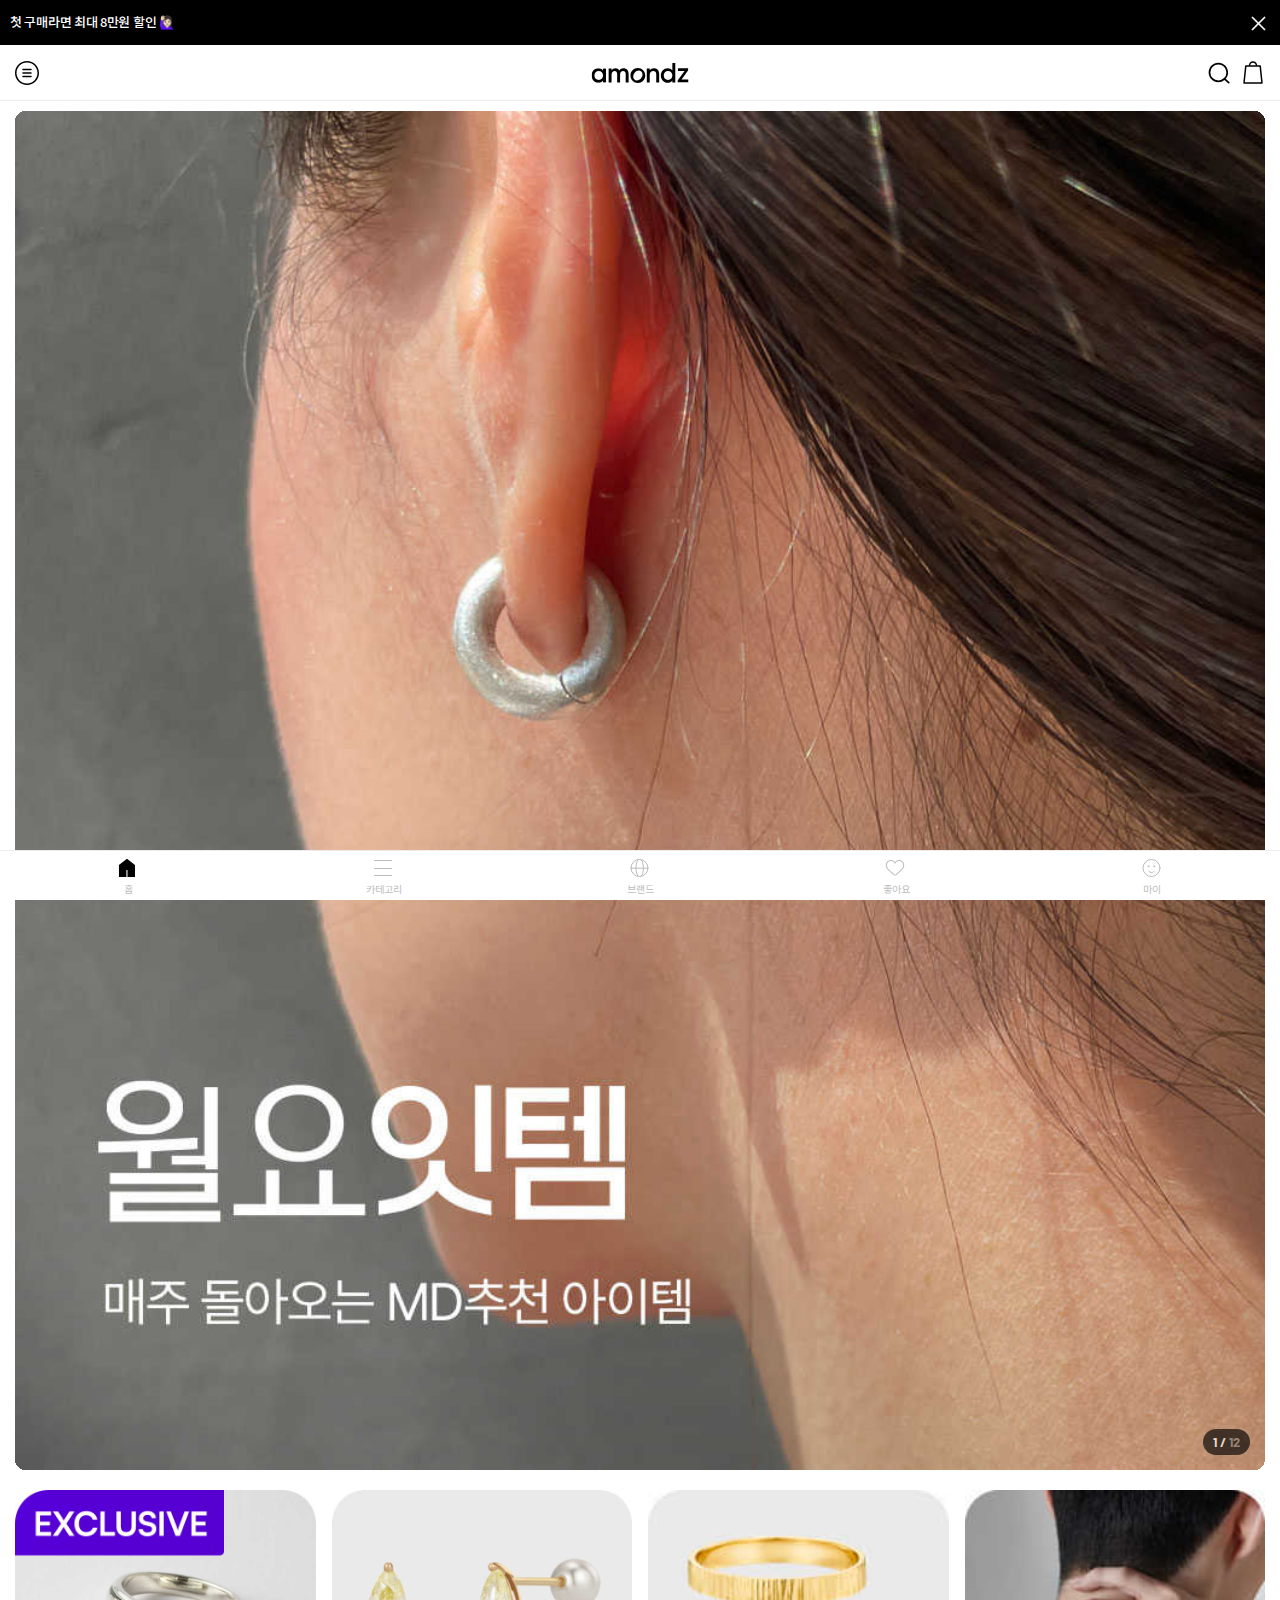
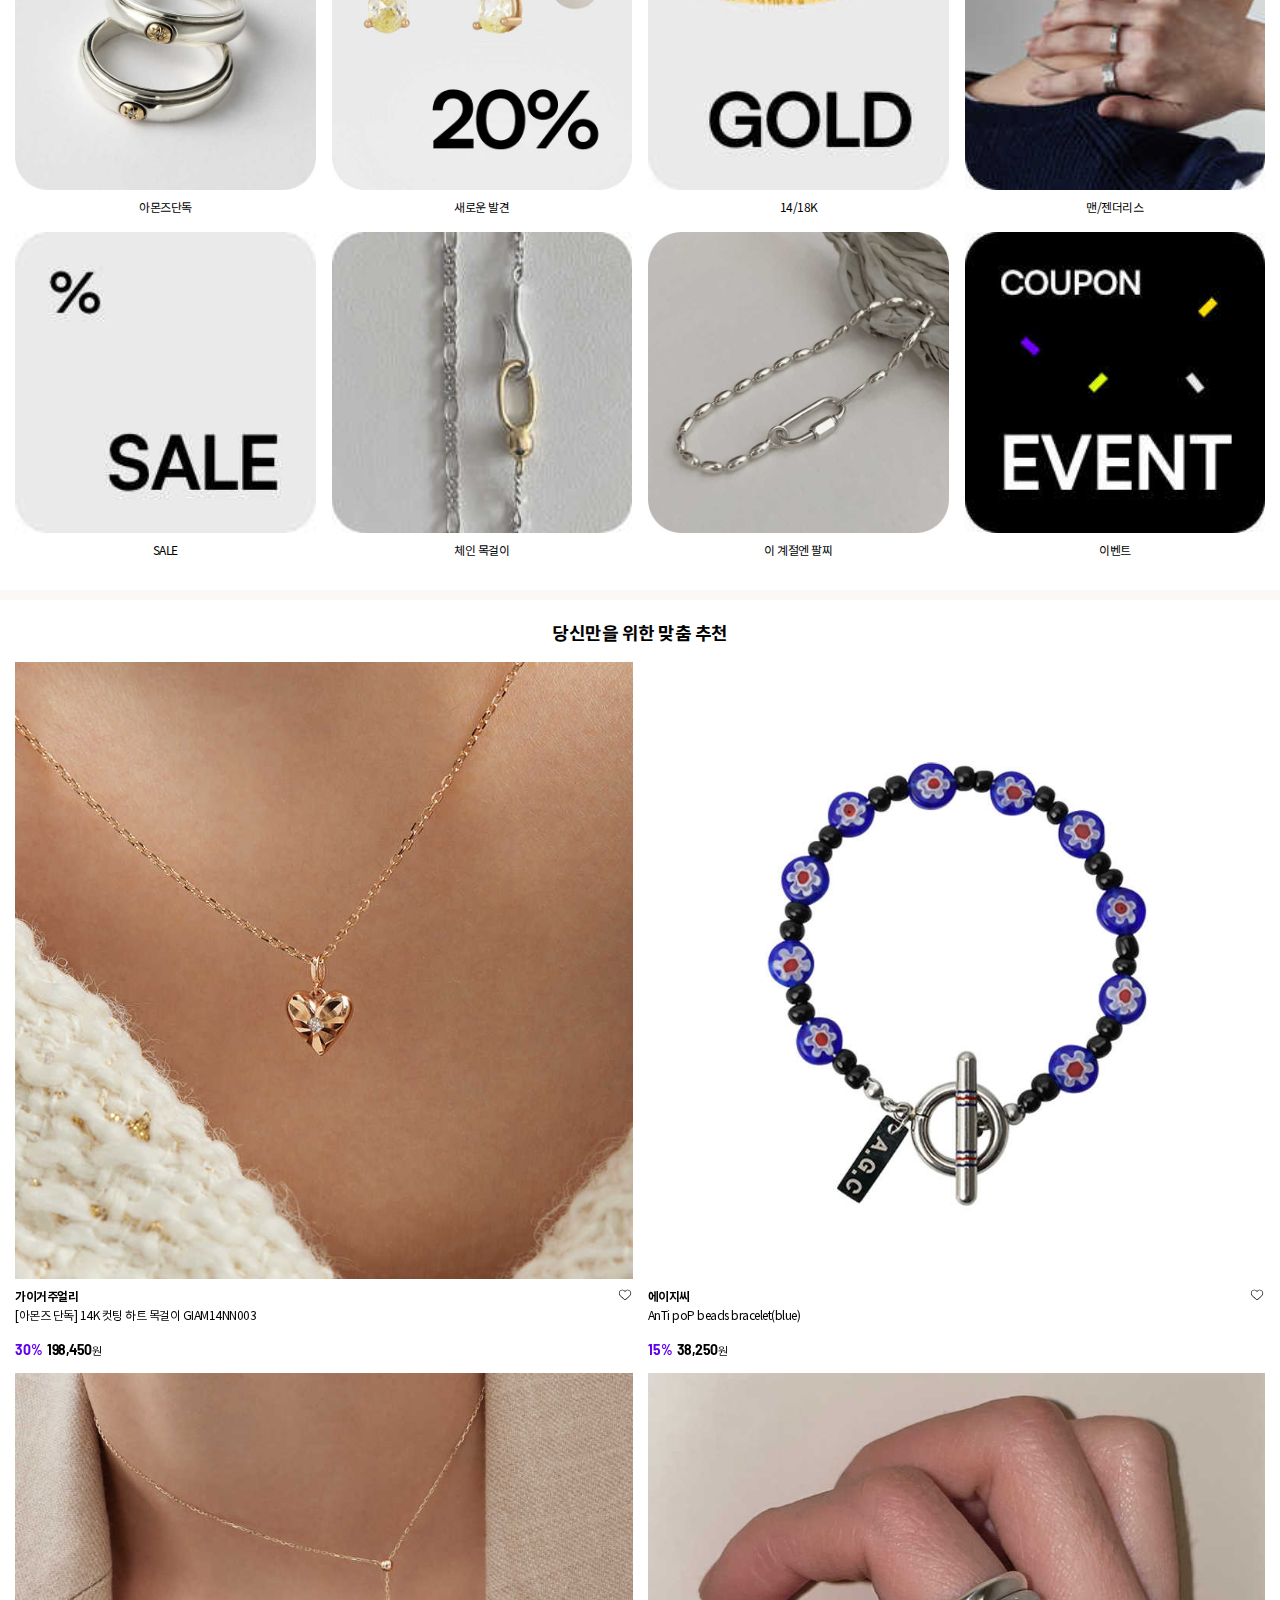
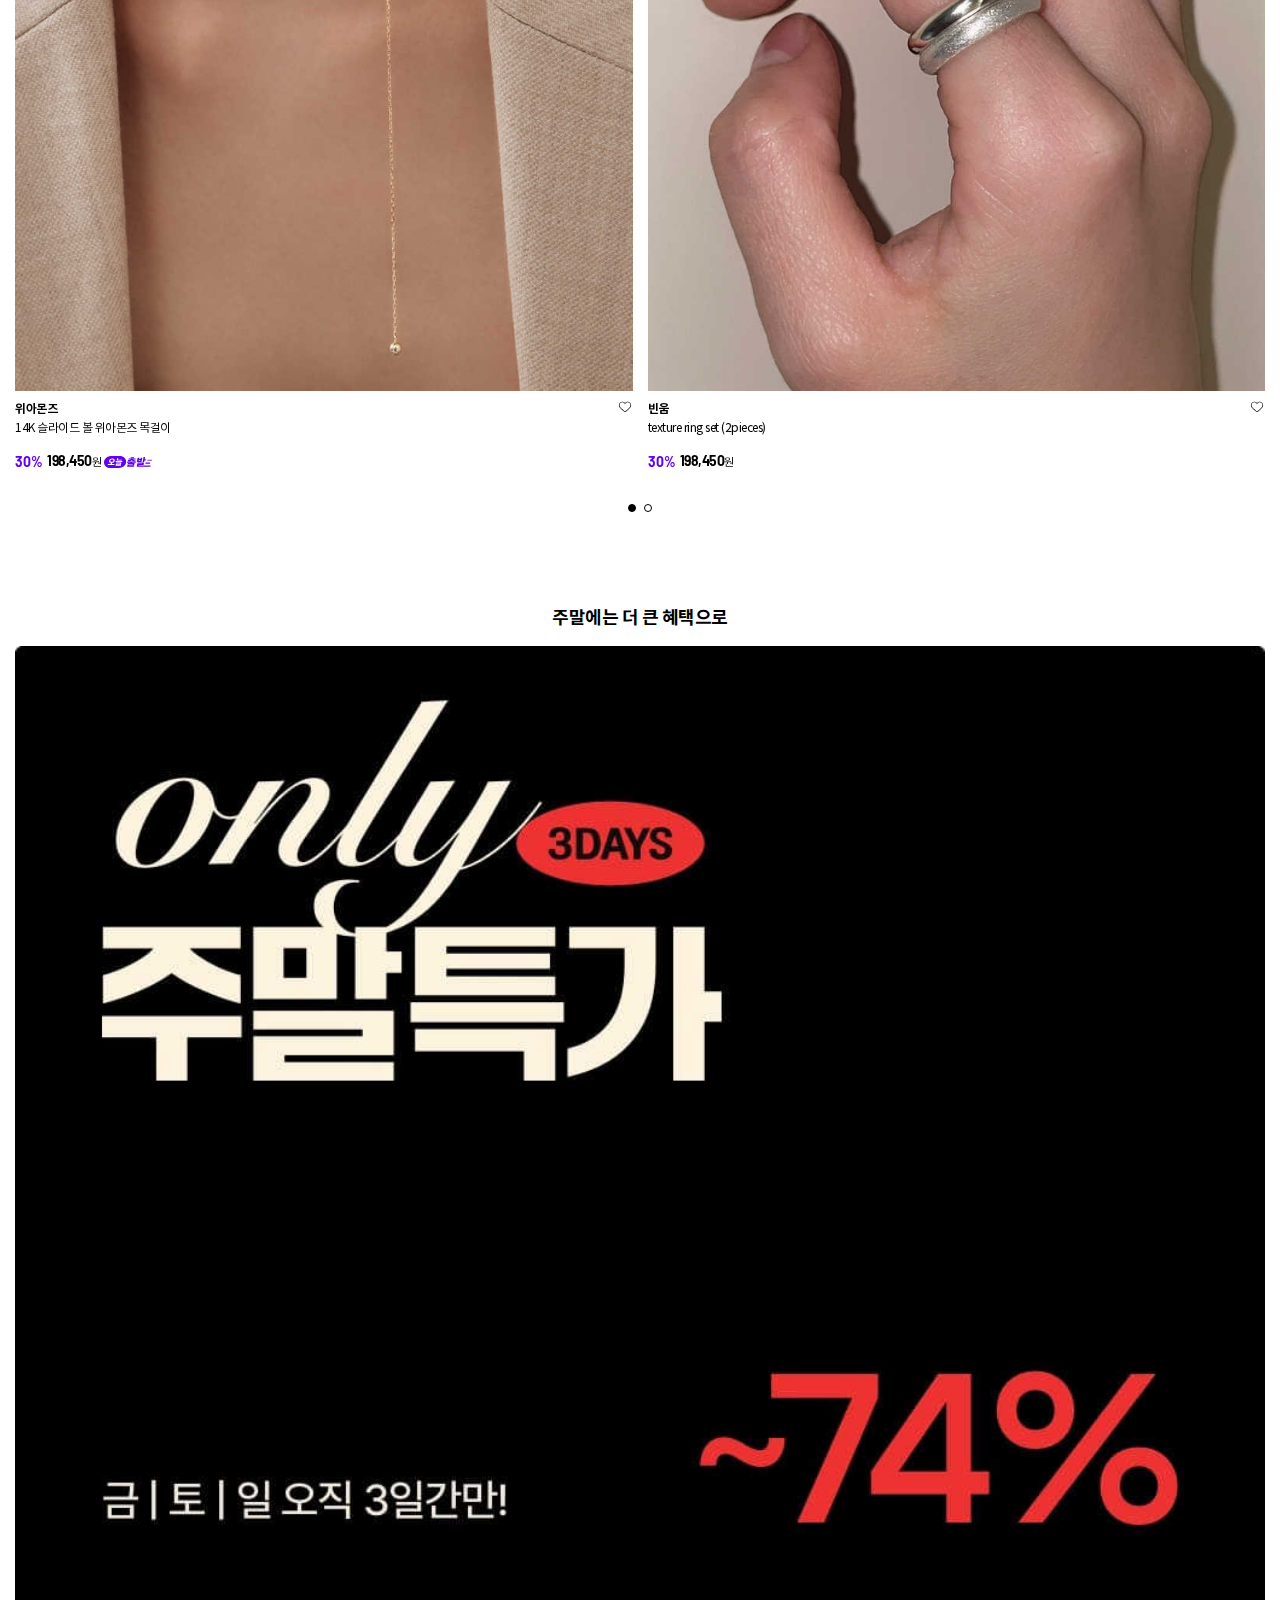
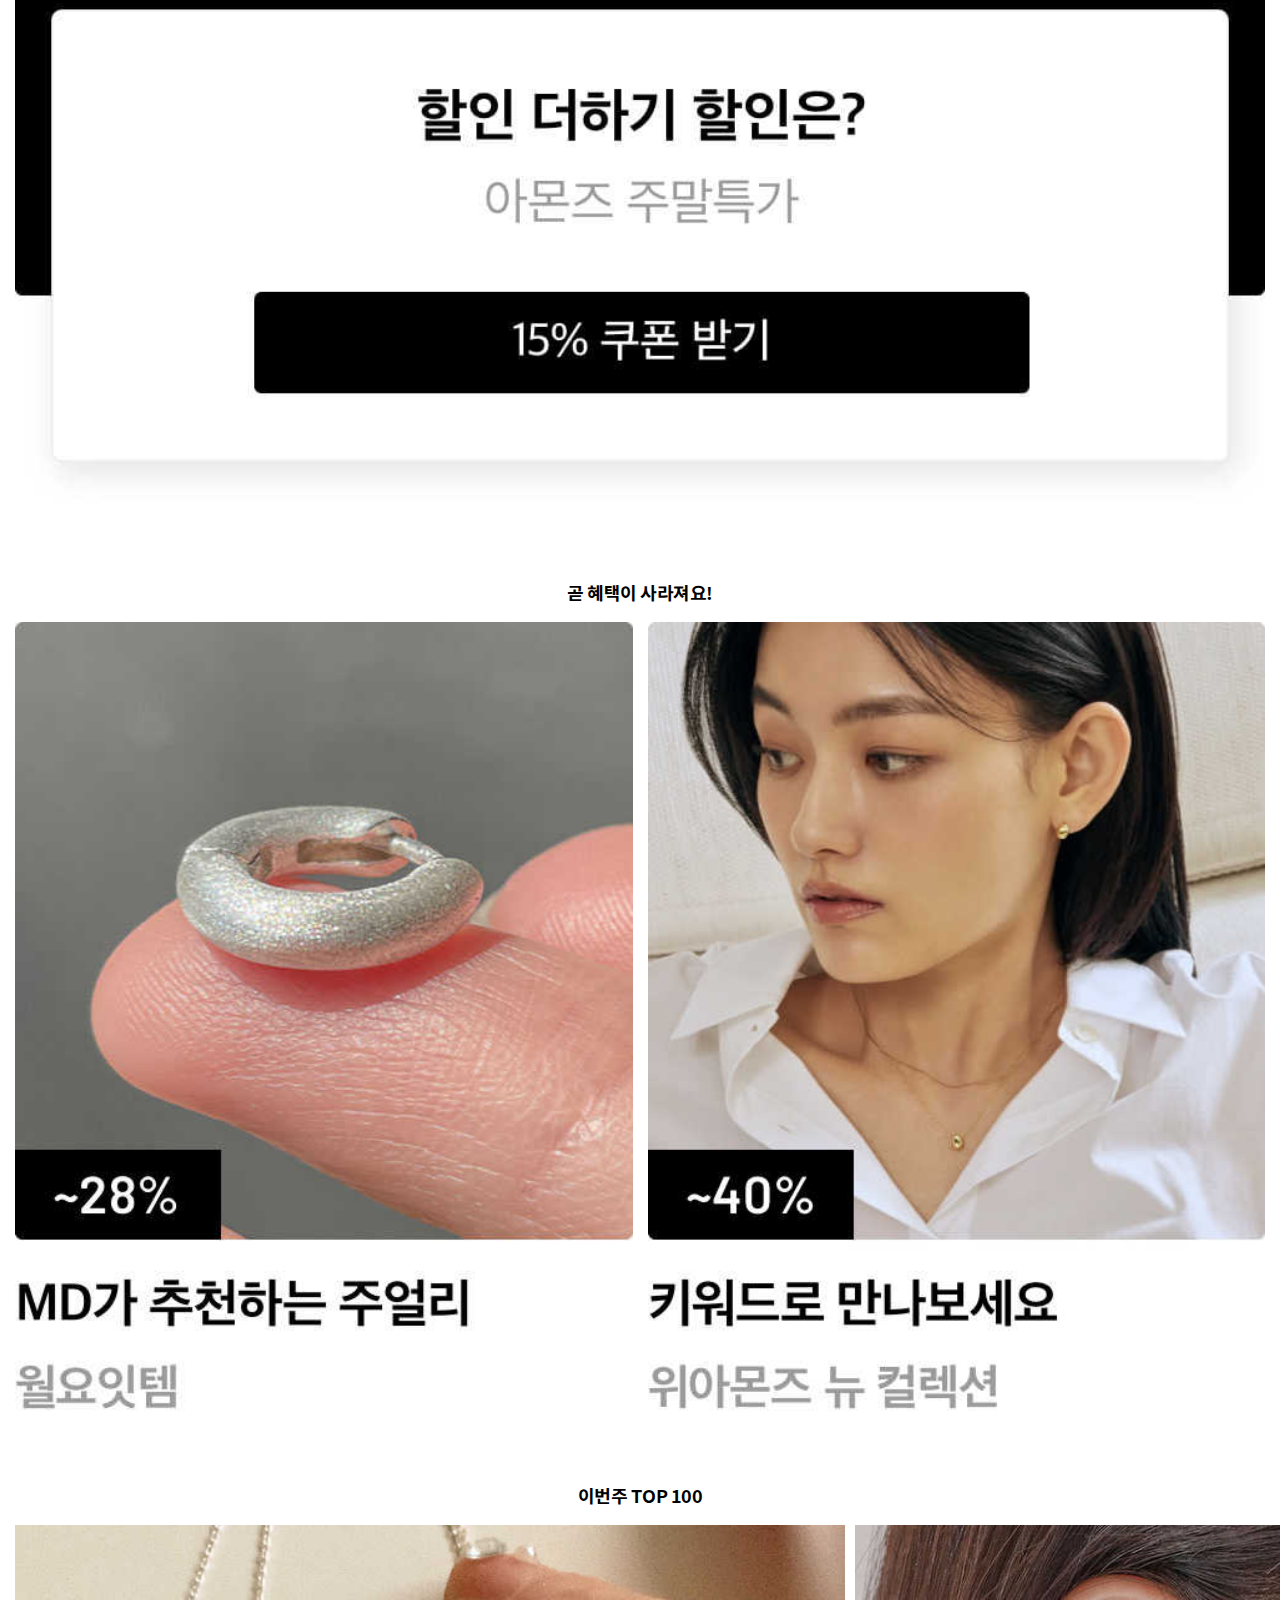
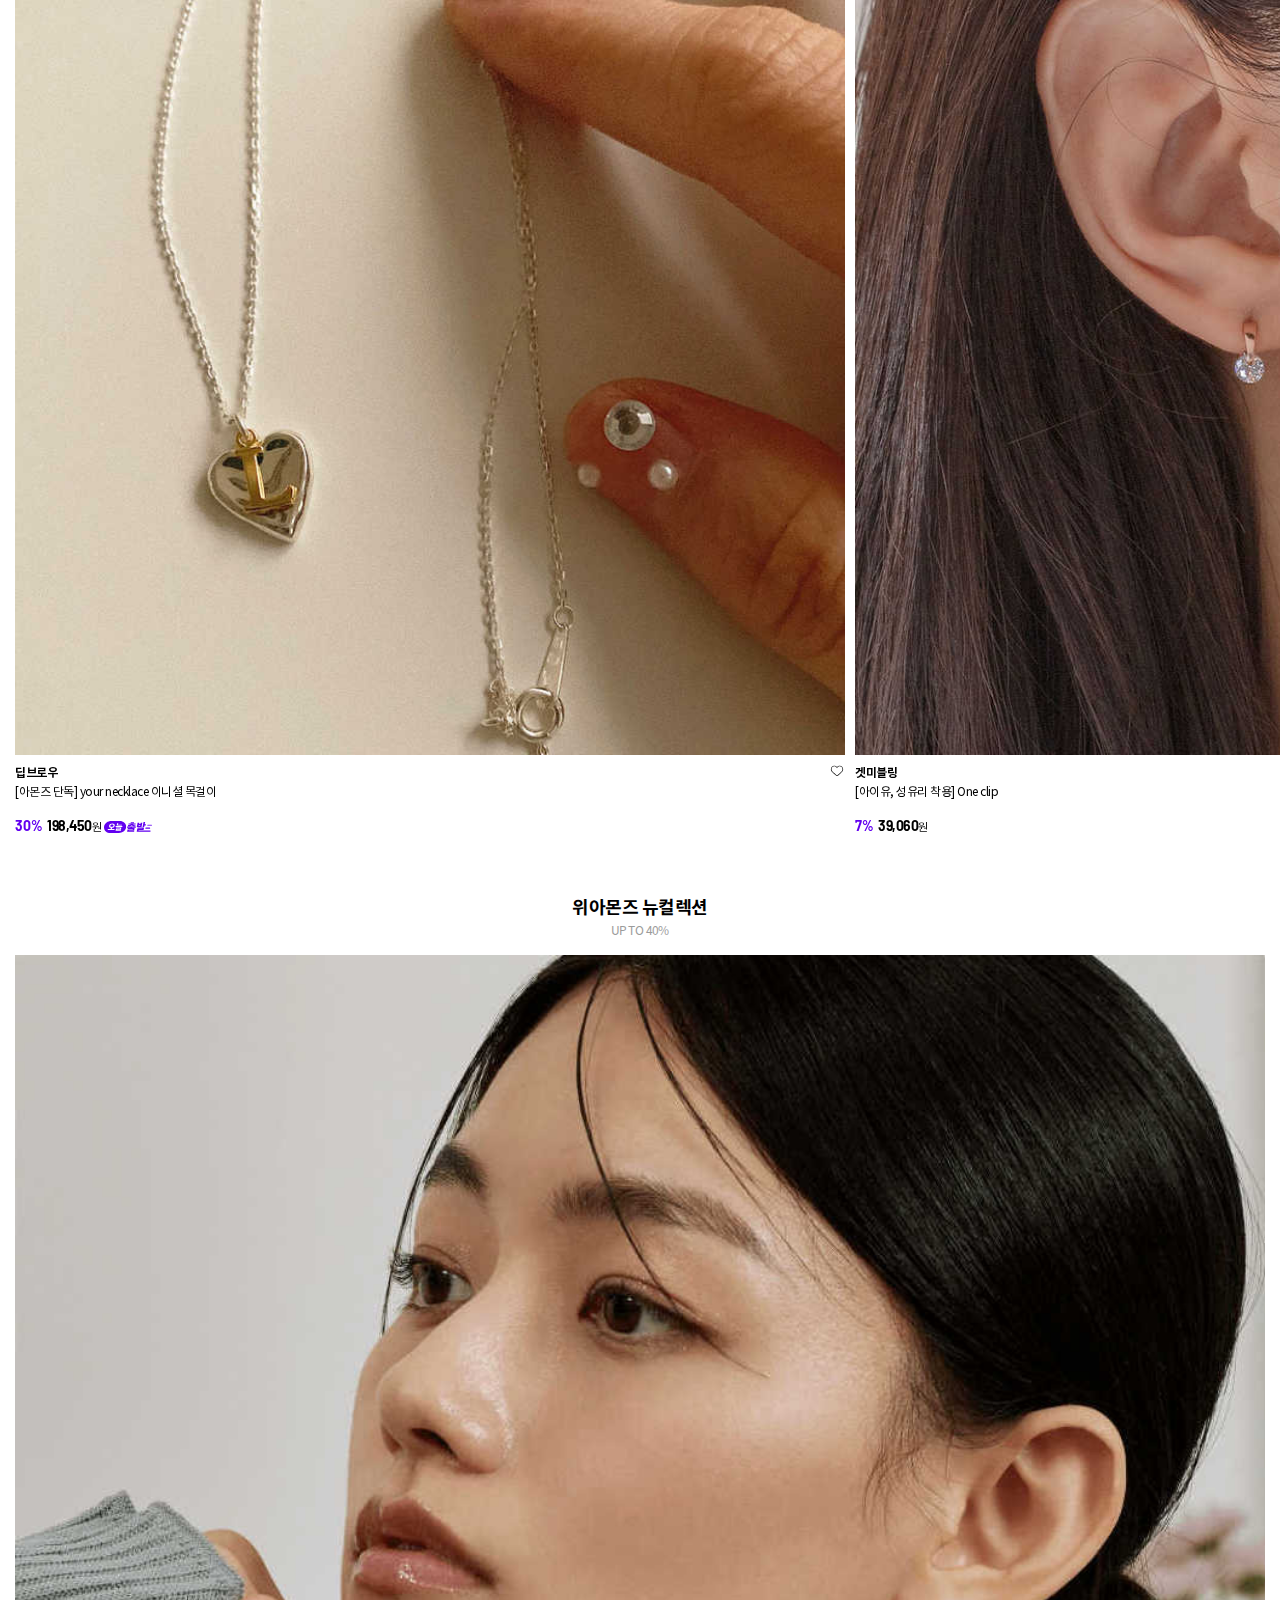
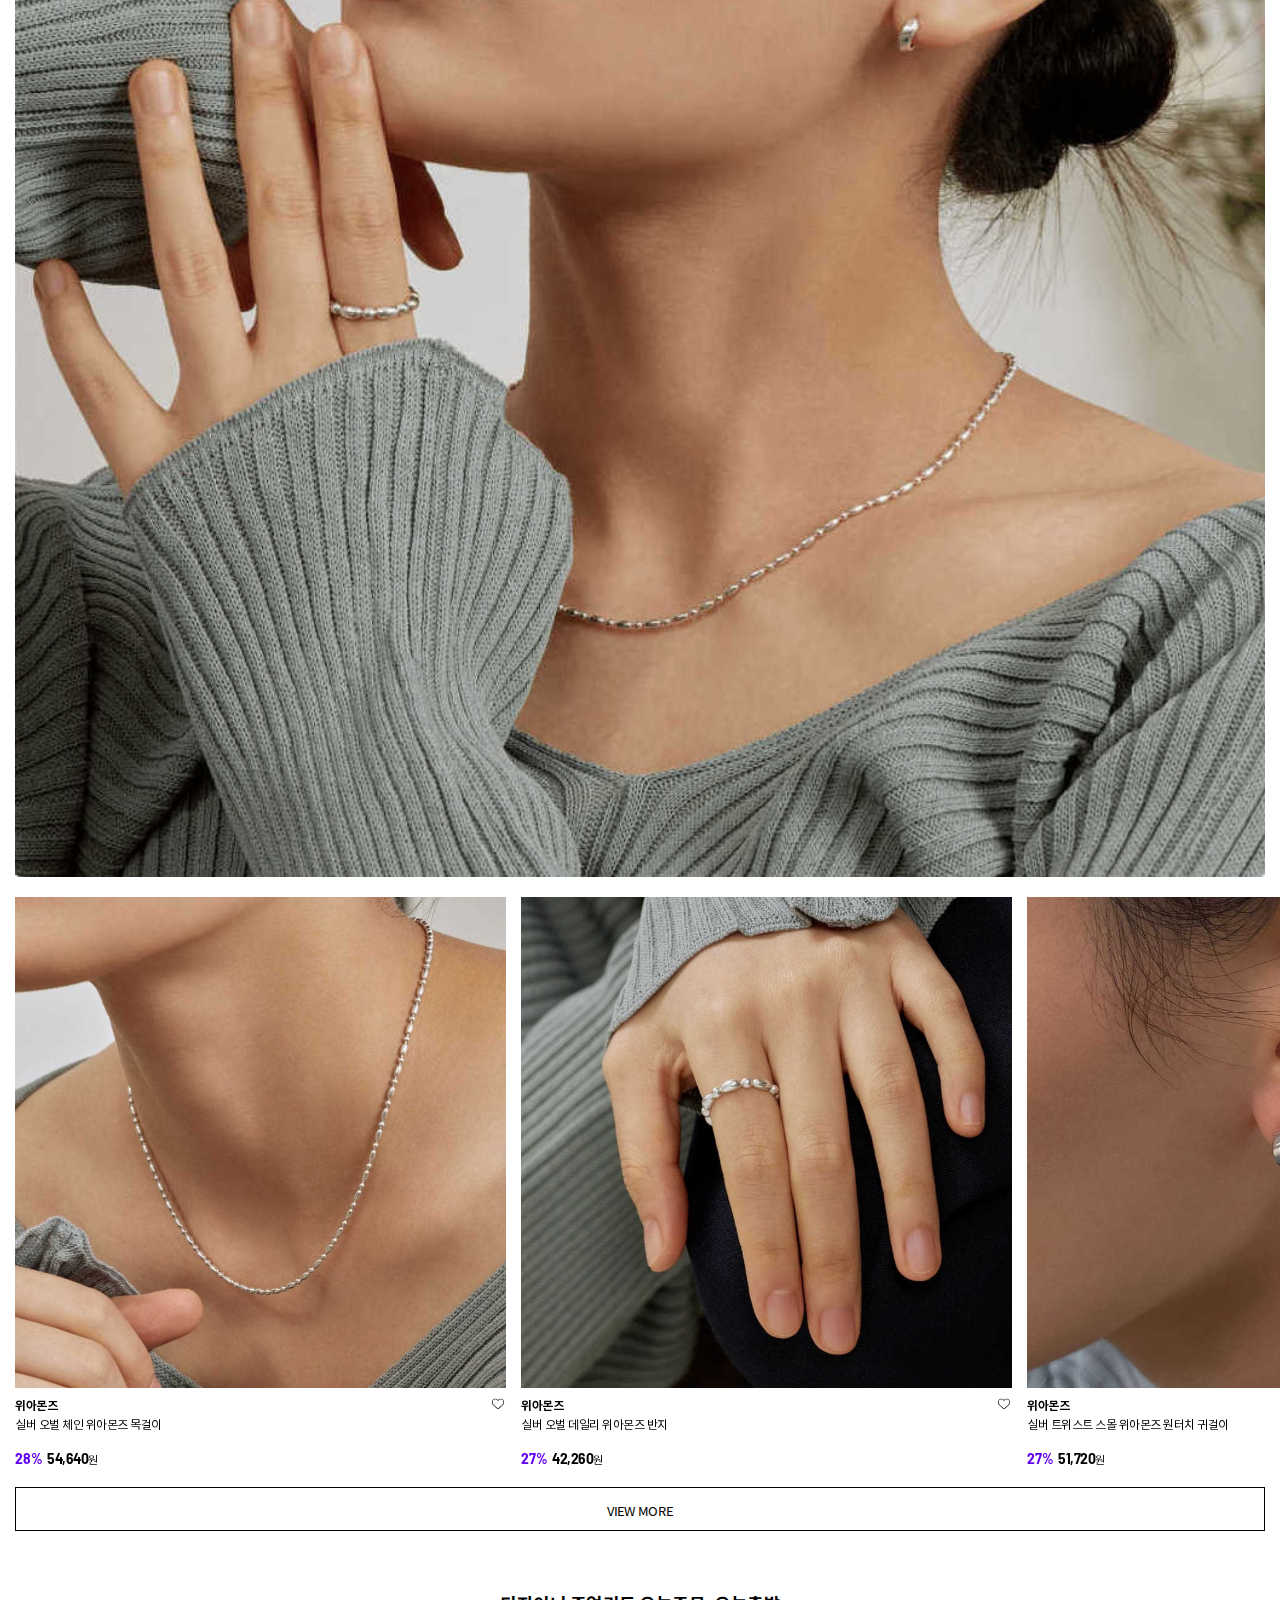
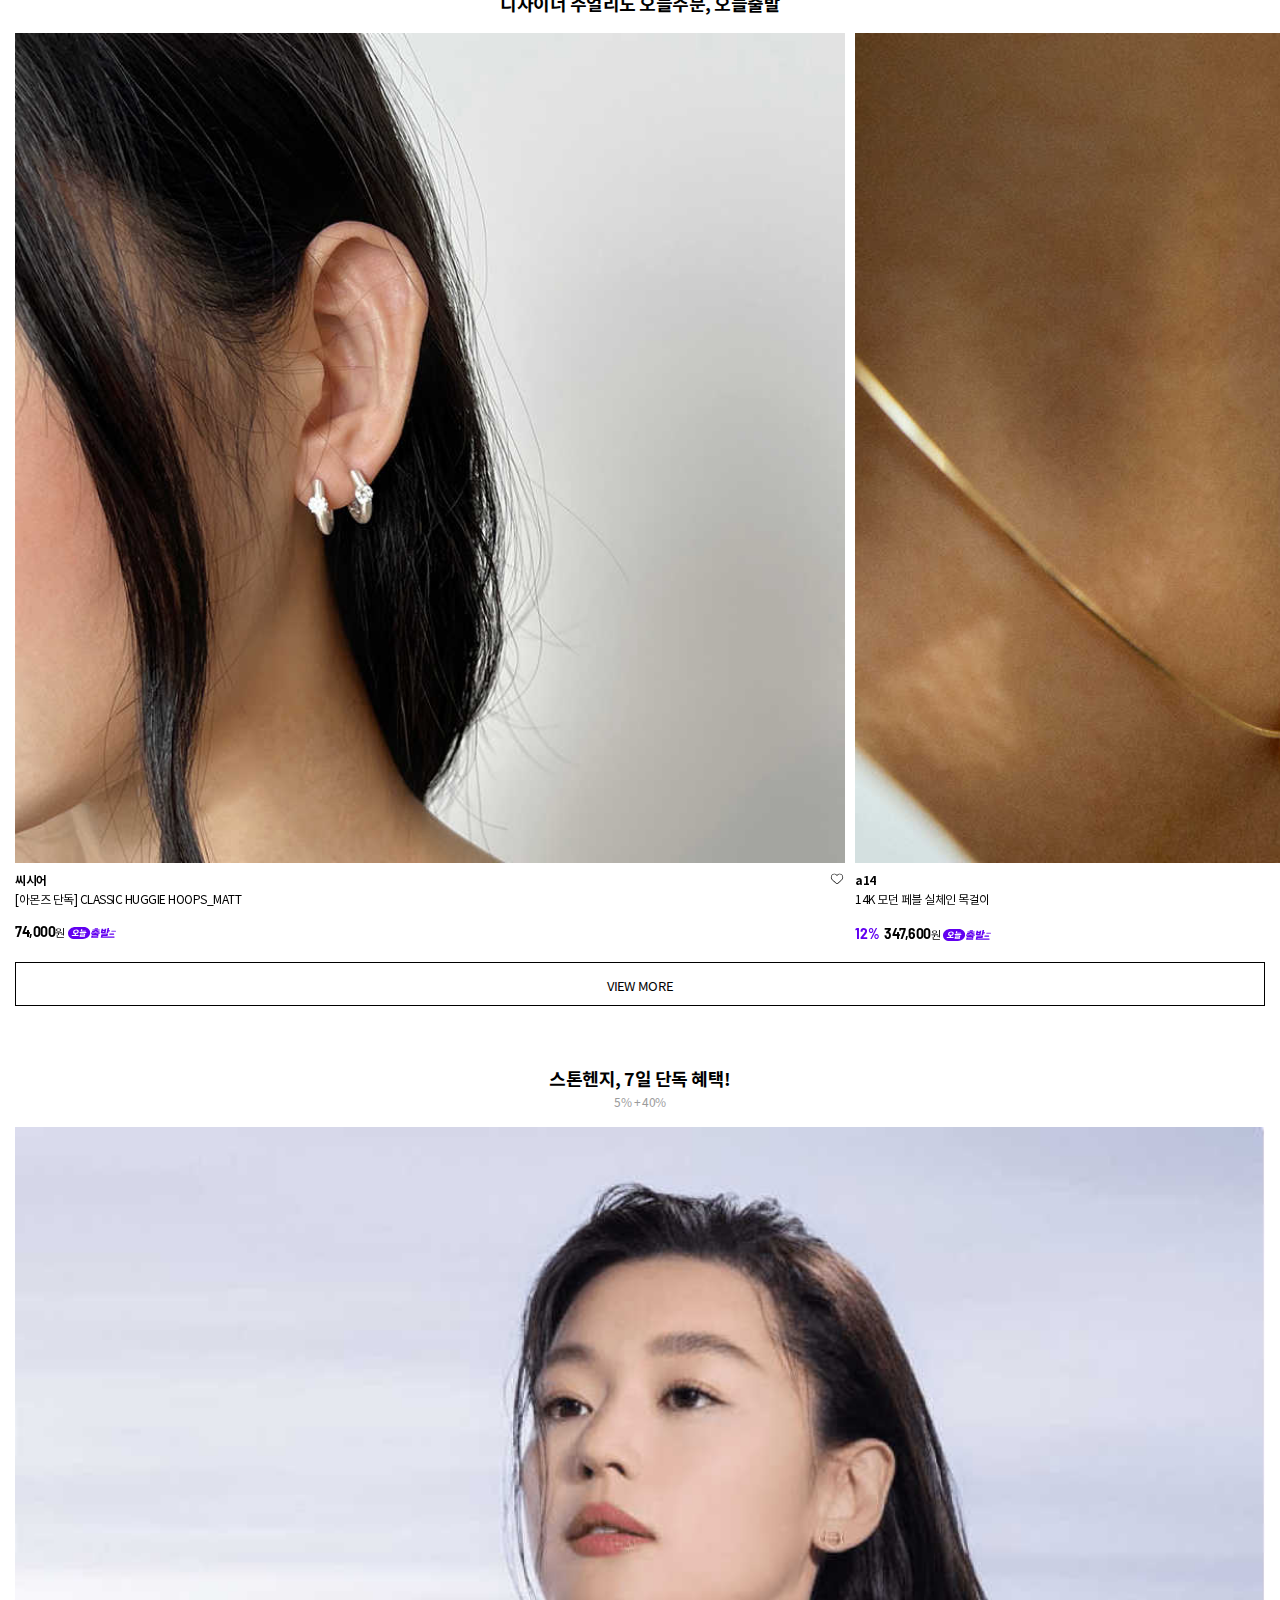
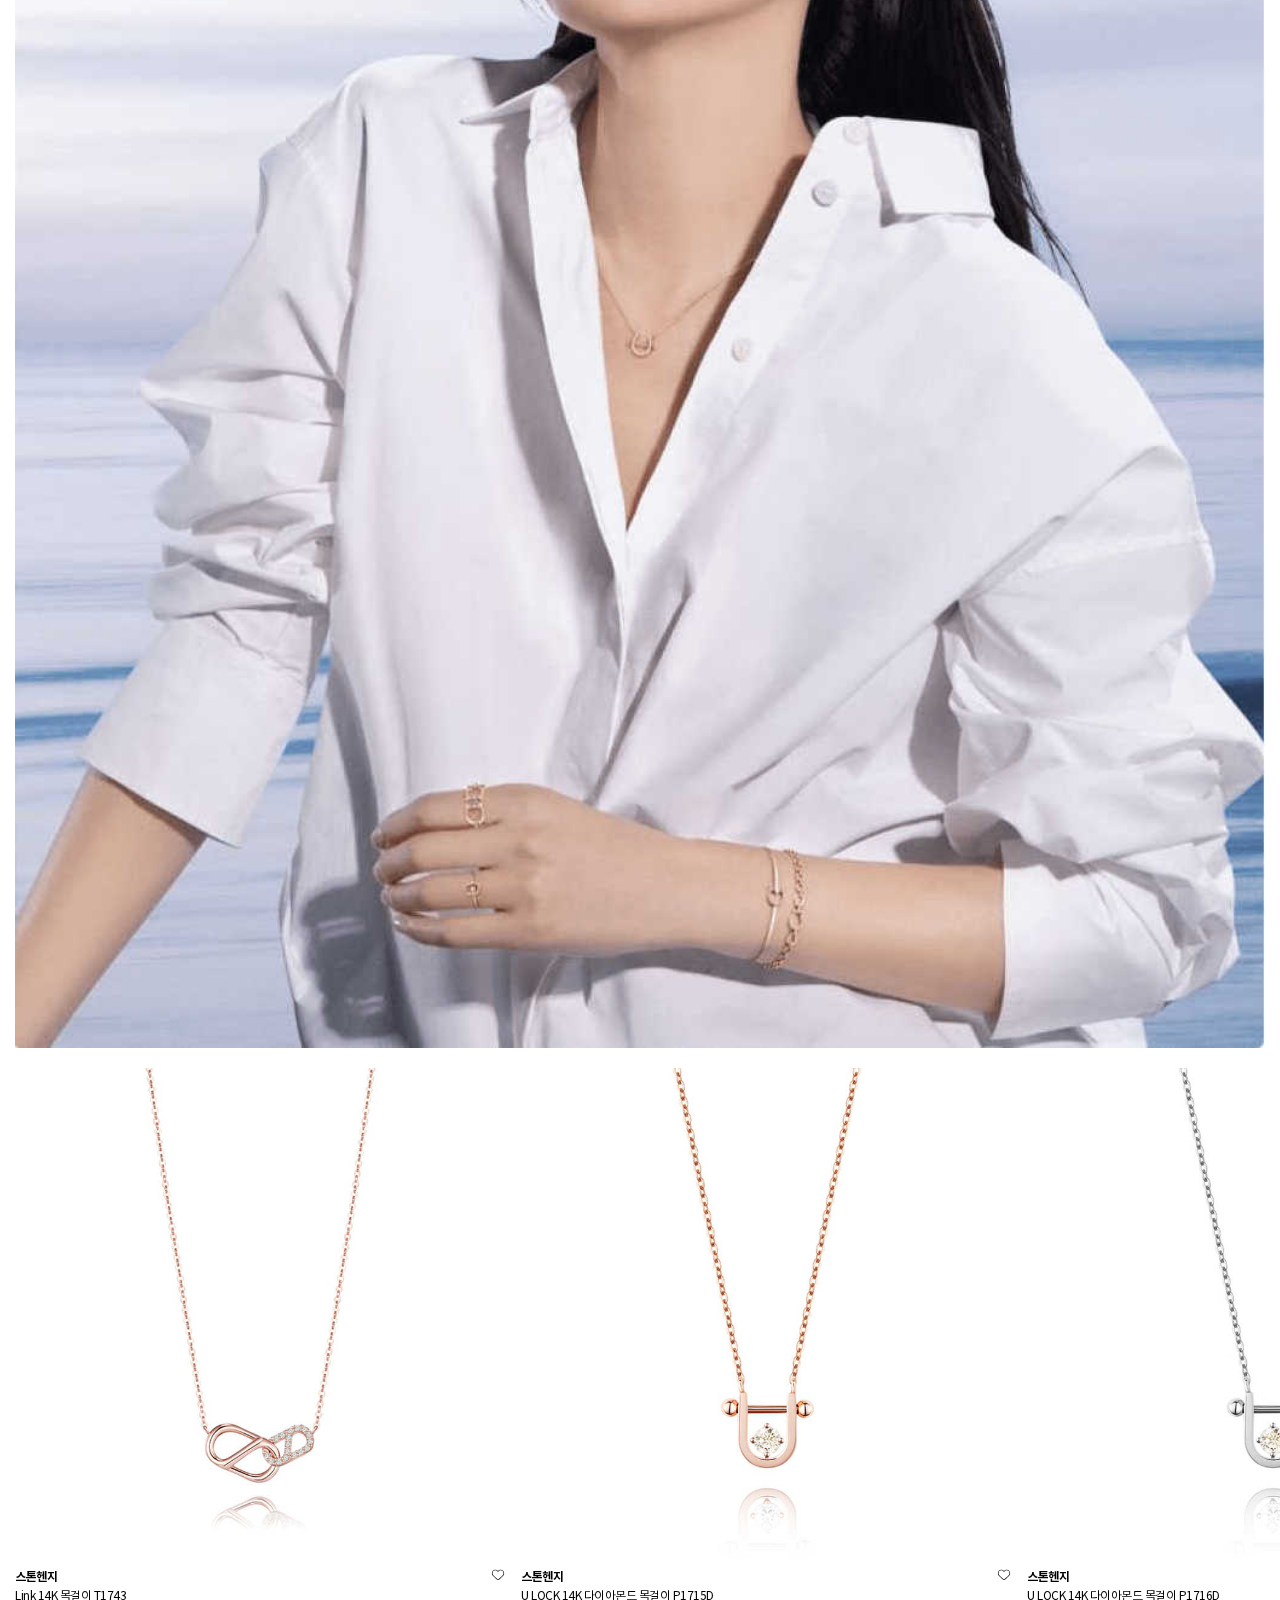
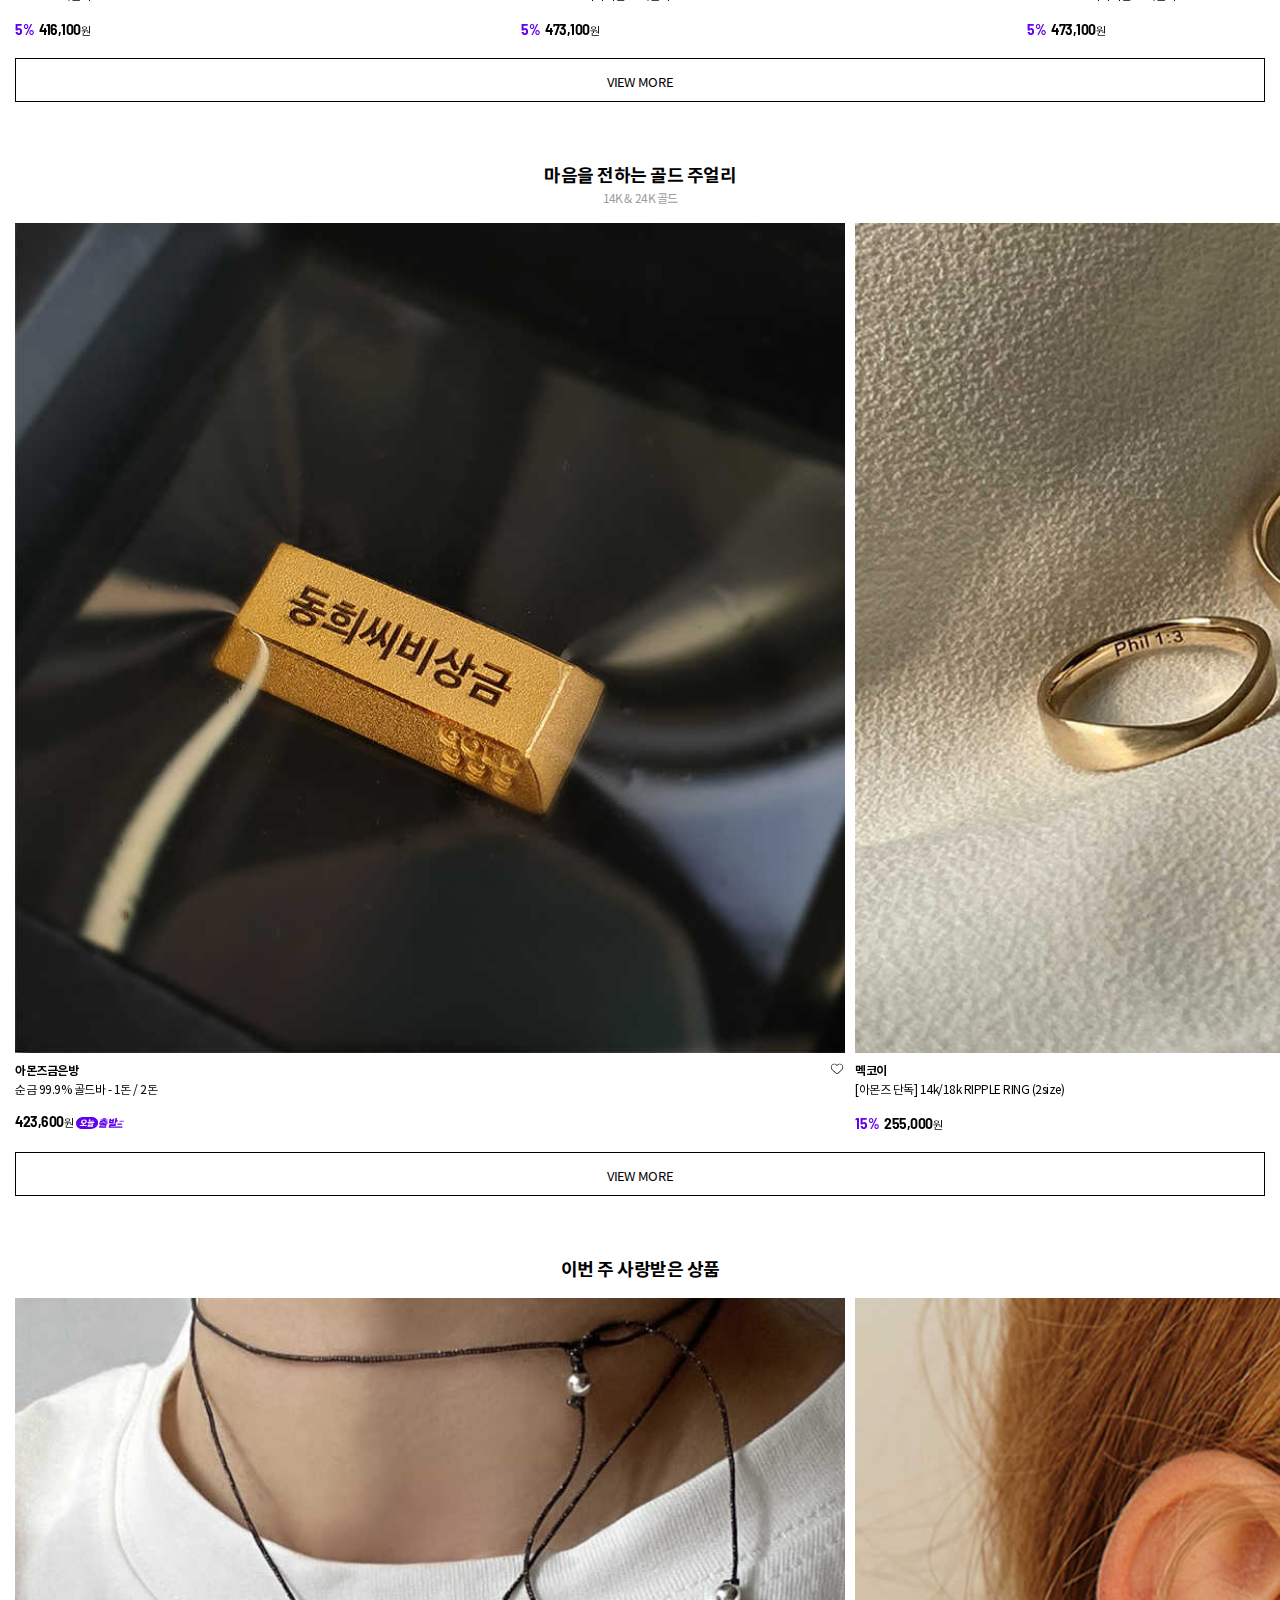
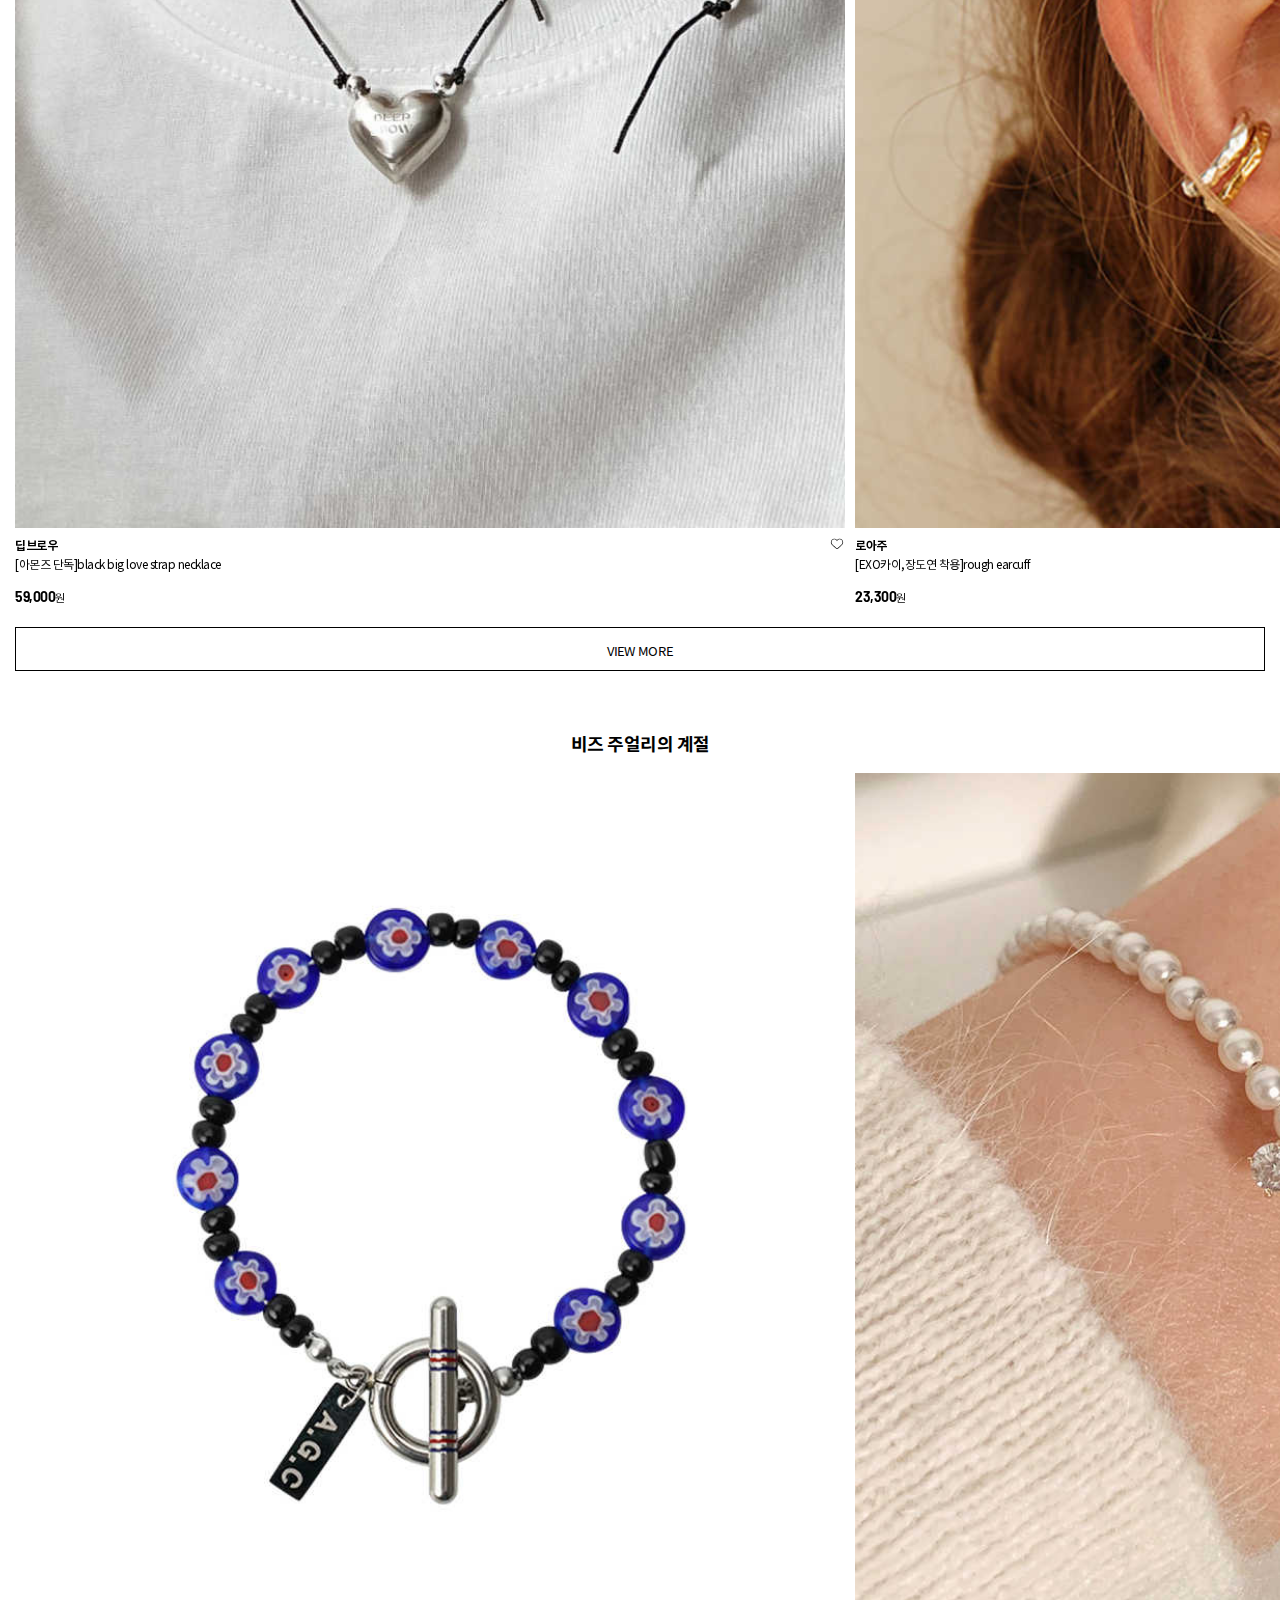
<file: index.html>
<!DOCTYPE html>
<html lang="en">

<head>
    <meta charset="UTF-8">
    <meta http-equiv="X-UA-Compatible" content="IE=edge">
    <meta name="viewport" content="width=device-width, initial-scale=1.0, maximum-scale=1, minimum-scale=1">
    <title>빛나는 나를 위한 주얼리 쇼핑앱, 아몬즈</title>
    <link rel="stylesheet" href="./assets/css/layout.css">
    <link rel="stylesheet" href="./assets/css/main.css">
    <link rel="stylesheet" href="https://cdn.jsdelivr.net/npm/swiper@9/swiper-bundle.min.css" />
</head>

<body>
    <div class="ad-wrap" aria-label="상단 광고">
        <a href="" class="link-sale">
            <span>첫 구매라면 최대 8만원 할인 🙋🏻‍♀️</span>
            <em class="sale">할인받기</em>
        </a>
        <button class="btn-close" aria-label="광고 닫기"><img src="./assets/img/close-w.png" alt></button>
    </div>
    <header class="header">
        <div class="header-area">
            <h1 class="logo-wrap">
                <a href="">
                    <svg role="img" aria-label="amondz-logo" width="97" height="20" viewBox="0 0 97 20"
                        xmlns="http://www.w3.org/2000/svg" xmlns:xlink="http://www.w3.org/1999/xlink">
                        <defs>
                            <path id="r7gwngiowa" d="M0 0h14.473v14.59H0z"></path>
                        </defs>
                        <g fill-rule="evenodd">
                            <path
                                d="M86.457 5.188v2.815h6.567l-6.847 9.376v1.992H97v-2.816h-6.96l6.68-9.375V5.188zM76.088 5.188c2.12 0 3.725.887 4.759 2.33V0h2.938v19.417h-2.938v-1.995c-1.034 1.47-2.639 2.356-4.76 2.356-3.7 0-6.775-3.19-6.775-7.296 0-4.132 3.075-7.294 6.776-7.294m4.759 7.294c0-2.579-1.85-4.438-4.298-4.438-2.45 0-4.298 1.86-4.298 4.438 0 2.58 1.849 4.44 4.298 4.44s4.298-1.86 4.298-4.44M67.668 10.902v8.515h-2.94v-8.211c0-2.108-1.197-3.217-3.045-3.217-1.931 0-3.454 1.167-3.454 3.996v7.432h-2.94V5.547h2.94v1.775c.897-1.44 2.366-2.134 4.215-2.134 3.047 0 5.224 2.108 5.224 5.714M51.02 11.543c.015-1.285-.45-2.393-1.308-3.13-.65-.557-1.48-.851-2.398-.851-1.514 0-3.08.802-4.187 2.15-1.846 2.244-1.897 5.313-.11 6.84.65.558 1.48.852 2.398.852 1.514 0 3.08-.802 4.187-2.15.9-1.092 1.404-2.412 1.418-3.71m-4.657-6.578c4.15 0 7.4 3.3 7.4 7.516 0 4.215-3.25 7.518-7.4 7.518-4.148 0-7.398-3.303-7.398-7.518 0-4.216 3.25-7.516 7.398-7.516M37.134 10.819v8.598h-2.94v-8.405c0-1.94-1.033-3.023-2.638-3.023-1.741 0-2.964 1.138-2.964 3.661v7.767h-2.939v-8.405c0-1.94-.951-3.023-2.556-3.023-1.66 0-3.021 1.138-3.021 3.661v7.767H17.14V5.547h2.936v1.665c.872-1.36 2.205-2.024 3.89-2.024 1.77 0 3.074.803 3.864 2.192.898-1.444 2.339-2.192 4.162-2.192 3.072 0 5.142 2.163 5.142 5.63">
                            </path>
                            <g transform="translate(0 5.188)">
                                <mask id="59awzkkpeb" fill="#fff">
                                    <use xlink:href="#r7gwngiowa"></use>
                                </mask>
                                <path
                                    d="M11.534 7.293c0-2.578-1.849-4.437-4.298-4.437-2.448 0-4.297 1.859-4.297 4.437 0 2.582 1.849 4.44 4.297 4.44 2.45 0 4.298-1.858 4.298-4.44zM14.473.358v13.87h-2.939v-1.995c-1.033 1.47-2.639 2.356-4.76 2.356C3.075 14.59 0 11.4 0 7.293 0 3.162 3.075 0 6.775 0c2.12 0 3.726.887 4.76 2.33V.358h2.938z"
                                    mask="url(#59awzkkpeb)"></path>
                            </g>
                        </g>
                    </svg>
                </a>
            </h1>
            <div class="btn-wrap">
                <button class="btn-menu" aria-label="카테고리 열기">
                    <svg width="24" height="24" viewBox="0 0 24 24" xmlns="http://www.w3.org/2000/svg">
                        <path
                            d="M12 0c6.627 0 12 5.373 12 12s-5.373 12-12 12S0 18.627 0 12 5.373 0 12 0zm0 1.5C6.201 1.5 1.5 6.201 1.5 12S6.201 22.5 12 22.5 22.5 17.799 22.5 12 17.799 1.5 12 1.5zm4 13.25a.75.75 0 0 1 .102 1.493L16 16.25H8a.75.75 0 0 1-.102-1.493L8 14.75h8zm0-3.5a.75.75 0 0 1 .102 1.493L16 12.75H8a.75.75 0 0 1-.102-1.493L8 11.25h8zm0-3.5a.75.75 0 0 1 .102 1.493L16 9.25H8a.75.75 0 0 1-.102-1.493L8 7.75h8z"
                            fill="#000" fill-rule="evenodd" />
                    </svg>
                </button>
            </div>
            <div class="btn-container">
                <div class="btn-wrap">
                    <button class="btn-search">
                        <svg width="24" height="24" viewBox="0 0 24 24" xmlns="http://www.w3.org/2000/svg">
                            <path
                                d="M11.356 1.72c5.362 0 9.71 4.348 9.71 9.71 0 2.427-.891 4.646-2.363 6.348l3.572 3.253a.85.85 0 0 1-1.054 1.329l-.09-.072-3.65-3.324a9.67 9.67 0 0 1-6.125 2.176c-5.363 0-9.71-4.348-9.71-9.71 0-5.362 4.347-9.71 9.71-9.71zm0 1.7a8.01 8.01 0 1 0 0 16.02 8.01 8.01 0 0 0 0-16.02z"
                                fill="#000" fill-rule="evenodd" />
                        </svg>
                    </button>
                </div>
                <div class="btn-wrap">
                    <a href="" class="btn-cart" aria-label="장바구니">
                        <svg width="24" height="24" viewBox="0 0 24 24" xmlns="http://www.w3.org/2000/svg">
                            <g fill="none" fill-rule="evenodd">
                                <path d="M0 0h24v24H0z" />
                                <path stroke="#000" stroke-width="1.5" stroke-linejoin="round"
                                    d="M4.799 5H19.21L21 22H3z" />
                                <path d="M15.503 4.5a3.5 3.5 0 0 0-7 0" stroke="#000" stroke-width="1.5"
                                    stroke-linecap="round" stroke-linejoin="round" />
                            </g>
                        </svg>
                    </a>
                </div>
            </div>
        </div>

        <div class="cate-area">
            <div class="login-wrap">
                <a href="" class="logo-box">
                    <svg role="img" aria-label="amondz-logo" width="97" height="20" viewBox="0 0 97 20"
                        xmlns="http://www.w3.org/2000/svg" xmlns:xlink="http://www.w3.org/1999/xlink">
                        <defs>
                            <path id="r7gwngiowa" d="M0 0h14.473v14.59H0z"></path>
                        </defs>
                        <g fill-rule="evenodd">
                            <path
                                d="M86.457 5.188v2.815h6.567l-6.847 9.376v1.992H97v-2.816h-6.96l6.68-9.375V5.188zM76.088 5.188c2.12 0 3.725.887 4.759 2.33V0h2.938v19.417h-2.938v-1.995c-1.034 1.47-2.639 2.356-4.76 2.356-3.7 0-6.775-3.19-6.775-7.296 0-4.132 3.075-7.294 6.776-7.294m4.759 7.294c0-2.579-1.85-4.438-4.298-4.438-2.45 0-4.298 1.86-4.298 4.438 0 2.58 1.849 4.44 4.298 4.44s4.298-1.86 4.298-4.44M67.668 10.902v8.515h-2.94v-8.211c0-2.108-1.197-3.217-3.045-3.217-1.931 0-3.454 1.167-3.454 3.996v7.432h-2.94V5.547h2.94v1.775c.897-1.44 2.366-2.134 4.215-2.134 3.047 0 5.224 2.108 5.224 5.714M51.02 11.543c.015-1.285-.45-2.393-1.308-3.13-.65-.557-1.48-.851-2.398-.851-1.514 0-3.08.802-4.187 2.15-1.846 2.244-1.897 5.313-.11 6.84.65.558 1.48.852 2.398.852 1.514 0 3.08-.802 4.187-2.15.9-1.092 1.404-2.412 1.418-3.71m-4.657-6.578c4.15 0 7.4 3.3 7.4 7.516 0 4.215-3.25 7.518-7.4 7.518-4.148 0-7.398-3.303-7.398-7.518 0-4.216 3.25-7.516 7.398-7.516M37.134 10.819v8.598h-2.94v-8.405c0-1.94-1.033-3.023-2.638-3.023-1.741 0-2.964 1.138-2.964 3.661v7.767h-2.939v-8.405c0-1.94-.951-3.023-2.556-3.023-1.66 0-3.021 1.138-3.021 3.661v7.767H17.14V5.547h2.936v1.665c.872-1.36 2.205-2.024 3.89-2.024 1.77 0 3.074.803 3.864 2.192.898-1.444 2.339-2.192 4.162-2.192 3.072 0 5.142 2.163 5.142 5.63">
                            </path>
                            <g transform="translate(0 5.188)">
                                <mask id="59awzkkpeb" fill="#fff">
                                    <use xlink:href="#r7gwngiowa"></use>
                                </mask>
                                <path
                                    d="M11.534 7.293c0-2.578-1.849-4.437-4.298-4.437-2.448 0-4.297 1.859-4.297 4.437 0 2.582 1.849 4.44 4.297 4.44 2.45 0 4.298-1.858 4.298-4.44zM14.473.358v13.87h-2.939v-1.995c-1.033 1.47-2.639 2.356-4.76 2.356C3.075 14.59 0 11.4 0 7.293 0 3.162 3.075 0 6.775 0c2.12 0 3.726.887 4.76 2.33V.358h2.938z"
                                    mask="url(#59awzkkpeb)"></path>
                            </g>
                        </g>
                    </svg>
                </a>
                <div class="login-box">
                    <a href="">로그인</a>
                    <a href="">마이</a>
                </div>
            </div>
            <div class="cate-inner">
                <div class="cate-wrap">
                    <h3 class="title-wrap">카테고리</h3>
                    <ul class="cate-list">
                        <li class="cate-item"><a href="">반지</a></li>
                        <li class="cate-item"><a href="">목걸이</a></li>
                        <li class="cate-item"><a href="">귀걸이</a></li>
                        <li class="cate-item"><a href="">이어커프</a></li>
                        <li class="cate-item"><a href="">팔찌</a></li>
                        <li class="cate-item"><a href="">발찌</a></li>
                        <li class="cate-item"><a href="">향수</a></li>
                        <li class="cate-item"><a href="">헤어</a></li>
                    </ul>
                    <a href="" class="link-more">더보기 +</a>
                    <ul class="cate-list more">
                        <li class="cate-item"><a href="">타임피스</a></li>
                        <li class="cate-item"><a href="">펜던트</a></li>
                        <li class="cate-item"><a href="">ACC</a></li>
                        <li class="cate-item"><a href="">DIGITAL</a></li>
                        <li class="cate-item"><a href="">베스트</a></li>
                        <li class="cate-item"><a href="">아몬즈 단독</a></li>
                        <li class="cate-item"><a href="">14/18K</a></li>
                        <li class="cate-item"><a href="">24K</a></li>
                        <li class="cate-item"><a href="">커플 주얼리</a></li>
                        <li class="cate-item"><a href="">맨 주얼리</a></li>
                        <li class="cate-item"><a href="">오늘 출발</a></li>
                        <li class="cate-item"><a href="">글로벌</a></li>
                    </ul>
                </div>
                <div class="cate-wrap brand">
                    <h3 class="title-wrap">브랜드</h3>
                    <div class="down-box">
                        <div class="text-wrap">
                            <a href="" class="logo-box">
                                <svg role="img" aria-label="amondz-logo" width="97" height="20" viewBox="0 0 97 20"
                                    xmlns="http://www.w3.org/2000/svg" xmlns:xlink="http://www.w3.org/1999/xlink">
                                    <defs>
                                        <path id="r7gwngiowa" d="M0 0h14.473v14.59H0z"></path>
                                    </defs>
                                    <g fill-rule="evenodd">
                                        <path
                                            d="M86.457 5.188v2.815h6.567l-6.847 9.376v1.992H97v-2.816h-6.96l6.68-9.375V5.188zM76.088 5.188c2.12 0 3.725.887 4.759 2.33V0h2.938v19.417h-2.938v-1.995c-1.034 1.47-2.639 2.356-4.76 2.356-3.7 0-6.775-3.19-6.775-7.296 0-4.132 3.075-7.294 6.776-7.294m4.759 7.294c0-2.579-1.85-4.438-4.298-4.438-2.45 0-4.298 1.86-4.298 4.438 0 2.58 1.849 4.44 4.298 4.44s4.298-1.86 4.298-4.44M67.668 10.902v8.515h-2.94v-8.211c0-2.108-1.197-3.217-3.045-3.217-1.931 0-3.454 1.167-3.454 3.996v7.432h-2.94V5.547h2.94v1.775c.897-1.44 2.366-2.134 4.215-2.134 3.047 0 5.224 2.108 5.224 5.714M51.02 11.543c.015-1.285-.45-2.393-1.308-3.13-.65-.557-1.48-.851-2.398-.851-1.514 0-3.08.802-4.187 2.15-1.846 2.244-1.897 5.313-.11 6.84.65.558 1.48.852 2.398.852 1.514 0 3.08-.802 4.187-2.15.9-1.092 1.404-2.412 1.418-3.71m-4.657-6.578c4.15 0 7.4 3.3 7.4 7.516 0 4.215-3.25 7.518-7.4 7.518-4.148 0-7.398-3.303-7.398-7.518 0-4.216 3.25-7.516 7.398-7.516M37.134 10.819v8.598h-2.94v-8.405c0-1.94-1.033-3.023-2.638-3.023-1.741 0-2.964 1.138-2.964 3.661v7.767h-2.939v-8.405c0-1.94-.951-3.023-2.556-3.023-1.66 0-3.021 1.138-3.021 3.661v7.767H17.14V5.547h2.936v1.665c.872-1.36 2.205-2.024 3.89-2.024 1.77 0 3.074.803 3.864 2.192.898-1.444 2.339-2.192 4.162-2.192 3.072 0 5.142 2.163 5.142 5.63">
                                        </path>
                                        <g transform="translate(0 5.188)">
                                            <mask id="59awzkkpeb" fill="#fff">
                                                <use xlink:href="#r7gwngiowa"></use>
                                            </mask>
                                            <path
                                                d="M11.534 7.293c0-2.578-1.849-4.437-4.298-4.437-2.448 0-4.297 1.859-4.297 4.437 0 2.582 1.849 4.44 4.297 4.44 2.45 0 4.298-1.858 4.298-4.44zM14.473.358v13.87h-2.939v-1.995c-1.033 1.47-2.639 2.356-4.76 2.356C3.075 14.59 0 11.4 0 7.293 0 3.162 3.075 0 6.775 0c2.12 0 3.726.887 4.76 2.33V.358h2.938z"
                                                mask="url(#59awzkkpeb)"></path>
                                        </g>
                                    </g>
                                </svg>
                            </a>
                            <div class="text-box">
                                <span>빛나는 나를 위한 주얼리 쇼핑앱</span>
                                <span>신규회원이라면 전상품 20% 할인</span>
                            </div>
                        </div>
                        <a href="" class="link-download">
                            <span>앱 다운로드</span>
                            <svg width="16" height="16" viewBox="0 0 16 16" xmlns="http://www.w3.org/2000/svg">
                                <g fill="none" fill-rule="evenodd">
                                    <path fill="#FFF" d="M-319-760H56v882h-375z" />
                                    <g transform="translate(-294 -17)">
                                        <rect fill="#F7F7F7" width="325" height="95" rx="13" />
                                        <path
                                            d="M295.333 31.886h13.199v-1.042h-13.199v1.042zm6.078-13.552V27.8l-4.17-4.172-.737.737 5.428 5.429 5.429-5.43-.737-.736-4.171 4.172v-9.467h-1.042z"
                                            fill="#9B9B9B" />
                                    </g>
                                </g>
                            </svg>
                        </a>
                    </div>
                </div>
                <button class="btn-close" aria-label="카테고리 닫기">
                    <img src='./assets/img/close-b.png' alt>
                </button>
            </div>
        </div>
        <div class="search-wrap">
            <div class="search-inner">
                <form action="">
                    <fieldset>
                        <legend class="blind">제품검색</legend>
                        <img src="./assets/img/search.png" alt="검색 아이콘">
                        <input type="text" placeholder="궁금한 주얼리를 검색해보세요!">
                    </fieldset>
                    <button class="btn-cancel" aria-label="검색창 닫기">취소</button>
                </form>
                <div class="rec-wrap">
                    <h3 class="title-wrap">추천 검색어</h3>
                    <ul class="word-list">
                        <li class="word-item"><a href="">진주목걸이</a></li>
                        <li class="word-item"><a href="">하트 스트링</a></li>
                        <li class="word-item"><a href="">슬라이드볼</a></li>
                        <li class="word-item"><a href="">마즈</a></li>
                        <li class="word-item"><a href="">원터치</a></li>
                        <li class="word-item"><a href="">하트 주얼리</a></li>
                        <li class="word-item"><a href="">체인반지</a></li>
                        <li class="word-item"><a href="">커플링</a></li>
                    </ul>
                </div>
                <div class="rec-wrap">
                    <h3 class="title-wrap">추천 상품</h3>
                    <div class="swiper3">
                        <ul class="swiper-wrapper">
                            <li class="swiper-slide">
                                <a href="">
                                    <div class="thumb-box"><img src="assets/img/search-01.jpg" alt></div>
                                    <div class="prod-wrap">
                                        <div class="title-box">
                                            <em>인오도르</em>
                                            <p>Mingle ring</p>
                                        </div>
                                    </div>
                                </a>
                            </li>
                            <li class="swiper-slide">
                                <a href="">
                                    <div class="thumb-box"><img src="assets/img/search-02.jpg" alt></div>
                                    <div class="prod-wrap">
                                        <div class="title-box">
                                            <em>모움</em>
                                            <p>[아몬즈 단독] 'Veining' 17N (Silver)</p>
                                        </div>
                                    </div>
                                </a>
                            </li>
                            <li class="swiper-slide">
                                <a href="">
                                    <div class="thumb-box"><img src="assets/img/search-03.jpg" alt></div>
                                    <div class="prod-wrap">
                                        <div class="title-box">
                                            <em>스튜디오 레이그흐</em>
                                            <p>[아몬즈 단독] 2WAY ROPE NECKLACE 019</p>
                                        </div>
                                    </div>
                                </a>
                            </li>
                        </ul>
                    </div>
                </div>
            </div>
        </div>
    </header>
    <main>
        <section class="section-wrapper">
            <h2 class="blind">상품영역</h2>
            <section class="section sc-visual">
                <h3 class="blind">메인 슬라이드 영역</h3>
                <div class="swiper">
                    <div class="swiper-wrapper">
                        <div class="swiper-slide"><a href=""><img src="./assets/img/mainslide-01.jpeg"
                                    alt="md추천아이템할인"></a></div>
                        <div class="swiper-slide"><a href=""><img src="./assets/img/mainslide-02.jpeg"
                                    alt="실버아이템할인"></a></div>
                        <div class="swiper-slide"><a href=""><img src="./assets/img/mainslide-03.jpeg"
                                    alt="14k주얼리할인"></a></div>
                        <div class="swiper-slide"><a href=""><img src="./assets/img/mainslide-04.jpeg"
                                    alt="주얼리스타일링팁"></a></div>
                        <div class="swiper-slide"><a href=""><img src="./assets/img/mainslide-05.jpeg"
                                    alt="단하나의주얼리만사야한다면"></a></div>
                        <div class="swiper-slide"><a href=""><img src="./assets/img/mainslide-06.jpeg" alt="여름팔찌할인"></a>
                        </div>
                        <div class="swiper-slide"><a href=""><img src="./assets/img/mainslide-07.jpeg"
                                    alt="실버주얼리할인"></a></div>
                        <div class="swiper-slide"><a href=""><img src="./assets/img/mainslide-08.jpeg"
                                    alt="1064스튜디오모음전"></a></div>
                        <div class="swiper-slide"><a href=""><img src="./assets/img/mainslide-09.jpeg"
                                    alt="구름모양주얼리모음"></a></div>
                        <div class="swiper-slide"><a href=""><img src="./assets/img/mainslide-10.jpeg"
                                    alt="14k상품 40%할인"></a></div>
                        <div class="swiper-slide"><a href=""><img src="./assets/img/mainslide-11.jpeg"
                                    alt="인플루언서팝업리뷰"></a></div>
                        <div class="swiper-slide"><a href=""><img src="./assets/img/mainslide-12.jpeg" alt="신상품할인"></a>
                        </div>
                    </div>
                    <div class="pagination"></div>
                </div>
            </section>
            <section class="section sc-quick">
                <h3 class="blind">퀵메뉴 영역</h3>
                <ul class="quick-list">
                    <li class="quick-item"><a href=""><img src="./assets/img/quick-01.jpeg" alt><span>아몬즈단독</span></a>
                    </li>
                    <li class="quick-item"><a href=""><img src="./assets/img/quick-02.jpeg" alt><span>새로운 발견</span></a>
                    </li>
                    <li class="quick-item"><a href=""><img src="./assets/img/quick-03.jpeg" alt><span>14/18K</span></a>
                    </li>
                    <li class="quick-item"><a href=""><img src="./assets/img/quick-04.jpeg" alt><span>맨/젠더리스</span></a>
                    </li>
                    <li class="quick-item"><a href=""><img src="./assets/img/quick-05.jpeg" alt><span>SALE</span></a>
                    </li>
                    <li class="quick-item"><a href=""><img src="./assets/img/quick-06.jpeg" alt><span>체인 목걸이</span></a>
                    </li>
                    <li class="quick-item"><a href=""><img src="./assets/img/quick-07.jpeg" alt><span>이 계절엔
                                팔찌</span></a></li>
                    <li class="quick-item"><a href=""><img src="./assets/img/quick-08.jpeg" alt><span>이벤트</span></a>
                    </li>
                </ul>
            </section>
            <section class="section sc-rec">
                <div class="title-wrap">
                    <h3 class="title-text">당신만을 위한 맞춤 추천</h3>
                </div>
                <div class="swiper1">
                    <div class="swiper-wrapper">
                        <div class="swiper-slide">
                            <div class="prod-area">
                                <a href="">
                                </a>
                                <div class="thumb-box"><img src="assets/img/rec-01.jpeg" alt></div>
                                <div class="prod-wrap">
                                    <div class="title-box">
                                        <em>가이거주얼리</em>
                                        <p>[아몬즈 단독] 14K 컷팅 하트 목걸이 GIAM14NN003</p>
                                    </div>
                                    <button class="btn-like" aria-label="좋아요 버튼">
                                        <svg role="img" aria-label="좋아요 비활성화" width="16" height="16" viewBox="0 0 24 24"
                                            xmlns="http://www.w3.org/2000/svg">
                                            <path
                                                d="M15.824 4.005a5.068 5.068 0 0 0-3.753 1.937L12 6.036l-.07-.094A5.066 5.066 0 0 0 7.94 4C5.097 4 2.8 6.386 2.8 9.32a5.42 5.42 0 0 0 1.09 3.275l.124.158.382.449c1.175 1.338 3.37 3.338 6.587 6.004.663.55 1.626.54 2.279-.022l1.002-.869c3.007-2.626 4.895-4.449 5.691-5.505l.154-.215c.16-.208.312-.444.447-.695l.128-.256a.802.802 0 0 0 .059-.133c.294-.65.457-1.41.457-2.192C21.2 6.386 18.903 4 16.06 4l-.236.005zM16.06 5c2.282 0 4.14 1.93 4.14 4.32 0 .549-.098 1.082-.286 1.58l-.119.287-.006.013a4.521 4.521 0 0 1-.355.623l-.136.188c-.68 1.004-2.804 3.055-6.35 6.123l-.34.293a.765.765 0 0 1-.987.009l-1.058-.884c-2.714-2.287-4.564-4.01-5.541-5.155l-.118-.14A4.42 4.42 0 0 1 3.8 9.32C3.8 6.93 5.658 5 7.94 5c1.526 0 2.897.845 3.619 2.196l.441.826.441-.826C13.163 5.845 14.534 5 16.06 5z"
                                                fill="#000000" fill-rule="evenodd"></path>
                                        </svg>
                                    </button>
                                    <p class="price-wrap">
                                        <em class="sale">30%</em>
                                        <span class="curr"><strong>198,450</strong>원</span>
                                    </p>
                                </div>
                            </div>
                            <div class="prod-area">
                                <a href="">
                                </a>
                                <div class="thumb-box"><img src="assets/img/rec-02.jpeg" alt></div>
                                <div class="prod-wrap">
                                    <div class="title-box">
                                        <em>에이지씨</em>
                                        <p>AnTi poP beads bracelet(blue)</p>
                                    </div>
                                    <button class="btn-like" aria-label="좋아요 버튼">
                                        <svg role="img" aria-label="좋아요 비활성화" width="16" height="16" viewBox="0 0 24 24"
                                            xmlns="http://www.w3.org/2000/svg">
                                            <path
                                                d="M15.824 4.005a5.068 5.068 0 0 0-3.753 1.937L12 6.036l-.07-.094A5.066 5.066 0 0 0 7.94 4C5.097 4 2.8 6.386 2.8 9.32a5.42 5.42 0 0 0 1.09 3.275l.124.158.382.449c1.175 1.338 3.37 3.338 6.587 6.004.663.55 1.626.54 2.279-.022l1.002-.869c3.007-2.626 4.895-4.449 5.691-5.505l.154-.215c.16-.208.312-.444.447-.695l.128-.256a.802.802 0 0 0 .059-.133c.294-.65.457-1.41.457-2.192C21.2 6.386 18.903 4 16.06 4l-.236.005zM16.06 5c2.282 0 4.14 1.93 4.14 4.32 0 .549-.098 1.082-.286 1.58l-.119.287-.006.013a4.521 4.521 0 0 1-.355.623l-.136.188c-.68 1.004-2.804 3.055-6.35 6.123l-.34.293a.765.765 0 0 1-.987.009l-1.058-.884c-2.714-2.287-4.564-4.01-5.541-5.155l-.118-.14A4.42 4.42 0 0 1 3.8 9.32C3.8 6.93 5.658 5 7.94 5c1.526 0 2.897.845 3.619 2.196l.441.826.441-.826C13.163 5.845 14.534 5 16.06 5z"
                                                fill="#000000" fill-rule="evenodd"></path>
                                        </svg>
                                    </button>
                                    <p class="price-wrap">
                                        <em class="sale">15%</em>
                                        <span class="curr"><strong>38,250</strong>원</span>
                                    </p>
                                </div>
                            </div>
                            <div class="prod-area">
                                <a href="">
                                </a>
                                <div class="thumb-box"><img src="assets/img/rec-03.jpeg" alt></div>
                                <div class="prod-wrap">
                                    <div class="title-box">
                                        <em>위아몬즈</em>
                                        <p>14K 슬라이드 볼 위아몬즈 목걸이</p>
                                    </div>
                                    <button class="btn-like" aria-label="좋아요 버튼">
                                        <svg role="img" aria-label="좋아요 비활성화" width="16" height="16" viewBox="0 0 24 24"
                                            xmlns="http://www.w3.org/2000/svg">
                                            <path
                                                d="M15.824 4.005a5.068 5.068 0 0 0-3.753 1.937L12 6.036l-.07-.094A5.066 5.066 0 0 0 7.94 4C5.097 4 2.8 6.386 2.8 9.32a5.42 5.42 0 0 0 1.09 3.275l.124.158.382.449c1.175 1.338 3.37 3.338 6.587 6.004.663.55 1.626.54 2.279-.022l1.002-.869c3.007-2.626 4.895-4.449 5.691-5.505l.154-.215c.16-.208.312-.444.447-.695l.128-.256a.802.802 0 0 0 .059-.133c.294-.65.457-1.41.457-2.192C21.2 6.386 18.903 4 16.06 4l-.236.005zM16.06 5c2.282 0 4.14 1.93 4.14 4.32 0 .549-.098 1.082-.286 1.58l-.119.287-.006.013a4.521 4.521 0 0 1-.355.623l-.136.188c-.68 1.004-2.804 3.055-6.35 6.123l-.34.293a.765.765 0 0 1-.987.009l-1.058-.884c-2.714-2.287-4.564-4.01-5.541-5.155l-.118-.14A4.42 4.42 0 0 1 3.8 9.32C3.8 6.93 5.658 5 7.94 5c1.526 0 2.897.845 3.619 2.196l.441.826.441-.826C13.163 5.845 14.534 5 16.06 5z"
                                                fill="#000000" fill-rule="evenodd"></path>
                                        </svg>
                                    </button>
                                    <div class="price-wrap">
                                        <em class="sale">30%</em>
                                        <span class="curr"><strong>198,450</strong>원</span>
                                        <div class="rocket">
                                            <svg role="img" aria-label="오늘 배송 상품" width="48" height="12" fill="#6200f0"
                                                viewBox="0 0 48 12" xmlns="http://www.w3.org/2000/svg"
                                                xmlns:xlink="http://www.w3.org/1999/xlink" style="position: absolute;">
                                                <defs>
                                                    <path id="gqczz64tsa" d="M0 0h22.2v12H0z"></path>
                                                    <path id="unexvqbykc" d="M0 0h4.848v1.193H0z"></path>
                                                </defs>
                                                <g fill-rule="evenodd">
                                                    <g>
                                                        <mask id="d8fnmogxyb" fill="#fff">
                                                            <use xlink:href="#gqczz64tsa"></use>
                                                        </mask>
                                                        <path
                                                            d="M14.915 11.962 6.548 12C2.36 12.02-.668 8.828.128 5.231.78 2.271 3.836.054 7.284.038L15.652 0c4.189-.02 7.216 3.172 6.42 6.769-.654 2.96-3.709 5.177-7.157 5.193"
                                                            mask="url(#d8fnmogxyb)"></path>
                                                    </g>
                                                    <g fill="#FFF">
                                                        <path
                                                            d="M6.511 5.405c-.154-.193-.207-.444-.15-.726.138-.695.83-1.144 1.764-1.144.533 0 .947.15 1.166.423.157.195.21.448.153.732-.138.69-.83 1.136-1.763 1.136-.537 0-.952-.15-1.17-.42zm1.396 2.527H7.86l.01-.047.204-1.032.007-.032.031-.004c1.37-.198 2.399-1.044 2.62-2.155.105-.526.001-1.002-.299-1.376-.41-.511-1.151-.792-2.09-.792-1.666 0-3.008.896-3.264 2.18-.218 1.096.46 1.938 1.73 2.143l.039.007-.008.04-.205 1.032-.008.036H3.886l-.194.974h6.74l.194-.974H7.907zM12.997 8.443l.008-.036h3.974l.398-2.006h-5.18l-.18.906h3.94l-.01.048-.052.262-.007.036h-3.94l-.406 2.04h5.365l.189-.949H12.937l.01-.047zM17.81 4.567l.185-.931H14.07l.01-.048.254-1.28h-1.24l-.45 2.259zM18.27 5.962l.192-.965h-6.74l-.193.965z">
                                                        </path>
                                                    </g>
                                                    <path
                                                        d="m26.8 1.14-.21 1.054h3.268l.21-1.054zM24.337 5.21c1.499 0 2.79-.375 3.454-1.004l.048-.046.034.053c.38.596 1.567.997 2.956.997h.198l.724-1.054h-.088c-1.183 0-1.978-.17-2.364-.506l-.11-.096h2.347l.208-1.043H24.61l-.208 1.043h2.344l-.173.1c-.506.297-1.351.448-2.512.448h-.144l.285 1.108h.135zM26.445 6.658h.062l-.013.062-.067.34-.01.047h-2.592l-.195.977H28.793l-.012.062-.066.33-.01.046h-5.162l-.457 2.294H30.1l.195-.977h-5.403l.013-.062.059-.296.01-.047h5.173l.463-2.327h-2.603l.012-.062.068-.34.01-.047H31.724l.223-1.12H23.19l-.223 1.12zM40.804 3.158h-.062l.012-.062.395-1.978h-1.601L38.575 6h1.6l.302-1.51.009-.048h1.22l.256-1.284zM36.305 3.945l-.133.669-.01.047h-1.59l.012-.062.134-.67.009-.046h1.59l-.012.062zm.448-2.246-.19.951-.01.047H34.964l.012-.061.187-.937h-1.568l-.833 4.18h4.76l.832-4.18h-1.6zM34.614 9.152l.009-.048H39.557l.52-2.611h-6.545l-.23 1.152h4.945l-.012.062-.066.33-.01.047h-4.944l-.525 2.633h13.384a.584.584 0 0 0 .571-.472.586.586 0 0 0-.571-.703H34.536l.012-.061.066-.33z">
                                                    </path>
                                                    <path
                                                        d="M45.543 7.73h-3.635a.562.562 0 0 1-.572-.596.643.643 0 0 1 .638-.597h3.636c.334 0 .59.267.572.597a.643.643 0 0 1-.639.596">
                                                    </path>
                                                    <g transform="translate(43.152 3.602)">
                                                        <mask id="x459ofzysd" fill="#fff">
                                                            <use xlink:href="#unexvqbykc"></use>
                                                        </mask>
                                                        <path
                                                            d="M4.209 1.193H.573A.562.562 0 0 1 .001.596.643.643 0 0 1 .64 0h3.635c.335 0 .59.267.572.596a.643.643 0 0 1-.638.597"
                                                            mask="url(#x459ofzysd)"></path>
                                                    </g>
                                                </g>
                                            </svg>
                                        </div>
                                    </div>
                                </div>

                            </div>
                            <div class="prod-area">
                                <a href="">
                                </a>
                                <div class="thumb-box"><img src="assets/img/rec-04.jpg" alt></div>
                                <div class="prod-wrap">
                                    <div class="title-box">
                                        <em>빈움</em>
                                        <p>texture ring set (2pieces)</p>
                                    </div>
                                    <button class="btn-like" aria-label="좋아요 버튼">
                                        <svg role="img" aria-label="좋아요 비활성화" width="16" height="16" viewBox="0 0 24 24"
                                            xmlns="http://www.w3.org/2000/svg">
                                            <path
                                                d="M15.824 4.005a5.068 5.068 0 0 0-3.753 1.937L12 6.036l-.07-.094A5.066 5.066 0 0 0 7.94 4C5.097 4 2.8 6.386 2.8 9.32a5.42 5.42 0 0 0 1.09 3.275l.124.158.382.449c1.175 1.338 3.37 3.338 6.587 6.004.663.55 1.626.54 2.279-.022l1.002-.869c3.007-2.626 4.895-4.449 5.691-5.505l.154-.215c.16-.208.312-.444.447-.695l.128-.256a.802.802 0 0 0 .059-.133c.294-.65.457-1.41.457-2.192C21.2 6.386 18.903 4 16.06 4l-.236.005zM16.06 5c2.282 0 4.14 1.93 4.14 4.32 0 .549-.098 1.082-.286 1.58l-.119.287-.006.013a4.521 4.521 0 0 1-.355.623l-.136.188c-.68 1.004-2.804 3.055-6.35 6.123l-.34.293a.765.765 0 0 1-.987.009l-1.058-.884c-2.714-2.287-4.564-4.01-5.541-5.155l-.118-.14A4.42 4.42 0 0 1 3.8 9.32C3.8 6.93 5.658 5 7.94 5c1.526 0 2.897.845 3.619 2.196l.441.826.441-.826C13.163 5.845 14.534 5 16.06 5z"
                                                fill="#000000" fill-rule="evenodd"></path>
                                        </svg>
                                    </button>
                                    <p class="price-wrap">
                                        <em class="sale">30%</em>
                                        <span class="curr"><strong>198,450</strong>원</span>
                                    </p>
                                </div>
                            </div>

                        </div>

                        <div class="swiper-slide">
                            <div class="prod-area">
                                <a href="">
                                </a>
                                <div class="thumb-box"><img src="assets/img/rec-01.jpeg" alt></div>
                                <div class="prod-wrap">
                                    <div class="title-box">
                                        <em>가이거주얼리</em>
                                        <p>[아몬즈 단독] 14K 컷팅 하트 목걸이 GIAM14NN003</p>
                                    </div>
                                    <button class="btn-like" aria-label="좋아요 버튼">
                                        <svg role="img" aria-label="좋아요 비활성화" width="16" height="16" viewBox="0 0 24 24"
                                            xmlns="http://www.w3.org/2000/svg">
                                            <path
                                                d="M15.824 4.005a5.068 5.068 0 0 0-3.753 1.937L12 6.036l-.07-.094A5.066 5.066 0 0 0 7.94 4C5.097 4 2.8 6.386 2.8 9.32a5.42 5.42 0 0 0 1.09 3.275l.124.158.382.449c1.175 1.338 3.37 3.338 6.587 6.004.663.55 1.626.54 2.279-.022l1.002-.869c3.007-2.626 4.895-4.449 5.691-5.505l.154-.215c.16-.208.312-.444.447-.695l.128-.256a.802.802 0 0 0 .059-.133c.294-.65.457-1.41.457-2.192C21.2 6.386 18.903 4 16.06 4l-.236.005zM16.06 5c2.282 0 4.14 1.93 4.14 4.32 0 .549-.098 1.082-.286 1.58l-.119.287-.006.013a4.521 4.521 0 0 1-.355.623l-.136.188c-.68 1.004-2.804 3.055-6.35 6.123l-.34.293a.765.765 0 0 1-.987.009l-1.058-.884c-2.714-2.287-4.564-4.01-5.541-5.155l-.118-.14A4.42 4.42 0 0 1 3.8 9.32C3.8 6.93 5.658 5 7.94 5c1.526 0 2.897.845 3.619 2.196l.441.826.441-.826C13.163 5.845 14.534 5 16.06 5z"
                                                fill="#000000" fill-rule="evenodd"></path>
                                        </svg>
                                    </button>
                                    <p class="price-wrap">
                                        <em class="sale">30%</em>
                                        <span class="curr"><strong>198,450</strong>원</span>
                                    </p>
                                </div>
                            </div>

                            <div class="prod-area">
                                <a href="">
                                </a>
                                <div class="thumb-box"><img src="assets/img/rec-02.jpeg" alt></div>
                                <div class="prod-wrap">
                                    <div class="title-box">
                                        <em>에이지씨</em>
                                        <p>AnTi poP beads bracelet(blue)</p>
                                    </div>
                                    <button class="btn-like" aria-label="좋아요 버튼">
                                        <svg role="img" aria-label="좋아요 비활성화" width="16" height="16" viewBox="0 0 24 24"
                                            xmlns="http://www.w3.org/2000/svg">
                                            <path
                                                d="M15.824 4.005a5.068 5.068 0 0 0-3.753 1.937L12 6.036l-.07-.094A5.066 5.066 0 0 0 7.94 4C5.097 4 2.8 6.386 2.8 9.32a5.42 5.42 0 0 0 1.09 3.275l.124.158.382.449c1.175 1.338 3.37 3.338 6.587 6.004.663.55 1.626.54 2.279-.022l1.002-.869c3.007-2.626 4.895-4.449 5.691-5.505l.154-.215c.16-.208.312-.444.447-.695l.128-.256a.802.802 0 0 0 .059-.133c.294-.65.457-1.41.457-2.192C21.2 6.386 18.903 4 16.06 4l-.236.005zM16.06 5c2.282 0 4.14 1.93 4.14 4.32 0 .549-.098 1.082-.286 1.58l-.119.287-.006.013a4.521 4.521 0 0 1-.355.623l-.136.188c-.68 1.004-2.804 3.055-6.35 6.123l-.34.293a.765.765 0 0 1-.987.009l-1.058-.884c-2.714-2.287-4.564-4.01-5.541-5.155l-.118-.14A4.42 4.42 0 0 1 3.8 9.32C3.8 6.93 5.658 5 7.94 5c1.526 0 2.897.845 3.619 2.196l.441.826.441-.826C13.163 5.845 14.534 5 16.06 5z"
                                                fill="#000000" fill-rule="evenodd"></path>
                                        </svg>
                                    </button>
                                    <p class="price-wrap">
                                        <em class="sale">15%</em>
                                        <span class="curr"><strong>38,250</strong>원</span>
                                    </p>
                                </div>
                            </div>

                            <div class="prod-area">
                                <a href="">
                                </a>
                                <div class="thumb-box"><img src="assets/img/rec-03.jpeg" alt></div>
                                <div class="prod-wrap">
                                    <div class="title-box">
                                        <em>위아몬즈</em>
                                        <p>14K 슬라이드 볼 위아몬즈 목걸이</p>
                                    </div>
                                    <button class="btn-like" aria-label="좋아요 버튼">
                                        <svg role="img" aria-label="좋아요 비활성화" width="16" height="16" viewBox="0 0 24 24"
                                            xmlns="http://www.w3.org/2000/svg">
                                            <path
                                                d="M15.824 4.005a5.068 5.068 0 0 0-3.753 1.937L12 6.036l-.07-.094A5.066 5.066 0 0 0 7.94 4C5.097 4 2.8 6.386 2.8 9.32a5.42 5.42 0 0 0 1.09 3.275l.124.158.382.449c1.175 1.338 3.37 3.338 6.587 6.004.663.55 1.626.54 2.279-.022l1.002-.869c3.007-2.626 4.895-4.449 5.691-5.505l.154-.215c.16-.208.312-.444.447-.695l.128-.256a.802.802 0 0 0 .059-.133c.294-.65.457-1.41.457-2.192C21.2 6.386 18.903 4 16.06 4l-.236.005zM16.06 5c2.282 0 4.14 1.93 4.14 4.32 0 .549-.098 1.082-.286 1.58l-.119.287-.006.013a4.521 4.521 0 0 1-.355.623l-.136.188c-.68 1.004-2.804 3.055-6.35 6.123l-.34.293a.765.765 0 0 1-.987.009l-1.058-.884c-2.714-2.287-4.564-4.01-5.541-5.155l-.118-.14A4.42 4.42 0 0 1 3.8 9.32C3.8 6.93 5.658 5 7.94 5c1.526 0 2.897.845 3.619 2.196l.441.826.441-.826C13.163 5.845 14.534 5 16.06 5z"
                                                fill="#000000" fill-rule="evenodd"></path>
                                        </svg>
                                    </button>
                                    <div class="price-wrap">
                                        <em class="sale">30%</em>
                                        <span class="curr"><strong>198,450</strong>원</span>
                                        <div class="rocket">
                                            <svg role="img" aria-label="오늘 배송 상품" width="48" height="12" fill="#6200f0"
                                                viewBox="0 0 48 12" xmlns="http://www.w3.org/2000/svg"
                                                xmlns:xlink="http://www.w3.org/1999/xlink" style="position: absolute;">
                                                <defs>
                                                    <path id="gqczz64tsa" d="M0 0h22.2v12H0z"></path>
                                                    <path id="unexvqbykc" d="M0 0h4.848v1.193H0z"></path>
                                                </defs>
                                                <g fill-rule="evenodd">
                                                    <g>
                                                        <mask id="d8fnmogxyb" fill="#fff">
                                                            <use xlink:href="#gqczz64tsa"></use>
                                                        </mask>
                                                        <path
                                                            d="M14.915 11.962 6.548 12C2.36 12.02-.668 8.828.128 5.231.78 2.271 3.836.054 7.284.038L15.652 0c4.189-.02 7.216 3.172 6.42 6.769-.654 2.96-3.709 5.177-7.157 5.193"
                                                            mask="url(#d8fnmogxyb)"></path>
                                                    </g>
                                                    <g fill="#FFF">
                                                        <path
                                                            d="M6.511 5.405c-.154-.193-.207-.444-.15-.726.138-.695.83-1.144 1.764-1.144.533 0 .947.15 1.166.423.157.195.21.448.153.732-.138.69-.83 1.136-1.763 1.136-.537 0-.952-.15-1.17-.42zm1.396 2.527H7.86l.01-.047.204-1.032.007-.032.031-.004c1.37-.198 2.399-1.044 2.62-2.155.105-.526.001-1.002-.299-1.376-.41-.511-1.151-.792-2.09-.792-1.666 0-3.008.896-3.264 2.18-.218 1.096.46 1.938 1.73 2.143l.039.007-.008.04-.205 1.032-.008.036H3.886l-.194.974h6.74l.194-.974H7.907zM12.997 8.443l.008-.036h3.974l.398-2.006h-5.18l-.18.906h3.94l-.01.048-.052.262-.007.036h-3.94l-.406 2.04h5.365l.189-.949H12.937l.01-.047zM17.81 4.567l.185-.931H14.07l.01-.048.254-1.28h-1.24l-.45 2.259zM18.27 5.962l.192-.965h-6.74l-.193.965z">
                                                        </path>
                                                    </g>
                                                    <path
                                                        d="m26.8 1.14-.21 1.054h3.268l.21-1.054zM24.337 5.21c1.499 0 2.79-.375 3.454-1.004l.048-.046.034.053c.38.596 1.567.997 2.956.997h.198l.724-1.054h-.088c-1.183 0-1.978-.17-2.364-.506l-.11-.096h2.347l.208-1.043H24.61l-.208 1.043h2.344l-.173.1c-.506.297-1.351.448-2.512.448h-.144l.285 1.108h.135zM26.445 6.658h.062l-.013.062-.067.34-.01.047h-2.592l-.195.977H28.793l-.012.062-.066.33-.01.046h-5.162l-.457 2.294H30.1l.195-.977h-5.403l.013-.062.059-.296.01-.047h5.173l.463-2.327h-2.603l.012-.062.068-.34.01-.047H31.724l.223-1.12H23.19l-.223 1.12zM40.804 3.158h-.062l.012-.062.395-1.978h-1.601L38.575 6h1.6l.302-1.51.009-.048h1.22l.256-1.284zM36.305 3.945l-.133.669-.01.047h-1.59l.012-.062.134-.67.009-.046h1.59l-.012.062zm.448-2.246-.19.951-.01.047H34.964l.012-.061.187-.937h-1.568l-.833 4.18h4.76l.832-4.18h-1.6zM34.614 9.152l.009-.048H39.557l.52-2.611h-6.545l-.23 1.152h4.945l-.012.062-.066.33-.01.047h-4.944l-.525 2.633h13.384a.584.584 0 0 0 .571-.472.586.586 0 0 0-.571-.703H34.536l.012-.061.066-.33z">
                                                    </path>
                                                    <path
                                                        d="M45.543 7.73h-3.635a.562.562 0 0 1-.572-.596.643.643 0 0 1 .638-.597h3.636c.334 0 .59.267.572.597a.643.643 0 0 1-.639.596">
                                                    </path>
                                                    <g transform="translate(43.152 3.602)">
                                                        <mask id="x459ofzysd" fill="#fff">
                                                            <use xlink:href="#unexvqbykc"></use>
                                                        </mask>
                                                        <path
                                                            d="M4.209 1.193H.573A.562.562 0 0 1 .001.596.643.643 0 0 1 .64 0h3.635c.335 0 .59.267.572.596a.643.643 0 0 1-.638.597"
                                                            mask="url(#x459ofzysd)"></path>
                                                    </g>
                                                </g>
                                            </svg>
                                        </div>
                                    </div>
                                </div>
                            </div>

                            <div class="prod-area">
                                <a href="">
                                </a>
                                <div class="thumb-box"><img src="assets/img/rec-04.jpg" alt></div>
                                <div class="prod-wrap">
                                    <div class="title-box">
                                        <em>빈움</em>
                                        <p>texture ring set (2pieces)</p>
                                    </div>
                                    <button class="btn-like" aria-label="좋아요 버튼">
                                        <svg role="img" aria-label="좋아요 비활성화" width="16" height="16" viewBox="0 0 24 24"
                                            xmlns="http://www.w3.org/2000/svg">
                                            <path
                                                d="M15.824 4.005a5.068 5.068 0 0 0-3.753 1.937L12 6.036l-.07-.094A5.066 5.066 0 0 0 7.94 4C5.097 4 2.8 6.386 2.8 9.32a5.42 5.42 0 0 0 1.09 3.275l.124.158.382.449c1.175 1.338 3.37 3.338 6.587 6.004.663.55 1.626.54 2.279-.022l1.002-.869c3.007-2.626 4.895-4.449 5.691-5.505l.154-.215c.16-.208.312-.444.447-.695l.128-.256a.802.802 0 0 0 .059-.133c.294-.65.457-1.41.457-2.192C21.2 6.386 18.903 4 16.06 4l-.236.005zM16.06 5c2.282 0 4.14 1.93 4.14 4.32 0 .549-.098 1.082-.286 1.58l-.119.287-.006.013a4.521 4.521 0 0 1-.355.623l-.136.188c-.68 1.004-2.804 3.055-6.35 6.123l-.34.293a.765.765 0 0 1-.987.009l-1.058-.884c-2.714-2.287-4.564-4.01-5.541-5.155l-.118-.14A4.42 4.42 0 0 1 3.8 9.32C3.8 6.93 5.658 5 7.94 5c1.526 0 2.897.845 3.619 2.196l.441.826.441-.826C13.163 5.845 14.534 5 16.06 5z"
                                                fill="#000000" fill-rule="evenodd"></path>
                                        </svg>
                                    </button>
                                    <p class="price-wrap">
                                        <em class="sale">30%</em>
                                        <span class="curr"><strong>198,450</strong>원</span>
                                    </p>
                                </div>
                            </div>
                        </div>

                    </div>
                    <div class="pagination"></div>
                </div>
            </section>
            <section class="section sc-benefit">
                <div class="title-wrap">
                    <h3 class="title-text">주말에는 더 큰 혜택으로</h3>
                </div>
                <a href=""><img src="./assets/img/benefit-01.jpeg" alt="주말특가"></a>
            </section>
            <section class="section sc-benefit2">
                <div class="title-wrap">
                    <h3 class="title-text">곧 혜택이 사라져요!</h3>
                </div>
                <div class="img-wrap">
                    <a href=""><img src="./assets/img/benefit-02.jpeg" alt="md추천주얼리"></a>
                    <a href=""><img src="./assets/img/benefit-03.jpeg" alt="뉴컬렉션"></a>
                </div>
            </section>
            <section class="section sc-topitem">
                <div class="title-wrap">
                    <h3 class="title-text">이번주 TOP 100</h3>
                </div>
                <div class="swiper2">
                    <div class="swiper-wrapper">
                        <div class="swiper-slide">
                            <div class="prod-area">
                                <a href="">
                                </a>
                                <div class="thumb-box"><img src="assets/img/top-01.jpg" alt></div>
                                <div class="prod-wrap">
                                    <div class="title-box">
                                        <em>딥브로우</em>
                                        <p>[아몬즈 단독] your necklace 이니셜 목걸이</p>
                                    </div>
                                    <button class="btn-like" aria-label="좋아요 버튼">
                                        <svg role="img" aria-label="좋아요 비활성화" width="16" height="16" viewBox="0 0 24 24"
                                            xmlns="http://www.w3.org/2000/svg">
                                            <path
                                                d="M15.824 4.005a5.068 5.068 0 0 0-3.753 1.937L12 6.036l-.07-.094A5.066 5.066 0 0 0 7.94 4C5.097 4 2.8 6.386 2.8 9.32a5.42 5.42 0 0 0 1.09 3.275l.124.158.382.449c1.175 1.338 3.37 3.338 6.587 6.004.663.55 1.626.54 2.279-.022l1.002-.869c3.007-2.626 4.895-4.449 5.691-5.505l.154-.215c.16-.208.312-.444.447-.695l.128-.256a.802.802 0 0 0 .059-.133c.294-.65.457-1.41.457-2.192C21.2 6.386 18.903 4 16.06 4l-.236.005zM16.06 5c2.282 0 4.14 1.93 4.14 4.32 0 .549-.098 1.082-.286 1.58l-.119.287-.006.013a4.521 4.521 0 0 1-.355.623l-.136.188c-.68 1.004-2.804 3.055-6.35 6.123l-.34.293a.765.765 0 0 1-.987.009l-1.058-.884c-2.714-2.287-4.564-4.01-5.541-5.155l-.118-.14A4.42 4.42 0 0 1 3.8 9.32C3.8 6.93 5.658 5 7.94 5c1.526 0 2.897.845 3.619 2.196l.441.826.441-.826C13.163 5.845 14.534 5 16.06 5z"
                                                fill="#000000" fill-rule="evenodd"></path>
                                        </svg>
                                    </button>
                                    <div class="price-wrap">
                                        <em class="sale">30%</em>
                                        <span class="curr"><strong>198,450</strong>원</span>
                                        <div class="rocket">
                                            <svg role="img" aria-label="오늘 배송 상품" width="48" height="12" fill="#6200f0"
                                                viewBox="0 0 48 12" xmlns="http://www.w3.org/2000/svg"
                                                xmlns:xlink="http://www.w3.org/1999/xlink" style="position: absolute;">
                                                <defs>
                                                    <path id="gqczz64tsa" d="M0 0h22.2v12H0z"></path>
                                                    <path id="unexvqbykc" d="M0 0h4.848v1.193H0z"></path>
                                                </defs>
                                                <g fill-rule="evenodd">
                                                    <g>
                                                        <mask id="d8fnmogxyb" fill="#fff">
                                                            <use xlink:href="#gqczz64tsa"></use>
                                                        </mask>
                                                        <path
                                                            d="M14.915 11.962 6.548 12C2.36 12.02-.668 8.828.128 5.231.78 2.271 3.836.054 7.284.038L15.652 0c4.189-.02 7.216 3.172 6.42 6.769-.654 2.96-3.709 5.177-7.157 5.193"
                                                            mask="url(#d8fnmogxyb)"></path>
                                                    </g>
                                                    <g fill="#FFF">
                                                        <path
                                                            d="M6.511 5.405c-.154-.193-.207-.444-.15-.726.138-.695.83-1.144 1.764-1.144.533 0 .947.15 1.166.423.157.195.21.448.153.732-.138.69-.83 1.136-1.763 1.136-.537 0-.952-.15-1.17-.42zm1.396 2.527H7.86l.01-.047.204-1.032.007-.032.031-.004c1.37-.198 2.399-1.044 2.62-2.155.105-.526.001-1.002-.299-1.376-.41-.511-1.151-.792-2.09-.792-1.666 0-3.008.896-3.264 2.18-.218 1.096.46 1.938 1.73 2.143l.039.007-.008.04-.205 1.032-.008.036H3.886l-.194.974h6.74l.194-.974H7.907zM12.997 8.443l.008-.036h3.974l.398-2.006h-5.18l-.18.906h3.94l-.01.048-.052.262-.007.036h-3.94l-.406 2.04h5.365l.189-.949H12.937l.01-.047zM17.81 4.567l.185-.931H14.07l.01-.048.254-1.28h-1.24l-.45 2.259zM18.27 5.962l.192-.965h-6.74l-.193.965z">
                                                        </path>
                                                    </g>
                                                    <path
                                                        d="m26.8 1.14-.21 1.054h3.268l.21-1.054zM24.337 5.21c1.499 0 2.79-.375 3.454-1.004l.048-.046.034.053c.38.596 1.567.997 2.956.997h.198l.724-1.054h-.088c-1.183 0-1.978-.17-2.364-.506l-.11-.096h2.347l.208-1.043H24.61l-.208 1.043h2.344l-.173.1c-.506.297-1.351.448-2.512.448h-.144l.285 1.108h.135zM26.445 6.658h.062l-.013.062-.067.34-.01.047h-2.592l-.195.977H28.793l-.012.062-.066.33-.01.046h-5.162l-.457 2.294H30.1l.195-.977h-5.403l.013-.062.059-.296.01-.047h5.173l.463-2.327h-2.603l.012-.062.068-.34.01-.047H31.724l.223-1.12H23.19l-.223 1.12zM40.804 3.158h-.062l.012-.062.395-1.978h-1.601L38.575 6h1.6l.302-1.51.009-.048h1.22l.256-1.284zM36.305 3.945l-.133.669-.01.047h-1.59l.012-.062.134-.67.009-.046h1.59l-.012.062zm.448-2.246-.19.951-.01.047H34.964l.012-.061.187-.937h-1.568l-.833 4.18h4.76l.832-4.18h-1.6zM34.614 9.152l.009-.048H39.557l.52-2.611h-6.545l-.23 1.152h4.945l-.012.062-.066.33-.01.047h-4.944l-.525 2.633h13.384a.584.584 0 0 0 .571-.472.586.586 0 0 0-.571-.703H34.536l.012-.061.066-.33z">
                                                    </path>
                                                    <path
                                                        d="M45.543 7.73h-3.635a.562.562 0 0 1-.572-.596.643.643 0 0 1 .638-.597h3.636c.334 0 .59.267.572.597a.643.643 0 0 1-.639.596">
                                                    </path>
                                                    <g transform="translate(43.152 3.602)">
                                                        <mask id="x459ofzysd" fill="#fff">
                                                            <use xlink:href="#unexvqbykc"></use>
                                                        </mask>
                                                        <path
                                                            d="M4.209 1.193H.573A.562.562 0 0 1 .001.596.643.643 0 0 1 .64 0h3.635c.335 0 .59.267.572.596a.643.643 0 0 1-.638.597"
                                                            mask="url(#x459ofzysd)"></path>
                                                    </g>
                                                </g>
                                            </svg>
                                        </div>
                                    </div>
                                </div>
                            </div>

                        </div>
                        <div class="swiper-slide">
                            <div class="prod-area">
                                <a href="">
                                </a>
                                <div class="thumb-box"><img src="assets/img/top-02.jpg" alt></div>
                                <div class="prod-wrap">
                                    <div class="title-box">
                                        <em>겟미블링</em>
                                        <p>[아이유, 성유리 착용] One clip</p>
                                    </div>
                                    <button class="btn-like" aria-label="좋아요 버튼">
                                        <svg role="img" aria-label="좋아요 비활성화" width="16" height="16" viewBox="0 0 24 24"
                                            xmlns="http://www.w3.org/2000/svg">
                                            <path
                                                d="M15.824 4.005a5.068 5.068 0 0 0-3.753 1.937L12 6.036l-.07-.094A5.066 5.066 0 0 0 7.94 4C5.097 4 2.8 6.386 2.8 9.32a5.42 5.42 0 0 0 1.09 3.275l.124.158.382.449c1.175 1.338 3.37 3.338 6.587 6.004.663.55 1.626.54 2.279-.022l1.002-.869c3.007-2.626 4.895-4.449 5.691-5.505l.154-.215c.16-.208.312-.444.447-.695l.128-.256a.802.802 0 0 0 .059-.133c.294-.65.457-1.41.457-2.192C21.2 6.386 18.903 4 16.06 4l-.236.005zM16.06 5c2.282 0 4.14 1.93 4.14 4.32 0 .549-.098 1.082-.286 1.58l-.119.287-.006.013a4.521 4.521 0 0 1-.355.623l-.136.188c-.68 1.004-2.804 3.055-6.35 6.123l-.34.293a.765.765 0 0 1-.987.009l-1.058-.884c-2.714-2.287-4.564-4.01-5.541-5.155l-.118-.14A4.42 4.42 0 0 1 3.8 9.32C3.8 6.93 5.658 5 7.94 5c1.526 0 2.897.845 3.619 2.196l.441.826.441-.826C13.163 5.845 14.534 5 16.06 5z"
                                                fill="#000000" fill-rule="evenodd"></path>
                                        </svg>
                                    </button>
                                    <p class="price-wrap">
                                        <em class="sale">7%</em>
                                        <span class="curr"><strong>39,060</strong>원</span>
                                    </p>
                                </div>
                            </div>

                        </div>
                        <div class="swiper-slide">
                            <div class="prod-area">
                                <a href="">
                                </a>
                                <div class="thumb-box"><img src="assets/img/top-03.jpg" alt></div>
                                <div class="prod-wrap">
                                    <div class="title-box">
                                        <em>타타아나</em>
                                        <p>쁘띠 오벌 진주 목걸이_NZ1099</p>
                                    </div>
                                    <button class="btn-like" aria-label="좋아요 버튼">
                                        <svg role="img" aria-label="좋아요 비활성화" width="16" height="16" viewBox="0 0 24 24"
                                            xmlns="http://www.w3.org/2000/svg">
                                            <path
                                                d="M15.824 4.005a5.068 5.068 0 0 0-3.753 1.937L12 6.036l-.07-.094A5.066 5.066 0 0 0 7.94 4C5.097 4 2.8 6.386 2.8 9.32a5.42 5.42 0 0 0 1.09 3.275l.124.158.382.449c1.175 1.338 3.37 3.338 6.587 6.004.663.55 1.626.54 2.279-.022l1.002-.869c3.007-2.626 4.895-4.449 5.691-5.505l.154-.215c.16-.208.312-.444.447-.695l.128-.256a.802.802 0 0 0 .059-.133c.294-.65.457-1.41.457-2.192C21.2 6.386 18.903 4 16.06 4l-.236.005zM16.06 5c2.282 0 4.14 1.93 4.14 4.32 0 .549-.098 1.082-.286 1.58l-.119.287-.006.013a4.521 4.521 0 0 1-.355.623l-.136.188c-.68 1.004-2.804 3.055-6.35 6.123l-.34.293a.765.765 0 0 1-.987.009l-1.058-.884c-2.714-2.287-4.564-4.01-5.541-5.155l-.118-.14A4.42 4.42 0 0 1 3.8 9.32C3.8 6.93 5.658 5 7.94 5c1.526 0 2.897.845 3.619 2.196l.441.826.441-.826C13.163 5.845 14.534 5 16.06 5z"
                                                fill="#000000" fill-rule="evenodd"></path>
                                        </svg>
                                    </button>
                                    <p class="price-wrap">
                                        <em class="sale">5%</em>
                                        <span class="curr"><strong>39,900</strong>원</span>
                                    </p>
                                </div>
                            </div>
                        </div>
                    </div>
                </div>
            </section>
            <section class="section sc-col">
                <div class="title-wrap">
                    <h3 class="title-text">위아몬즈 뉴컬렉션</h3>
                    <span class="sub-text">UP TO 40%</em>
                </div>
                <div class="img-wrap">
                    <img src="./assets/img/col-01.jpeg" alt>
                </div>
                <div class="swiper3">
                    <ul class="swiper-wrapper">
                        <li class="swiper-slide">
                            <div class="prod-area">
                                <a href="">
                                </a>
                                <div class="thumb-box"><img src="assets/img/col-02.jpg" alt></div>
                                <div class="prod-wrap">
                                    <div class="title-box">
                                        <em>위아몬즈</em>
                                        <p>실버 오벌 체인 위아몬즈 목걸이</p>
                                    </div>
                                    <button class="btn-like" aria-label="좋아요 버튼">
                                        <svg role="img" aria-label="좋아요 비활성화" width="16" height="16" viewBox="0 0 24 24"
                                            xmlns="http://www.w3.org/2000/svg">
                                            <path
                                                d="M15.824 4.005a5.068 5.068 0 0 0-3.753 1.937L12 6.036l-.07-.094A5.066 5.066 0 0 0 7.94 4C5.097 4 2.8 6.386 2.8 9.32a5.42 5.42 0 0 0 1.09 3.275l.124.158.382.449c1.175 1.338 3.37 3.338 6.587 6.004.663.55 1.626.54 2.279-.022l1.002-.869c3.007-2.626 4.895-4.449 5.691-5.505l.154-.215c.16-.208.312-.444.447-.695l.128-.256a.802.802 0 0 0 .059-.133c.294-.65.457-1.41.457-2.192C21.2 6.386 18.903 4 16.06 4l-.236.005zM16.06 5c2.282 0 4.14 1.93 4.14 4.32 0 .549-.098 1.082-.286 1.58l-.119.287-.006.013a4.521 4.521 0 0 1-.355.623l-.136.188c-.68 1.004-2.804 3.055-6.35 6.123l-.34.293a.765.765 0 0 1-.987.009l-1.058-.884c-2.714-2.287-4.564-4.01-5.541-5.155l-.118-.14A4.42 4.42 0 0 1 3.8 9.32C3.8 6.93 5.658 5 7.94 5c1.526 0 2.897.845 3.619 2.196l.441.826.441-.826C13.163 5.845 14.534 5 16.06 5z"
                                                fill="#000000" fill-rule="evenodd"></path>
                                        </svg>
                                    </button>
                                    <p class="price-wrap">
                                        <em class="sale">28%</em>
                                        <span class="curr"><strong>54,640</strong>원</span>
                                    </p>
                                </div>
                            </div>
                        </li>
                        <li class="swiper-slide">
                            <div class="prod-area">
                                <a href="">
                                </a>
                                <div class="thumb-box"><img src="assets/img/col-03.jpg" alt></div>
                                <div class="prod-wrap">
                                    <div class="title-box">
                                        <em>위아몬즈</em>
                                        <p>실버 오벌 데일리 위아몬즈 반지</p>
                                    </div>
                                    <button class="btn-like" aria-label="좋아요 버튼">
                                        <svg role="img" aria-label="좋아요 비활성화" width="16" height="16" viewBox="0 0 24 24"
                                            xmlns="http://www.w3.org/2000/svg">
                                            <path
                                                d="M15.824 4.005a5.068 5.068 0 0 0-3.753 1.937L12 6.036l-.07-.094A5.066 5.066 0 0 0 7.94 4C5.097 4 2.8 6.386 2.8 9.32a5.42 5.42 0 0 0 1.09 3.275l.124.158.382.449c1.175 1.338 3.37 3.338 6.587 6.004.663.55 1.626.54 2.279-.022l1.002-.869c3.007-2.626 4.895-4.449 5.691-5.505l.154-.215c.16-.208.312-.444.447-.695l.128-.256a.802.802 0 0 0 .059-.133c.294-.65.457-1.41.457-2.192C21.2 6.386 18.903 4 16.06 4l-.236.005zM16.06 5c2.282 0 4.14 1.93 4.14 4.32 0 .549-.098 1.082-.286 1.58l-.119.287-.006.013a4.521 4.521 0 0 1-.355.623l-.136.188c-.68 1.004-2.804 3.055-6.35 6.123l-.34.293a.765.765 0 0 1-.987.009l-1.058-.884c-2.714-2.287-4.564-4.01-5.541-5.155l-.118-.14A4.42 4.42 0 0 1 3.8 9.32C3.8 6.93 5.658 5 7.94 5c1.526 0 2.897.845 3.619 2.196l.441.826.441-.826C13.163 5.845 14.534 5 16.06 5z"
                                                fill="#000000" fill-rule="evenodd"></path>
                                        </svg>
                                    </button>
                                    <p class="price-wrap">
                                        <em class="sale">27%</em>
                                        <span class="curr"><strong>42,260</strong>원</span>
                                    </p>
                                </div>

                            </div>

                        </li>
                        <li class="swiper-slide">
                            <div class="prod-area">
                                <a href="">
                                </a>
                                <div class="thumb-box"><img src="assets/img/col-04.jpg" alt></div>
                                <div class="prod-wrap">
                                    <div class="title-box">
                                        <em>위아몬즈</em>
                                        <p>실버 트위스트 스몰 위아몬즈 원터치 귀걸이</p>
                                    </div>
                                    <button class="btn-like" aria-label="좋아요 버튼">
                                        <svg role="img" aria-label="좋아요 비활성화" width="16" height="16" viewBox="0 0 24 24"
                                            xmlns="http://www.w3.org/2000/svg">
                                            <path
                                                d="M15.824 4.005a5.068 5.068 0 0 0-3.753 1.937L12 6.036l-.07-.094A5.066 5.066 0 0 0 7.94 4C5.097 4 2.8 6.386 2.8 9.32a5.42 5.42 0 0 0 1.09 3.275l.124.158.382.449c1.175 1.338 3.37 3.338 6.587 6.004.663.55 1.626.54 2.279-.022l1.002-.869c3.007-2.626 4.895-4.449 5.691-5.505l.154-.215c.16-.208.312-.444.447-.695l.128-.256a.802.802 0 0 0 .059-.133c.294-.65.457-1.41.457-2.192C21.2 6.386 18.903 4 16.06 4l-.236.005zM16.06 5c2.282 0 4.14 1.93 4.14 4.32 0 .549-.098 1.082-.286 1.58l-.119.287-.006.013a4.521 4.521 0 0 1-.355.623l-.136.188c-.68 1.004-2.804 3.055-6.35 6.123l-.34.293a.765.765 0 0 1-.987.009l-1.058-.884c-2.714-2.287-4.564-4.01-5.541-5.155l-.118-.14A4.42 4.42 0 0 1 3.8 9.32C3.8 6.93 5.658 5 7.94 5c1.526 0 2.897.845 3.619 2.196l.441.826.441-.826C13.163 5.845 14.534 5 16.06 5z"
                                                fill="#000000" fill-rule="evenodd"></path>
                                        </svg>
                                    </button>
                                    <p class="price-wrap">
                                        <em class="sale">27%</em>
                                        <span class="curr"><strong>51,720</strong>원</span>
                                    </p>
                                </div>
                            </div>

                        </li>
                    </ul>
                </div>
                <a href="" class="link-more">
                    <span>VIEW MORE</span>
                </a>
            </section>
            <section class="section sc-rocket">
                <div class="title-wrap">
                    <h3 class="title-text">디자이너 주얼리도 오늘주문, 오늘출발</h3>
                </div>
                <div class="swiper2">
                    <ul class="swiper-wrapper">
                        <li class="swiper-slide">
                            <a href="">
                            </a>
                            <div class="prod-area">
                                <div class="thumb-box"><img src="assets/img/rocket-01.jpg" alt></div>
                                <div class="prod-wrap">
                                    <div class="title-box">
                                        <em>씨시어</em>
                                        <p>[아몬즈 단독] CLASSIC HUGGIE HOOPS_MATT</p>
                                    </div>
                                    <button class="btn-like" aria-label="좋아요 버튼">
                                        <svg role="img" aria-label="좋아요 비활성화" width="16" height="16" viewBox="0 0 24 24"
                                            xmlns="http://www.w3.org/2000/svg">
                                            <path
                                                d="M15.824 4.005a5.068 5.068 0 0 0-3.753 1.937L12 6.036l-.07-.094A5.066 5.066 0 0 0 7.94 4C5.097 4 2.8 6.386 2.8 9.32a5.42 5.42 0 0 0 1.09 3.275l.124.158.382.449c1.175 1.338 3.37 3.338 6.587 6.004.663.55 1.626.54 2.279-.022l1.002-.869c3.007-2.626 4.895-4.449 5.691-5.505l.154-.215c.16-.208.312-.444.447-.695l.128-.256a.802.802 0 0 0 .059-.133c.294-.65.457-1.41.457-2.192C21.2 6.386 18.903 4 16.06 4l-.236.005zM16.06 5c2.282 0 4.14 1.93 4.14 4.32 0 .549-.098 1.082-.286 1.58l-.119.287-.006.013a4.521 4.521 0 0 1-.355.623l-.136.188c-.68 1.004-2.804 3.055-6.35 6.123l-.34.293a.765.765 0 0 1-.987.009l-1.058-.884c-2.714-2.287-4.564-4.01-5.541-5.155l-.118-.14A4.42 4.42 0 0 1 3.8 9.32C3.8 6.93 5.658 5 7.94 5c1.526 0 2.897.845 3.619 2.196l.441.826.441-.826C13.163 5.845 14.534 5 16.06 5z"
                                                fill="#000000" fill-rule="evenodd"></path>
                                        </svg>
                                    </button>
                                    <div class="price-wrap">
                                        <span class="curr"><strong>74,000</strong>원</span>
                                        <div class="rocket">
                                            <svg role="img" aria-label="오늘 배송 상품" width="48" height="12" fill="#6200f0"
                                                viewBox="0 0 48 12" xmlns="http://www.w3.org/2000/svg"
                                                xmlns:xlink="http://www.w3.org/1999/xlink" style="position: absolute;">
                                                <defs>
                                                    <path id="gqczz64tsa" d="M0 0h22.2v12H0z"></path>
                                                    <path id="unexvqbykc" d="M0 0h4.848v1.193H0z"></path>
                                                </defs>
                                                <g fill-rule="evenodd">
                                                    <g>
                                                        <mask id="d8fnmogxyb" fill="#fff">
                                                            <use xlink:href="#gqczz64tsa"></use>
                                                        </mask>
                                                        <path
                                                            d="M14.915 11.962 6.548 12C2.36 12.02-.668 8.828.128 5.231.78 2.271 3.836.054 7.284.038L15.652 0c4.189-.02 7.216 3.172 6.42 6.769-.654 2.96-3.709 5.177-7.157 5.193"
                                                            mask="url(#d8fnmogxyb)"></path>
                                                    </g>
                                                    <g fill="#FFF">
                                                        <path
                                                            d="M6.511 5.405c-.154-.193-.207-.444-.15-.726.138-.695.83-1.144 1.764-1.144.533 0 .947.15 1.166.423.157.195.21.448.153.732-.138.69-.83 1.136-1.763 1.136-.537 0-.952-.15-1.17-.42zm1.396 2.527H7.86l.01-.047.204-1.032.007-.032.031-.004c1.37-.198 2.399-1.044 2.62-2.155.105-.526.001-1.002-.299-1.376-.41-.511-1.151-.792-2.09-.792-1.666 0-3.008.896-3.264 2.18-.218 1.096.46 1.938 1.73 2.143l.039.007-.008.04-.205 1.032-.008.036H3.886l-.194.974h6.74l.194-.974H7.907zM12.997 8.443l.008-.036h3.974l.398-2.006h-5.18l-.18.906h3.94l-.01.048-.052.262-.007.036h-3.94l-.406 2.04h5.365l.189-.949H12.937l.01-.047zM17.81 4.567l.185-.931H14.07l.01-.048.254-1.28h-1.24l-.45 2.259zM18.27 5.962l.192-.965h-6.74l-.193.965z">
                                                        </path>
                                                    </g>
                                                    <path
                                                        d="m26.8 1.14-.21 1.054h3.268l.21-1.054zM24.337 5.21c1.499 0 2.79-.375 3.454-1.004l.048-.046.034.053c.38.596 1.567.997 2.956.997h.198l.724-1.054h-.088c-1.183 0-1.978-.17-2.364-.506l-.11-.096h2.347l.208-1.043H24.61l-.208 1.043h2.344l-.173.1c-.506.297-1.351.448-2.512.448h-.144l.285 1.108h.135zM26.445 6.658h.062l-.013.062-.067.34-.01.047h-2.592l-.195.977H28.793l-.012.062-.066.33-.01.046h-5.162l-.457 2.294H30.1l.195-.977h-5.403l.013-.062.059-.296.01-.047h5.173l.463-2.327h-2.603l.012-.062.068-.34.01-.047H31.724l.223-1.12H23.19l-.223 1.12zM40.804 3.158h-.062l.012-.062.395-1.978h-1.601L38.575 6h1.6l.302-1.51.009-.048h1.22l.256-1.284zM36.305 3.945l-.133.669-.01.047h-1.59l.012-.062.134-.67.009-.046h1.59l-.012.062zm.448-2.246-.19.951-.01.047H34.964l.012-.061.187-.937h-1.568l-.833 4.18h4.76l.832-4.18h-1.6zM34.614 9.152l.009-.048H39.557l.52-2.611h-6.545l-.23 1.152h4.945l-.012.062-.066.33-.01.047h-4.944l-.525 2.633h13.384a.584.584 0 0 0 .571-.472.586.586 0 0 0-.571-.703H34.536l.012-.061.066-.33z">
                                                    </path>
                                                    <path
                                                        d="M45.543 7.73h-3.635a.562.562 0 0 1-.572-.596.643.643 0 0 1 .638-.597h3.636c.334 0 .59.267.572.597a.643.643 0 0 1-.639.596">
                                                    </path>
                                                    <g transform="translate(43.152 3.602)">
                                                        <mask id="x459ofzysd" fill="#fff">
                                                            <use xlink:href="#unexvqbykc"></use>
                                                        </mask>
                                                        <path
                                                            d="M4.209 1.193H.573A.562.562 0 0 1 .001.596.643.643 0 0 1 .64 0h3.635c.335 0 .59.267.572.596a.643.643 0 0 1-.638.597"
                                                            mask="url(#x459ofzysd)"></path>
                                                    </g>
                                                </g>
                                            </svg>
                                        </div>
                                    </div>
                                </div>
                            </div>
                        </li>
                        <li class="swiper-slide">
                            <div class="prod-area">
                                <a href="">
                                </a>
                                <div class="thumb-box"><img src="assets/img/rocket-02.jpg" alt></div>
                                <div class="prod-wrap">
                                    <div class="title-box">
                                        <em>a14</em>
                                        <p>14K 모던 페블 실체인 목걸이</p>
                                    </div>
                                    <button class="btn-like" aria-label="좋아요 버튼">
                                        <svg role="img" aria-label="좋아요 비활성화" width="16" height="16" viewBox="0 0 24 24"
                                            xmlns="http://www.w3.org/2000/svg">
                                            <path
                                                d="M15.824 4.005a5.068 5.068 0 0 0-3.753 1.937L12 6.036l-.07-.094A5.066 5.066 0 0 0 7.94 4C5.097 4 2.8 6.386 2.8 9.32a5.42 5.42 0 0 0 1.09 3.275l.124.158.382.449c1.175 1.338 3.37 3.338 6.587 6.004.663.55 1.626.54 2.279-.022l1.002-.869c3.007-2.626 4.895-4.449 5.691-5.505l.154-.215c.16-.208.312-.444.447-.695l.128-.256a.802.802 0 0 0 .059-.133c.294-.65.457-1.41.457-2.192C21.2 6.386 18.903 4 16.06 4l-.236.005zM16.06 5c2.282 0 4.14 1.93 4.14 4.32 0 .549-.098 1.082-.286 1.58l-.119.287-.006.013a4.521 4.521 0 0 1-.355.623l-.136.188c-.68 1.004-2.804 3.055-6.35 6.123l-.34.293a.765.765 0 0 1-.987.009l-1.058-.884c-2.714-2.287-4.564-4.01-5.541-5.155l-.118-.14A4.42 4.42 0 0 1 3.8 9.32C3.8 6.93 5.658 5 7.94 5c1.526 0 2.897.845 3.619 2.196l.441.826.441-.826C13.163 5.845 14.534 5 16.06 5z"
                                                fill="#000000" fill-rule="evenodd"></path>
                                        </svg>
                                    </button>
                                    <div class="price-wrap">
                                        <em class="sale">12%</em>
                                        <span class="curr"><strong>347,600</strong>원</span>
                                        <div class="rocket">
                                            <svg role="img" aria-label="오늘 배송 상품" width="48" height="12" fill="#6200f0"
                                                viewBox="0 0 48 12" xmlns="http://www.w3.org/2000/svg"
                                                xmlns:xlink="http://www.w3.org/1999/xlink" style="position: absolute;">
                                                <defs>
                                                    <path id="gqczz64tsa" d="M0 0h22.2v12H0z"></path>
                                                    <path id="unexvqbykc" d="M0 0h4.848v1.193H0z"></path>
                                                </defs>
                                                <g fill-rule="evenodd">
                                                    <g>
                                                        <mask id="d8fnmogxyb" fill="#fff">
                                                            <use xlink:href="#gqczz64tsa"></use>
                                                        </mask>
                                                        <path
                                                            d="M14.915 11.962 6.548 12C2.36 12.02-.668 8.828.128 5.231.78 2.271 3.836.054 7.284.038L15.652 0c4.189-.02 7.216 3.172 6.42 6.769-.654 2.96-3.709 5.177-7.157 5.193"
                                                            mask="url(#d8fnmogxyb)"></path>
                                                    </g>
                                                    <g fill="#FFF">
                                                        <path
                                                            d="M6.511 5.405c-.154-.193-.207-.444-.15-.726.138-.695.83-1.144 1.764-1.144.533 0 .947.15 1.166.423.157.195.21.448.153.732-.138.69-.83 1.136-1.763 1.136-.537 0-.952-.15-1.17-.42zm1.396 2.527H7.86l.01-.047.204-1.032.007-.032.031-.004c1.37-.198 2.399-1.044 2.62-2.155.105-.526.001-1.002-.299-1.376-.41-.511-1.151-.792-2.09-.792-1.666 0-3.008.896-3.264 2.18-.218 1.096.46 1.938 1.73 2.143l.039.007-.008.04-.205 1.032-.008.036H3.886l-.194.974h6.74l.194-.974H7.907zM12.997 8.443l.008-.036h3.974l.398-2.006h-5.18l-.18.906h3.94l-.01.048-.052.262-.007.036h-3.94l-.406 2.04h5.365l.189-.949H12.937l.01-.047zM17.81 4.567l.185-.931H14.07l.01-.048.254-1.28h-1.24l-.45 2.259zM18.27 5.962l.192-.965h-6.74l-.193.965z">
                                                        </path>
                                                    </g>
                                                    <path
                                                        d="m26.8 1.14-.21 1.054h3.268l.21-1.054zM24.337 5.21c1.499 0 2.79-.375 3.454-1.004l.048-.046.034.053c.38.596 1.567.997 2.956.997h.198l.724-1.054h-.088c-1.183 0-1.978-.17-2.364-.506l-.11-.096h2.347l.208-1.043H24.61l-.208 1.043h2.344l-.173.1c-.506.297-1.351.448-2.512.448h-.144l.285 1.108h.135zM26.445 6.658h.062l-.013.062-.067.34-.01.047h-2.592l-.195.977H28.793l-.012.062-.066.33-.01.046h-5.162l-.457 2.294H30.1l.195-.977h-5.403l.013-.062.059-.296.01-.047h5.173l.463-2.327h-2.603l.012-.062.068-.34.01-.047H31.724l.223-1.12H23.19l-.223 1.12zM40.804 3.158h-.062l.012-.062.395-1.978h-1.601L38.575 6h1.6l.302-1.51.009-.048h1.22l.256-1.284zM36.305 3.945l-.133.669-.01.047h-1.59l.012-.062.134-.67.009-.046h1.59l-.012.062zm.448-2.246-.19.951-.01.047H34.964l.012-.061.187-.937h-1.568l-.833 4.18h4.76l.832-4.18h-1.6zM34.614 9.152l.009-.048H39.557l.52-2.611h-6.545l-.23 1.152h4.945l-.012.062-.066.33-.01.047h-4.944l-.525 2.633h13.384a.584.584 0 0 0 .571-.472.586.586 0 0 0-.571-.703H34.536l.012-.061.066-.33z">
                                                    </path>
                                                    <path
                                                        d="M45.543 7.73h-3.635a.562.562 0 0 1-.572-.596.643.643 0 0 1 .638-.597h3.636c.334 0 .59.267.572.597a.643.643 0 0 1-.639.596">
                                                    </path>
                                                    <g transform="translate(43.152 3.602)">
                                                        <mask id="x459ofzysd" fill="#fff">
                                                            <use xlink:href="#unexvqbykc"></use>
                                                        </mask>
                                                        <path
                                                            d="M4.209 1.193H.573A.562.562 0 0 1 .001.596.643.643 0 0 1 .64 0h3.635c.335 0 .59.267.572.596a.643.643 0 0 1-.638.597"
                                                            mask="url(#x459ofzysd)"></path>
                                                    </g>
                                                </g>
                                            </svg>
                                        </div>
                                    </div>
                                </div>
                            </div>
                        </li>
                        <li class="swiper-slide">
                            <div class="prod-area">
                                <a href="">
                                </a>
                                <div class="thumb-box"><img src="assets/img/rocket-03.jpg" alt></div>
                                <div class="prod-wrap">
                                    <div class="title-box">
                                        <em>헤이</em>
                                        <p>[아몬즈 단독][안유진 착용]heart texture pendant necklace</p>
                                    </div>
                                    <button class="btn-like" aria-label="좋아요 버튼">
                                        <svg role="img" aria-label="좋아요 비활성화" width="16" height="16" viewBox="0 0 24 24"
                                            xmlns="http://www.w3.org/2000/svg">
                                            <path
                                                d="M15.824 4.005a5.068 5.068 0 0 0-3.753 1.937L12 6.036l-.07-.094A5.066 5.066 0 0 0 7.94 4C5.097 4 2.8 6.386 2.8 9.32a5.42 5.42 0 0 0 1.09 3.275l.124.158.382.449c1.175 1.338 3.37 3.338 6.587 6.004.663.55 1.626.54 2.279-.022l1.002-.869c3.007-2.626 4.895-4.449 5.691-5.505l.154-.215c.16-.208.312-.444.447-.695l.128-.256a.802.802 0 0 0 .059-.133c.294-.65.457-1.41.457-2.192C21.2 6.386 18.903 4 16.06 4l-.236.005zM16.06 5c2.282 0 4.14 1.93 4.14 4.32 0 .549-.098 1.082-.286 1.58l-.119.287-.006.013a4.521 4.521 0 0 1-.355.623l-.136.188c-.68 1.004-2.804 3.055-6.35 6.123l-.34.293a.765.765 0 0 1-.987.009l-1.058-.884c-2.714-2.287-4.564-4.01-5.541-5.155l-.118-.14A4.42 4.42 0 0 1 3.8 9.32C3.8 6.93 5.658 5 7.94 5c1.526 0 2.897.845 3.619 2.196l.441.826.441-.826C13.163 5.845 14.534 5 16.06 5z"
                                                fill="#000000" fill-rule="evenodd"></path>
                                        </svg>
                                    </button>
                                    <div class="price-wrap">
                                        <em class="sale">5%</em>
                                        <span class="curr"><strong>50,350</strong>원</span>
                                        <div class="rocket">
                                            <svg role="img" aria-label="오늘 배송 상품" width="48" height="12" fill="#6200f0"
                                                viewBox="0 0 48 12" xmlns="http://www.w3.org/2000/svg"
                                                xmlns:xlink="http://www.w3.org/1999/xlink" style="position: absolute;">
                                                <defs>
                                                    <path id="gqczz64tsa" d="M0 0h22.2v12H0z"></path>
                                                    <path id="unexvqbykc" d="M0 0h4.848v1.193H0z"></path>
                                                </defs>
                                                <g fill-rule="evenodd">
                                                    <g>
                                                        <mask id="d8fnmogxyb" fill="#fff">
                                                            <use xlink:href="#gqczz64tsa"></use>
                                                        </mask>
                                                        <path
                                                            d="M14.915 11.962 6.548 12C2.36 12.02-.668 8.828.128 5.231.78 2.271 3.836.054 7.284.038L15.652 0c4.189-.02 7.216 3.172 6.42 6.769-.654 2.96-3.709 5.177-7.157 5.193"
                                                            mask="url(#d8fnmogxyb)"></path>
                                                    </g>
                                                    <g fill="#FFF">
                                                        <path
                                                            d="M6.511 5.405c-.154-.193-.207-.444-.15-.726.138-.695.83-1.144 1.764-1.144.533 0 .947.15 1.166.423.157.195.21.448.153.732-.138.69-.83 1.136-1.763 1.136-.537 0-.952-.15-1.17-.42zm1.396 2.527H7.86l.01-.047.204-1.032.007-.032.031-.004c1.37-.198 2.399-1.044 2.62-2.155.105-.526.001-1.002-.299-1.376-.41-.511-1.151-.792-2.09-.792-1.666 0-3.008.896-3.264 2.18-.218 1.096.46 1.938 1.73 2.143l.039.007-.008.04-.205 1.032-.008.036H3.886l-.194.974h6.74l.194-.974H7.907zM12.997 8.443l.008-.036h3.974l.398-2.006h-5.18l-.18.906h3.94l-.01.048-.052.262-.007.036h-3.94l-.406 2.04h5.365l.189-.949H12.937l.01-.047zM17.81 4.567l.185-.931H14.07l.01-.048.254-1.28h-1.24l-.45 2.259zM18.27 5.962l.192-.965h-6.74l-.193.965z">
                                                        </path>
                                                    </g>
                                                    <path
                                                        d="m26.8 1.14-.21 1.054h3.268l.21-1.054zM24.337 5.21c1.499 0 2.79-.375 3.454-1.004l.048-.046.034.053c.38.596 1.567.997 2.956.997h.198l.724-1.054h-.088c-1.183 0-1.978-.17-2.364-.506l-.11-.096h2.347l.208-1.043H24.61l-.208 1.043h2.344l-.173.1c-.506.297-1.351.448-2.512.448h-.144l.285 1.108h.135zM26.445 6.658h.062l-.013.062-.067.34-.01.047h-2.592l-.195.977H28.793l-.012.062-.066.33-.01.046h-5.162l-.457 2.294H30.1l.195-.977h-5.403l.013-.062.059-.296.01-.047h5.173l.463-2.327h-2.603l.012-.062.068-.34.01-.047H31.724l.223-1.12H23.19l-.223 1.12zM40.804 3.158h-.062l.012-.062.395-1.978h-1.601L38.575 6h1.6l.302-1.51.009-.048h1.22l.256-1.284zM36.305 3.945l-.133.669-.01.047h-1.59l.012-.062.134-.67.009-.046h1.59l-.012.062zm.448-2.246-.19.951-.01.047H34.964l.012-.061.187-.937h-1.568l-.833 4.18h4.76l.832-4.18h-1.6zM34.614 9.152l.009-.048H39.557l.52-2.611h-6.545l-.23 1.152h4.945l-.012.062-.066.33-.01.047h-4.944l-.525 2.633h13.384a.584.584 0 0 0 .571-.472.586.586 0 0 0-.571-.703H34.536l.012-.061.066-.33z">
                                                    </path>
                                                    <path
                                                        d="M45.543 7.73h-3.635a.562.562 0 0 1-.572-.596.643.643 0 0 1 .638-.597h3.636c.334 0 .59.267.572.597a.643.643 0 0 1-.639.596">
                                                    </path>
                                                    <g transform="translate(43.152 3.602)">
                                                        <mask id="x459ofzysd" fill="#fff">
                                                            <use xlink:href="#unexvqbykc"></use>
                                                        </mask>
                                                        <path
                                                            d="M4.209 1.193H.573A.562.562 0 0 1 .001.596.643.643 0 0 1 .64 0h3.635c.335 0 .59.267.572.596a.643.643 0 0 1-.638.597"
                                                            mask="url(#x459ofzysd)"></path>
                                                    </g>
                                                </g>
                                            </svg>
                                        </div>
                                    </div>
                                </div>
                            </div>
                        </li>
                    </ul>
                </div>
                <a href="" class="link-more">
                    <span>VIEW MORE</span>
                </a>
            </section>
            <section class="section sc-stone">
                <div class="title-wrap">
                    <h3 class="title-text">스톤헨지, 7일 단독 혜택!</h3>
                    <span class="sub-text">5% + 40%</em>
                </div>
                <div class="img-wrap"><img src="./assets/img/stone-01.jpg" alt></div>
                <div class="swiper3">
                    <ul class="swiper-wrapper">
                        <li class="swiper-slide">
                            <div class="prod-area">
                                <a href="">
                                </a>
                                <div class="thumb-box"><img src="assets/img/stone-02.jpg" alt></div>
                                <div class="prod-wrap">
                                    <div class="title-box">
                                        <em>스톤헨지</em>
                                        <p>Link 14K 목걸이 T1743</p>
                                    </div>
                                    <button class="btn-like" aria-label="좋아요 버튼">
                                        <svg role="img" aria-label="좋아요 비활성화" width="16" height="16" viewBox="0 0 24 24"
                                            xmlns="http://www.w3.org/2000/svg">
                                            <path
                                                d="M15.824 4.005a5.068 5.068 0 0 0-3.753 1.937L12 6.036l-.07-.094A5.066 5.066 0 0 0 7.94 4C5.097 4 2.8 6.386 2.8 9.32a5.42 5.42 0 0 0 1.09 3.275l.124.158.382.449c1.175 1.338 3.37 3.338 6.587 6.004.663.55 1.626.54 2.279-.022l1.002-.869c3.007-2.626 4.895-4.449 5.691-5.505l.154-.215c.16-.208.312-.444.447-.695l.128-.256a.802.802 0 0 0 .059-.133c.294-.65.457-1.41.457-2.192C21.2 6.386 18.903 4 16.06 4l-.236.005zM16.06 5c2.282 0 4.14 1.93 4.14 4.32 0 .549-.098 1.082-.286 1.58l-.119.287-.006.013a4.521 4.521 0 0 1-.355.623l-.136.188c-.68 1.004-2.804 3.055-6.35 6.123l-.34.293a.765.765 0 0 1-.987.009l-1.058-.884c-2.714-2.287-4.564-4.01-5.541-5.155l-.118-.14A4.42 4.42 0 0 1 3.8 9.32C3.8 6.93 5.658 5 7.94 5c1.526 0 2.897.845 3.619 2.196l.441.826.441-.826C13.163 5.845 14.534 5 16.06 5z"
                                                fill="#000000" fill-rule="evenodd"></path>
                                        </svg>
                                    </button>
                                    <p class="price-wrap">
                                        <em class="sale">5%</em>
                                        <span class="curr"><strong>416,100</strong>원</span>
                                    </p>
                                </div>
                            </div>
                        </li>
                        <li class="swiper-slide">
                            <div class="prod-area">
                                <a href="">
                                </a>
                                <div class="thumb-box"><img src="assets/img/stone-03.jpg" alt></div>
                                <div class="prod-wrap">
                                    <div class="title-box">
                                        <em>스톤헨지</em>
                                        <p>U LOCK 14K 다이아몬드 목걸이 P1715D</p>
                                    </div>
                                    <button class="btn-like" aria-label="좋아요 버튼">
                                        <svg role="img" aria-label="좋아요 비활성화" width="16" height="16" viewBox="0 0 24 24"
                                            xmlns="http://www.w3.org/2000/svg">
                                            <path
                                                d="M15.824 4.005a5.068 5.068 0 0 0-3.753 1.937L12 6.036l-.07-.094A5.066 5.066 0 0 0 7.94 4C5.097 4 2.8 6.386 2.8 9.32a5.42 5.42 0 0 0 1.09 3.275l.124.158.382.449c1.175 1.338 3.37 3.338 6.587 6.004.663.55 1.626.54 2.279-.022l1.002-.869c3.007-2.626 4.895-4.449 5.691-5.505l.154-.215c.16-.208.312-.444.447-.695l.128-.256a.802.802 0 0 0 .059-.133c.294-.65.457-1.41.457-2.192C21.2 6.386 18.903 4 16.06 4l-.236.005zM16.06 5c2.282 0 4.14 1.93 4.14 4.32 0 .549-.098 1.082-.286 1.58l-.119.287-.006.013a4.521 4.521 0 0 1-.355.623l-.136.188c-.68 1.004-2.804 3.055-6.35 6.123l-.34.293a.765.765 0 0 1-.987.009l-1.058-.884c-2.714-2.287-4.564-4.01-5.541-5.155l-.118-.14A4.42 4.42 0 0 1 3.8 9.32C3.8 6.93 5.658 5 7.94 5c1.526 0 2.897.845 3.619 2.196l.441.826.441-.826C13.163 5.845 14.534 5 16.06 5z"
                                                fill="#000000" fill-rule="evenodd"></path>
                                        </svg>
                                    </button>
                                    <p class="price-wrap">
                                        <em class="sale">5%</em>
                                        <span class="curr"><strong>473,100</strong>원</span>
                                    </p>
                                </div>
                            </div>

                        </li>
                        <li class="swiper-slide">
                            <div class="prod-area">
                                <a href="">
                                </a>
                                <div class="thumb-box"><img src="assets/img/stone-04.jpg" alt></div>
                                <div class="prod-wrap">
                                    <div class="title-box">
                                        <em>스톤헨지</em>
                                        <p>U LOCK 14K 다이아몬드 목걸이 P1716D</p>
                                    </div>
                                    <button class="btn-like" aria-label="좋아요 버튼">
                                        <svg role="img" aria-label="좋아요 비활성화" width="16" height="16" viewBox="0 0 24 24"
                                            xmlns="http://www.w3.org/2000/svg">
                                            <path
                                                d="M15.824 4.005a5.068 5.068 0 0 0-3.753 1.937L12 6.036l-.07-.094A5.066 5.066 0 0 0 7.94 4C5.097 4 2.8 6.386 2.8 9.32a5.42 5.42 0 0 0 1.09 3.275l.124.158.382.449c1.175 1.338 3.37 3.338 6.587 6.004.663.55 1.626.54 2.279-.022l1.002-.869c3.007-2.626 4.895-4.449 5.691-5.505l.154-.215c.16-.208.312-.444.447-.695l.128-.256a.802.802 0 0 0 .059-.133c.294-.65.457-1.41.457-2.192C21.2 6.386 18.903 4 16.06 4l-.236.005zM16.06 5c2.282 0 4.14 1.93 4.14 4.32 0 .549-.098 1.082-.286 1.58l-.119.287-.006.013a4.521 4.521 0 0 1-.355.623l-.136.188c-.68 1.004-2.804 3.055-6.35 6.123l-.34.293a.765.765 0 0 1-.987.009l-1.058-.884c-2.714-2.287-4.564-4.01-5.541-5.155l-.118-.14A4.42 4.42 0 0 1 3.8 9.32C3.8 6.93 5.658 5 7.94 5c1.526 0 2.897.845 3.619 2.196l.441.826.441-.826C13.163 5.845 14.534 5 16.06 5z"
                                                fill="#000000" fill-rule="evenodd"></path>
                                        </svg>
                                    </button>
                                    <p class="price-wrap">
                                        <em class="sale">5%</em>
                                        <span class="curr"><strong>473,100</strong>원</span>
                                    </p>
                                </div>
                            </div>
                        </li>
                    </ul>
                </div>
                <a href="" class="link-more">
                    <span>VIEW MORE</span>
                </a>
            </section>
            <section class="section sc-gold">
                <div class="title-wrap">
                    <h3 class="title-text">마음을 전하는 골드 주얼리</h3>
                    <span class="sub-text">14K & 24K 골드</span>
                </div>
                <div class="swiper2">
                    <ul class="swiper-wrapper">
                        <li class="swiper-slide">
                            <div class="prod-area">
                                <a href="">
                                </a>
                                <div class="thumb-box"><img src="assets/img/gold-01.jpg" alt></div>
                                <div class="prod-wrap">
                                    <div class="title-box">
                                        <em>아몬즈금은방</em>
                                        <p>순금 99.9% 골드바 - 1돈 / 2돈</p>
                                    </div>
                                    <button class="btn-like" aria-label="좋아요 버튼">
                                        <svg role="img" aria-label="좋아요 비활성화" width="16" height="16" viewBox="0 0 24 24"
                                            xmlns="http://www.w3.org/2000/svg">
                                            <path
                                                d="M15.824 4.005a5.068 5.068 0 0 0-3.753 1.937L12 6.036l-.07-.094A5.066 5.066 0 0 0 7.94 4C5.097 4 2.8 6.386 2.8 9.32a5.42 5.42 0 0 0 1.09 3.275l.124.158.382.449c1.175 1.338 3.37 3.338 6.587 6.004.663.55 1.626.54 2.279-.022l1.002-.869c3.007-2.626 4.895-4.449 5.691-5.505l.154-.215c.16-.208.312-.444.447-.695l.128-.256a.802.802 0 0 0 .059-.133c.294-.65.457-1.41.457-2.192C21.2 6.386 18.903 4 16.06 4l-.236.005zM16.06 5c2.282 0 4.14 1.93 4.14 4.32 0 .549-.098 1.082-.286 1.58l-.119.287-.006.013a4.521 4.521 0 0 1-.355.623l-.136.188c-.68 1.004-2.804 3.055-6.35 6.123l-.34.293a.765.765 0 0 1-.987.009l-1.058-.884c-2.714-2.287-4.564-4.01-5.541-5.155l-.118-.14A4.42 4.42 0 0 1 3.8 9.32C3.8 6.93 5.658 5 7.94 5c1.526 0 2.897.845 3.619 2.196l.441.826.441-.826C13.163 5.845 14.534 5 16.06 5z"
                                                fill="#000000" fill-rule="evenodd"></path>
                                        </svg>
                                    </button>
                                    <div class="price-wrap">
                                        <span class="curr"><strong>423,600</strong>원</span>
                                        <div class="rocket">
                                            <svg role="img" aria-label="오늘 배송 상품" width="48" height="12" fill="#6200f0"
                                                viewBox="0 0 48 12" xmlns="http://www.w3.org/2000/svg"
                                                xmlns:xlink="http://www.w3.org/1999/xlink" style="position: absolute;">
                                                <defs>
                                                    <path id="gqczz64tsa" d="M0 0h22.2v12H0z"></path>
                                                    <path id="unexvqbykc" d="M0 0h4.848v1.193H0z"></path>
                                                </defs>
                                                <g fill-rule="evenodd">
                                                    <g>
                                                        <mask id="d8fnmogxyb" fill="#fff">
                                                            <use xlink:href="#gqczz64tsa"></use>
                                                        </mask>
                                                        <path
                                                            d="M14.915 11.962 6.548 12C2.36 12.02-.668 8.828.128 5.231.78 2.271 3.836.054 7.284.038L15.652 0c4.189-.02 7.216 3.172 6.42 6.769-.654 2.96-3.709 5.177-7.157 5.193"
                                                            mask="url(#d8fnmogxyb)"></path>
                                                    </g>
                                                    <g fill="#FFF">
                                                        <path
                                                            d="M6.511 5.405c-.154-.193-.207-.444-.15-.726.138-.695.83-1.144 1.764-1.144.533 0 .947.15 1.166.423.157.195.21.448.153.732-.138.69-.83 1.136-1.763 1.136-.537 0-.952-.15-1.17-.42zm1.396 2.527H7.86l.01-.047.204-1.032.007-.032.031-.004c1.37-.198 2.399-1.044 2.62-2.155.105-.526.001-1.002-.299-1.376-.41-.511-1.151-.792-2.09-.792-1.666 0-3.008.896-3.264 2.18-.218 1.096.46 1.938 1.73 2.143l.039.007-.008.04-.205 1.032-.008.036H3.886l-.194.974h6.74l.194-.974H7.907zM12.997 8.443l.008-.036h3.974l.398-2.006h-5.18l-.18.906h3.94l-.01.048-.052.262-.007.036h-3.94l-.406 2.04h5.365l.189-.949H12.937l.01-.047zM17.81 4.567l.185-.931H14.07l.01-.048.254-1.28h-1.24l-.45 2.259zM18.27 5.962l.192-.965h-6.74l-.193.965z">
                                                        </path>
                                                    </g>
                                                    <path
                                                        d="m26.8 1.14-.21 1.054h3.268l.21-1.054zM24.337 5.21c1.499 0 2.79-.375 3.454-1.004l.048-.046.034.053c.38.596 1.567.997 2.956.997h.198l.724-1.054h-.088c-1.183 0-1.978-.17-2.364-.506l-.11-.096h2.347l.208-1.043H24.61l-.208 1.043h2.344l-.173.1c-.506.297-1.351.448-2.512.448h-.144l.285 1.108h.135zM26.445 6.658h.062l-.013.062-.067.34-.01.047h-2.592l-.195.977H28.793l-.012.062-.066.33-.01.046h-5.162l-.457 2.294H30.1l.195-.977h-5.403l.013-.062.059-.296.01-.047h5.173l.463-2.327h-2.603l.012-.062.068-.34.01-.047H31.724l.223-1.12H23.19l-.223 1.12zM40.804 3.158h-.062l.012-.062.395-1.978h-1.601L38.575 6h1.6l.302-1.51.009-.048h1.22l.256-1.284zM36.305 3.945l-.133.669-.01.047h-1.59l.012-.062.134-.67.009-.046h1.59l-.012.062zm.448-2.246-.19.951-.01.047H34.964l.012-.061.187-.937h-1.568l-.833 4.18h4.76l.832-4.18h-1.6zM34.614 9.152l.009-.048H39.557l.52-2.611h-6.545l-.23 1.152h4.945l-.012.062-.066.33-.01.047h-4.944l-.525 2.633h13.384a.584.584 0 0 0 .571-.472.586.586 0 0 0-.571-.703H34.536l.012-.061.066-.33z">
                                                    </path>
                                                    <path
                                                        d="M45.543 7.73h-3.635a.562.562 0 0 1-.572-.596.643.643 0 0 1 .638-.597h3.636c.334 0 .59.267.572.597a.643.643 0 0 1-.639.596">
                                                    </path>
                                                    <g transform="translate(43.152 3.602)">
                                                        <mask id="x459ofzysd" fill="#fff">
                                                            <use xlink:href="#unexvqbykc"></use>
                                                        </mask>
                                                        <path
                                                            d="M4.209 1.193H.573A.562.562 0 0 1 .001.596.643.643 0 0 1 .64 0h3.635c.335 0 .59.267.572.596a.643.643 0 0 1-.638.597"
                                                            mask="url(#x459ofzysd)"></path>
                                                    </g>
                                                </g>
                                            </svg>
                                        </div>
                                    </div>
                                </div>
                            </div>
                        </li>
                        <li class="swiper-slide">
                            <div class="prod-area">
                                <a href="">
                                </a>
                                <div class="thumb-box"><img src="assets/img/gold-02.jpg" alt></div>
                                <div class="prod-wrap">
                                    <div class="title-box">
                                        <em>멕코이</em>
                                        <p>[아몬즈 단독] 14k/18k RIPPLE RING (2size)</p>
                                    </div>
                                    <button class="btn-like" aria-label="좋아요 버튼">
                                        <svg role="img" aria-label="좋아요 비활성화" width="16" height="16" viewBox="0 0 24 24"
                                            xmlns="http://www.w3.org/2000/svg">
                                            <path
                                                d="M15.824 4.005a5.068 5.068 0 0 0-3.753 1.937L12 6.036l-.07-.094A5.066 5.066 0 0 0 7.94 4C5.097 4 2.8 6.386 2.8 9.32a5.42 5.42 0 0 0 1.09 3.275l.124.158.382.449c1.175 1.338 3.37 3.338 6.587 6.004.663.55 1.626.54 2.279-.022l1.002-.869c3.007-2.626 4.895-4.449 5.691-5.505l.154-.215c.16-.208.312-.444.447-.695l.128-.256a.802.802 0 0 0 .059-.133c.294-.65.457-1.41.457-2.192C21.2 6.386 18.903 4 16.06 4l-.236.005zM16.06 5c2.282 0 4.14 1.93 4.14 4.32 0 .549-.098 1.082-.286 1.58l-.119.287-.006.013a4.521 4.521 0 0 1-.355.623l-.136.188c-.68 1.004-2.804 3.055-6.35 6.123l-.34.293a.765.765 0 0 1-.987.009l-1.058-.884c-2.714-2.287-4.564-4.01-5.541-5.155l-.118-.14A4.42 4.42 0 0 1 3.8 9.32C3.8 6.93 5.658 5 7.94 5c1.526 0 2.897.845 3.619 2.196l.441.826.441-.826C13.163 5.845 14.534 5 16.06 5z"
                                                fill="#000000" fill-rule="evenodd"></path>
                                        </svg>
                                    </button>
                                    <p class="price-wrap">
                                        <em class="sale">15%</em>
                                        <span class="curr"><strong>255,000</strong>원</span>
                                    </p>
                                </div>
                            </div>
                        </li>
                        <li class="swiper-slide">
                            <div class="prod-area">
                                <a href="">
                                </a>
                                <div class="thumb-box"><img src="assets/img/gold-03.jpg" alt></div>
                                <div class="prod-wrap">
                                    <div class="title-box">
                                        <em>스톤헨지</em>
                                        <p>DAL 14K 목걸이 T2037</p>
                                    </div>
                                    <button class="btn-like" aria-label="좋아요 버튼">
                                        <svg role="img" aria-label="좋아요 비활성화" width="16" height="16" viewBox="0 0 24 24"
                                            xmlns="http://www.w3.org/2000/svg">
                                            <path
                                                d="M15.824 4.005a5.068 5.068 0 0 0-3.753 1.937L12 6.036l-.07-.094A5.066 5.066 0 0 0 7.94 4C5.097 4 2.8 6.386 2.8 9.32a5.42 5.42 0 0 0 1.09 3.275l.124.158.382.449c1.175 1.338 3.37 3.338 6.587 6.004.663.55 1.626.54 2.279-.022l1.002-.869c3.007-2.626 4.895-4.449 5.691-5.505l.154-.215c.16-.208.312-.444.447-.695l.128-.256a.802.802 0 0 0 .059-.133c.294-.65.457-1.41.457-2.192C21.2 6.386 18.903 4 16.06 4l-.236.005zM16.06 5c2.282 0 4.14 1.93 4.14 4.32 0 .549-.098 1.082-.286 1.58l-.119.287-.006.013a4.521 4.521 0 0 1-.355.623l-.136.188c-.68 1.004-2.804 3.055-6.35 6.123l-.34.293a.765.765 0 0 1-.987.009l-1.058-.884c-2.714-2.287-4.564-4.01-5.541-5.155l-.118-.14A4.42 4.42 0 0 1 3.8 9.32C3.8 6.93 5.658 5 7.94 5c1.526 0 2.897.845 3.619 2.196l.441.826.441-.826C13.163 5.845 14.534 5 16.06 5z"
                                                fill="#000000" fill-rule="evenodd"></path>
                                        </svg>
                                    </button>
                                    <p class="price-wrap">
                                        <span class="curr"><strong>413,000</strong>원</span>
                                    </p>
                                </div>
                            </div>
                        </li>
                    </ul>
                </div>
                <a href="" class="link-more">
                    <span>VIEW MORE</span>
                </a>
            </section>
            <section class="section sc-loveprod">
                <div class="title-wrap">
                    <h3 class="title-text">이번 주 사랑받은 상품</h3>
                </div>
                <div class="swiper2">
                    <ul class="swiper-wrapper">
                        <li class="swiper-slide">
                            <div class="prod-area">
                                <a href="">
                                </a>
                                <div class="thumb-box"><img src="assets/img/love-01.jpg" alt></div>
                                <div class="prod-wrap">
                                    <div class="title-box">
                                        <em>딥브로우</em>
                                        <p>[아몬즈 단독]black big love strap necklace</p>
                                    </div>
                                    <button class="btn-like" aria-label="좋아요 버튼">
                                        <svg role="img" aria-label="좋아요 비활성화" width="16" height="16" viewBox="0 0 24 24"
                                            xmlns="http://www.w3.org/2000/svg">
                                            <path
                                                d="M15.824 4.005a5.068 5.068 0 0 0-3.753 1.937L12 6.036l-.07-.094A5.066 5.066 0 0 0 7.94 4C5.097 4 2.8 6.386 2.8 9.32a5.42 5.42 0 0 0 1.09 3.275l.124.158.382.449c1.175 1.338 3.37 3.338 6.587 6.004.663.55 1.626.54 2.279-.022l1.002-.869c3.007-2.626 4.895-4.449 5.691-5.505l.154-.215c.16-.208.312-.444.447-.695l.128-.256a.802.802 0 0 0 .059-.133c.294-.65.457-1.41.457-2.192C21.2 6.386 18.903 4 16.06 4l-.236.005zM16.06 5c2.282 0 4.14 1.93 4.14 4.32 0 .549-.098 1.082-.286 1.58l-.119.287-.006.013a4.521 4.521 0 0 1-.355.623l-.136.188c-.68 1.004-2.804 3.055-6.35 6.123l-.34.293a.765.765 0 0 1-.987.009l-1.058-.884c-2.714-2.287-4.564-4.01-5.541-5.155l-.118-.14A4.42 4.42 0 0 1 3.8 9.32C3.8 6.93 5.658 5 7.94 5c1.526 0 2.897.845 3.619 2.196l.441.826.441-.826C13.163 5.845 14.534 5 16.06 5z"
                                                fill="#000000" fill-rule="evenodd"></path>
                                        </svg>
                                    </button>
                                    <p class="price-wrap">
                                        <span class="curr"><strong>59,000</strong>원</span>
                                    </p>
                                </div>
                            </div>
                        </li>
                        <li class="swiper-slide">
                            <div class="prod-area">
                                <a href="">
                                </a>
                                <div class="thumb-box"><img src="assets/img/love-02.jpg" alt></div>
                                <div class="prod-wrap">
                                    <div class="title-box">
                                        <em>로아주</em>
                                        <p>[EXO카이,장도연 착용]rough earcuff</p>
                                    </div>
                                    <button class="btn-like" aria-label="좋아요 버튼">
                                        <svg role="img" aria-label="좋아요 비활성화" width="16" height="16" viewBox="0 0 24 24"
                                            xmlns="http://www.w3.org/2000/svg">
                                            <path
                                                d="M15.824 4.005a5.068 5.068 0 0 0-3.753 1.937L12 6.036l-.07-.094A5.066 5.066 0 0 0 7.94 4C5.097 4 2.8 6.386 2.8 9.32a5.42 5.42 0 0 0 1.09 3.275l.124.158.382.449c1.175 1.338 3.37 3.338 6.587 6.004.663.55 1.626.54 2.279-.022l1.002-.869c3.007-2.626 4.895-4.449 5.691-5.505l.154-.215c.16-.208.312-.444.447-.695l.128-.256a.802.802 0 0 0 .059-.133c.294-.65.457-1.41.457-2.192C21.2 6.386 18.903 4 16.06 4l-.236.005zM16.06 5c2.282 0 4.14 1.93 4.14 4.32 0 .549-.098 1.082-.286 1.58l-.119.287-.006.013a4.521 4.521 0 0 1-.355.623l-.136.188c-.68 1.004-2.804 3.055-6.35 6.123l-.34.293a.765.765 0 0 1-.987.009l-1.058-.884c-2.714-2.287-4.564-4.01-5.541-5.155l-.118-.14A4.42 4.42 0 0 1 3.8 9.32C3.8 6.93 5.658 5 7.94 5c1.526 0 2.897.845 3.619 2.196l.441.826.441-.826C13.163 5.845 14.534 5 16.06 5z"
                                                fill="#000000" fill-rule="evenodd"></path>
                                        </svg>
                                    </button>
                                    <p class="price-wrap">
                                        <span class="curr"><strong>23,300</strong>원</span>
                                    </p>
                                </div>
                            </div>
                        </li>
                        <li class="swiper-slide">
                            <div class="prod-area">
                                <a href="">
                                </a>
                                <div class="thumb-box"><img src="assets/img/love-03.jpg" alt></div>
                                <div class="prod-wrap">
                                    <div class="title-box">
                                        <em>모음</em>
                                        <p>[아몬즈 단독] 'Veining' 17N (Silver)</p>
                                    </div>
                                    <button class="btn-like" aria-label="좋아요 버튼">
                                        <svg role="img" aria-label="좋아요 비활성화" width="16" height="16" viewBox="0 0 24 24"
                                            xmlns="http://www.w3.org/2000/svg">
                                            <path
                                                d="M15.824 4.005a5.068 5.068 0 0 0-3.753 1.937L12 6.036l-.07-.094A5.066 5.066 0 0 0 7.94 4C5.097 4 2.8 6.386 2.8 9.32a5.42 5.42 0 0 0 1.09 3.275l.124.158.382.449c1.175 1.338 3.37 3.338 6.587 6.004.663.55 1.626.54 2.279-.022l1.002-.869c3.007-2.626 4.895-4.449 5.691-5.505l.154-.215c.16-.208.312-.444.447-.695l.128-.256a.802.802 0 0 0 .059-.133c.294-.65.457-1.41.457-2.192C21.2 6.386 18.903 4 16.06 4l-.236.005zM16.06 5c2.282 0 4.14 1.93 4.14 4.32 0 .549-.098 1.082-.286 1.58l-.119.287-.006.013a4.521 4.521 0 0 1-.355.623l-.136.188c-.68 1.004-2.804 3.055-6.35 6.123l-.34.293a.765.765 0 0 1-.987.009l-1.058-.884c-2.714-2.287-4.564-4.01-5.541-5.155l-.118-.14A4.42 4.42 0 0 1 3.8 9.32C3.8 6.93 5.658 5 7.94 5c1.526 0 2.897.845 3.619 2.196l.441.826.441-.826C13.163 5.845 14.534 5 16.06 5z"
                                                fill="#000000" fill-rule="evenodd"></path>
                                        </svg>
                                    </button>
                                    <div class="price-wrap">
                                        <em class="sale">15%</em>
                                        <span class="curr"><strong>86,700</strong>원</span>
                                        <div class="rocket">
                                            <svg role="img" aria-label="오늘 배송 상품" width="48" height="12" fill="#6200f0"
                                                viewBox="0 0 48 12" xmlns="http://www.w3.org/2000/svg"
                                                xmlns:xlink="http://www.w3.org/1999/xlink" style="position: absolute;">
                                                <defs>
                                                    <path id="gqczz64tsa" d="M0 0h22.2v12H0z"></path>
                                                    <path id="unexvqbykc" d="M0 0h4.848v1.193H0z"></path>
                                                </defs>
                                                <g fill-rule="evenodd">
                                                    <g>
                                                        <mask id="d8fnmogxyb" fill="#fff">
                                                            <use xlink:href="#gqczz64tsa"></use>
                                                        </mask>
                                                        <path
                                                            d="M14.915 11.962 6.548 12C2.36 12.02-.668 8.828.128 5.231.78 2.271 3.836.054 7.284.038L15.652 0c4.189-.02 7.216 3.172 6.42 6.769-.654 2.96-3.709 5.177-7.157 5.193"
                                                            mask="url(#d8fnmogxyb)"></path>
                                                    </g>
                                                    <g fill="#FFF">
                                                        <path
                                                            d="M6.511 5.405c-.154-.193-.207-.444-.15-.726.138-.695.83-1.144 1.764-1.144.533 0 .947.15 1.166.423.157.195.21.448.153.732-.138.69-.83 1.136-1.763 1.136-.537 0-.952-.15-1.17-.42zm1.396 2.527H7.86l.01-.047.204-1.032.007-.032.031-.004c1.37-.198 2.399-1.044 2.62-2.155.105-.526.001-1.002-.299-1.376-.41-.511-1.151-.792-2.09-.792-1.666 0-3.008.896-3.264 2.18-.218 1.096.46 1.938 1.73 2.143l.039.007-.008.04-.205 1.032-.008.036H3.886l-.194.974h6.74l.194-.974H7.907zM12.997 8.443l.008-.036h3.974l.398-2.006h-5.18l-.18.906h3.94l-.01.048-.052.262-.007.036h-3.94l-.406 2.04h5.365l.189-.949H12.937l.01-.047zM17.81 4.567l.185-.931H14.07l.01-.048.254-1.28h-1.24l-.45 2.259zM18.27 5.962l.192-.965h-6.74l-.193.965z">
                                                        </path>
                                                    </g>
                                                    <path
                                                        d="m26.8 1.14-.21 1.054h3.268l.21-1.054zM24.337 5.21c1.499 0 2.79-.375 3.454-1.004l.048-.046.034.053c.38.596 1.567.997 2.956.997h.198l.724-1.054h-.088c-1.183 0-1.978-.17-2.364-.506l-.11-.096h2.347l.208-1.043H24.61l-.208 1.043h2.344l-.173.1c-.506.297-1.351.448-2.512.448h-.144l.285 1.108h.135zM26.445 6.658h.062l-.013.062-.067.34-.01.047h-2.592l-.195.977H28.793l-.012.062-.066.33-.01.046h-5.162l-.457 2.294H30.1l.195-.977h-5.403l.013-.062.059-.296.01-.047h5.173l.463-2.327h-2.603l.012-.062.068-.34.01-.047H31.724l.223-1.12H23.19l-.223 1.12zM40.804 3.158h-.062l.012-.062.395-1.978h-1.601L38.575 6h1.6l.302-1.51.009-.048h1.22l.256-1.284zM36.305 3.945l-.133.669-.01.047h-1.59l.012-.062.134-.67.009-.046h1.59l-.012.062zm.448-2.246-.19.951-.01.047H34.964l.012-.061.187-.937h-1.568l-.833 4.18h4.76l.832-4.18h-1.6zM34.614 9.152l.009-.048H39.557l.52-2.611h-6.545l-.23 1.152h4.945l-.012.062-.066.33-.01.047h-4.944l-.525 2.633h13.384a.584.584 0 0 0 .571-.472.586.586 0 0 0-.571-.703H34.536l.012-.061.066-.33z">
                                                    </path>
                                                    <path
                                                        d="M45.543 7.73h-3.635a.562.562 0 0 1-.572-.596.643.643 0 0 1 .638-.597h3.636c.334 0 .59.267.572.597a.643.643 0 0 1-.639.596">
                                                    </path>
                                                    <g transform="translate(43.152 3.602)">
                                                        <mask id="x459ofzysd" fill="#fff">
                                                            <use xlink:href="#unexvqbykc"></use>
                                                        </mask>
                                                        <path
                                                            d="M4.209 1.193H.573A.562.562 0 0 1 .001.596.643.643 0 0 1 .64 0h3.635c.335 0 .59.267.572.596a.643.643 0 0 1-.638.597"
                                                            mask="url(#x459ofzysd)"></path>
                                                    </g>
                                                </g>
                                            </svg>
                                        </div>
                                    </div>
                                </div>
                            </div>
                        </li>
                    </ul>
                </div>
                <a href="" class="link-more">
                    <span>VIEW MORE</span>
                </a>
            </section>
            <section class="section sc-beads">
                <div class="title-wrap">
                    <h3 class="title-text">비즈 주얼리의 계절</h3>
                </div>
                <div class="swiper2">
                    <ul class="swiper-wrapper">
                        <li class="swiper-slide">
                            <div class="prod-area">
                                <a href="">
                                </a>
                                <div class="thumb-box"><img src="assets/img/rec-02.jpeg" alt></div>
                                <div class="prod-wrap">
                                    <div class="title-box">
                                        <em>에이지씨</em>
                                        <p>AnTi poP beads bracelet(blue)</p>
                                    </div>
                                    <button class="btn-like" aria-label="좋아요 버튼">
                                        <svg role="img" aria-label="좋아요 비활성화" width="16" height="16" viewBox="0 0 24 24"
                                            xmlns="http://www.w3.org/2000/svg">
                                            <path
                                                d="M15.824 4.005a5.068 5.068 0 0 0-3.753 1.937L12 6.036l-.07-.094A5.066 5.066 0 0 0 7.94 4C5.097 4 2.8 6.386 2.8 9.32a5.42 5.42 0 0 0 1.09 3.275l.124.158.382.449c1.175 1.338 3.37 3.338 6.587 6.004.663.55 1.626.54 2.279-.022l1.002-.869c3.007-2.626 4.895-4.449 5.691-5.505l.154-.215c.16-.208.312-.444.447-.695l.128-.256a.802.802 0 0 0 .059-.133c.294-.65.457-1.41.457-2.192C21.2 6.386 18.903 4 16.06 4l-.236.005zM16.06 5c2.282 0 4.14 1.93 4.14 4.32 0 .549-.098 1.082-.286 1.58l-.119.287-.006.013a4.521 4.521 0 0 1-.355.623l-.136.188c-.68 1.004-2.804 3.055-6.35 6.123l-.34.293a.765.765 0 0 1-.987.009l-1.058-.884c-2.714-2.287-4.564-4.01-5.541-5.155l-.118-.14A4.42 4.42 0 0 1 3.8 9.32C3.8 6.93 5.658 5 7.94 5c1.526 0 2.897.845 3.619 2.196l.441.826.441-.826C13.163 5.845 14.534 5 16.06 5z"
                                                fill="#000000" fill-rule="evenodd"></path>
                                        </svg>
                                    </button>
                                    <p class="price-wrap">
                                        <em class="sale">15%</em>
                                        <span class="curr"><strong>38,250</strong>원</span>
                                    </p>
                                </div>
                            </div>
                        </li>
                        <li class="swiper-slide">
                            <div class="prod-area">
                                <a href="">
                                </a>
                                <div class="thumb-box"><img src="assets/img/beads-01.jpg" alt></div>
                                <div class="prod-wrap">
                                    <div class="title-box">
                                        <em>금은다해</em>
                                        <p>[아몬즈 단독] 14K 3mm 스와로브스키 진주 팔찌 (3types)</p>
                                    </div>
                                    <button class="btn-like" aria-label="좋아요 버튼">
                                        <svg role="img" aria-label="좋아요 비활성화" width="16" height="16" viewBox="0 0 24 24"
                                            xmlns="http://www.w3.org/2000/svg">
                                            <path
                                                d="M15.824 4.005a5.068 5.068 0 0 0-3.753 1.937L12 6.036l-.07-.094A5.066 5.066 0 0 0 7.94 4C5.097 4 2.8 6.386 2.8 9.32a5.42 5.42 0 0 0 1.09 3.275l.124.158.382.449c1.175 1.338 3.37 3.338 6.587 6.004.663.55 1.626.54 2.279-.022l1.002-.869c3.007-2.626 4.895-4.449 5.691-5.505l.154-.215c.16-.208.312-.444.447-.695l.128-.256a.802.802 0 0 0 .059-.133c.294-.65.457-1.41.457-2.192C21.2 6.386 18.903 4 16.06 4l-.236.005zM16.06 5c2.282 0 4.14 1.93 4.14 4.32 0 .549-.098 1.082-.286 1.58l-.119.287-.006.013a4.521 4.521 0 0 1-.355.623l-.136.188c-.68 1.004-2.804 3.055-6.35 6.123l-.34.293a.765.765 0 0 1-.987.009l-1.058-.884c-2.714-2.287-4.564-4.01-5.541-5.155l-.118-.14A4.42 4.42 0 0 1 3.8 9.32C3.8 6.93 5.658 5 7.94 5c1.526 0 2.897.845 3.619 2.196l.441.826.441-.826C13.163 5.845 14.534 5 16.06 5z"
                                                fill="#000000" fill-rule="evenodd"></path>
                                        </svg>
                                    </button>
                                    <p class="price-wrap">
                                        <em class="sale">38%</em>
                                        <span class="curr"><strong>62,000</strong>원</span>
                                    </p>
                                </div>
                            </div>
                        </li>
                        <li class="swiper-slide">
                            <div class="prod-area">
                                <a href="">
                                </a>
                                <div class="thumb-box"><img src="assets/img/beads-02.jpg" alt></div>
                                <div class="prod-wrap">
                                    <div class="title-box">
                                        <em>앵브록스</em>
                                        <p>[엔시티드림 런쥔 착용] pastel moment daisy necklace</p>
                                    </div>
                                    <button class="btn-like" aria-label="좋아요 버튼">
                                        <svg role="img" aria-label="좋아요 비활성화" width="16" height="16" viewBox="0 0 24 24"
                                            xmlns="http://www.w3.org/2000/svg">
                                            <path
                                                d="M15.824 4.005a5.068 5.068 0 0 0-3.753 1.937L12 6.036l-.07-.094A5.066 5.066 0 0 0 7.94 4C5.097 4 2.8 6.386 2.8 9.32a5.42 5.42 0 0 0 1.09 3.275l.124.158.382.449c1.175 1.338 3.37 3.338 6.587 6.004.663.55 1.626.54 2.279-.022l1.002-.869c3.007-2.626 4.895-4.449 5.691-5.505l.154-.215c.16-.208.312-.444.447-.695l.128-.256a.802.802 0 0 0 .059-.133c.294-.65.457-1.41.457-2.192C21.2 6.386 18.903 4 16.06 4l-.236.005zM16.06 5c2.282 0 4.14 1.93 4.14 4.32 0 .549-.098 1.082-.286 1.58l-.119.287-.006.013a4.521 4.521 0 0 1-.355.623l-.136.188c-.68 1.004-2.804 3.055-6.35 6.123l-.34.293a.765.765 0 0 1-.987.009l-1.058-.884c-2.714-2.287-4.564-4.01-5.541-5.155l-.118-.14A4.42 4.42 0 0 1 3.8 9.32C3.8 6.93 5.658 5 7.94 5c1.526 0 2.897.845 3.619 2.196l.441.826.441-.826C13.163 5.845 14.534 5 16.06 5z"
                                                fill="#000000" fill-rule="evenodd"></path>
                                        </svg>
                                    </button>
                                    <p class="price-wrap">
                                        <span class="curr"><strong>39,000</strong>원</span>
                                    </p>
                                </div>
                            </div>
                        </li>
                    </ul>
                </div>
                <a href="" class="link-more">
                    <span>VIEW MORE</span>
                </a>
            </section>
            <section class="section sc-event">
                <div class="swiper1">
                    <ul class="swiper-wrapper">
                        <li class="swiper-slide"><a href=""><img src="./assets/img/event-01.jpg" alt></a></li>
                        <li class="swiper-slide"><a href=""><img src="./assets/img/event-02.jpg" alt></a></li>
                    </ul>
                    <div class="pagination"></div>
                </div>
            </section>
            <section class="section sc-14k">
                <div class="title-wrap">
                    <h3 class="title-text">트렌디 14K 모음.zip</h3>
                </div>
                <div class="swiper2">
                    <ul class="swiper-wrapper">
                        <li class="swiper-slide">
                            <div class="prod-area">
                                <a href="">
                                </a>
                                <div class="thumb-box"><img src="assets/img/14k-01.jpg" alt></div>
                                <div class="prod-wrap">
                                    <div class="title-box">
                                        <em>프릿</em>
                                        <p>14k 빈티지 꼬냑 다이아 십자가 목걸이</p>
                                    </div>
                                    <button class="btn-like" aria-label="좋아요 버튼">
                                        <svg role="img" aria-label="좋아요 비활성화" width="16" height="16" viewBox="0 0 24 24"
                                            xmlns="http://www.w3.org/2000/svg">
                                            <path
                                                d="M15.824 4.005a5.068 5.068 0 0 0-3.753 1.937L12 6.036l-.07-.094A5.066 5.066 0 0 0 7.94 4C5.097 4 2.8 6.386 2.8 9.32a5.42 5.42 0 0 0 1.09 3.275l.124.158.382.449c1.175 1.338 3.37 3.338 6.587 6.004.663.55 1.626.54 2.279-.022l1.002-.869c3.007-2.626 4.895-4.449 5.691-5.505l.154-.215c.16-.208.312-.444.447-.695l.128-.256a.802.802 0 0 0 .059-.133c.294-.65.457-1.41.457-2.192C21.2 6.386 18.903 4 16.06 4l-.236.005zM16.06 5c2.282 0 4.14 1.93 4.14 4.32 0 .549-.098 1.082-.286 1.58l-.119.287-.006.013a4.521 4.521 0 0 1-.355.623l-.136.188c-.68 1.004-2.804 3.055-6.35 6.123l-.34.293a.765.765 0 0 1-.987.009l-1.058-.884c-2.714-2.287-4.564-4.01-5.541-5.155l-.118-.14A4.42 4.42 0 0 1 3.8 9.32C3.8 6.93 5.658 5 7.94 5c1.526 0 2.897.845 3.619 2.196l.441.826.441-.826C13.163 5.845 14.534 5 16.06 5z"
                                                fill="#000000" fill-rule="evenodd"></path>
                                        </svg>
                                    </button>
                                    <p class="price-wrap">
                                        <em class="sale">5%</em>
                                        <span class="curr"><strong>332,500</strong>원</span>
                                    </p>
                                </div>
                            </div>
                        </li>
                        <li class="swiper-slide">
                            <div class="prod-area">
                                <a href="">
                                </a>
                                <div class="thumb-box"><img src="assets/img/14k-02.jpg" alt></div>
                                <div class="prod-wrap">
                                    <div class="title-box">
                                        <em>a14</em>
                                        <p>14K 네츄럴 시즐링 레이어드 반지</p>
                                    </div>
                                    <button class="btn-like" aria-label="좋아요 버튼">
                                        <svg role="img" aria-label="좋아요 비활성화" width="16" height="16" viewBox="0 0 24 24"
                                            xmlns="http://www.w3.org/2000/svg">
                                            <path
                                                d="M15.824 4.005a5.068 5.068 0 0 0-3.753 1.937L12 6.036l-.07-.094A5.066 5.066 0 0 0 7.94 4C5.097 4 2.8 6.386 2.8 9.32a5.42 5.42 0 0 0 1.09 3.275l.124.158.382.449c1.175 1.338 3.37 3.338 6.587 6.004.663.55 1.626.54 2.279-.022l1.002-.869c3.007-2.626 4.895-4.449 5.691-5.505l.154-.215c.16-.208.312-.444.447-.695l.128-.256a.802.802 0 0 0 .059-.133c.294-.65.457-1.41.457-2.192C21.2 6.386 18.903 4 16.06 4l-.236.005zM16.06 5c2.282 0 4.14 1.93 4.14 4.32 0 .549-.098 1.082-.286 1.58l-.119.287-.006.013a4.521 4.521 0 0 1-.355.623l-.136.188c-.68 1.004-2.804 3.055-6.35 6.123l-.34.293a.765.765 0 0 1-.987.009l-1.058-.884c-2.714-2.287-4.564-4.01-5.541-5.155l-.118-.14A4.42 4.42 0 0 1 3.8 9.32C3.8 6.93 5.658 5 7.94 5c1.526 0 2.897.845 3.619 2.196l.441.826.441-.826C13.163 5.845 14.534 5 16.06 5z"
                                                fill="#000000" fill-rule="evenodd"></path>
                                        </svg>
                                    </button>
                                    <p class="price-wrap">
                                        <em class="sale">10%</em>
                                        <span class="curr"><strong>186,300</strong>원</span>
                                    </p>
                                </div>
                            </div>
                        </li>
                        <li class="swiper-slide">
                            <div class="prod-area">
                                <a href="">
                                </a>
                                <div class="thumb-box"><img src="assets/img/14k-03.jpg" alt></div>
                                <div class="prod-wrap">
                                    <div class="title-box">
                                        <em>멕코이</em>
                                        <p>[아몬즈 단독] 14k 이터너티 반지(2size)</p>
                                    </div>
                                    <button class="btn-like" aria-label="좋아요 버튼">
                                        <svg role="img" aria-label="좋아요 비활성화" width="16" height="16" viewBox="0 0 24 24"
                                            xmlns="http://www.w3.org/2000/svg">
                                            <path
                                                d="M15.824 4.005a5.068 5.068 0 0 0-3.753 1.937L12 6.036l-.07-.094A5.066 5.066 0 0 0 7.94 4C5.097 4 2.8 6.386 2.8 9.32a5.42 5.42 0 0 0 1.09 3.275l.124.158.382.449c1.175 1.338 3.37 3.338 6.587 6.004.663.55 1.626.54 2.279-.022l1.002-.869c3.007-2.626 4.895-4.449 5.691-5.505l.154-.215c.16-.208.312-.444.447-.695l.128-.256a.802.802 0 0 0 .059-.133c.294-.65.457-1.41.457-2.192C21.2 6.386 18.903 4 16.06 4l-.236.005zM16.06 5c2.282 0 4.14 1.93 4.14 4.32 0 .549-.098 1.082-.286 1.58l-.119.287-.006.013a4.521 4.521 0 0 1-.355.623l-.136.188c-.68 1.004-2.804 3.055-6.35 6.123l-.34.293a.765.765 0 0 1-.987.009l-1.058-.884c-2.714-2.287-4.564-4.01-5.541-5.155l-.118-.14A4.42 4.42 0 0 1 3.8 9.32C3.8 6.93 5.658 5 7.94 5c1.526 0 2.897.845 3.619 2.196l.441.826.441-.826C13.163 5.845 14.534 5 16.06 5z"
                                                fill="#000000" fill-rule="evenodd"></path>
                                        </svg>
                                    </button>
                                    <p class="price-wrap">
                                        <em class="sale">15%</em>
                                        <span class="curr"><strong>127,500</strong>원</span>
                                    </p>
                                </div>
                            </div>
                        </li>
                    </ul>
                </div>
                <a href="" class="link-more">
                    <span>VIEW MORE</span>
                </a>
            </section>
            <section class="section sc-new">
                <div class="title-wrap">
                    <h3 class="title-text">따끈따끈한 신상이 궁금하다면?</h3>
                </div>
                <div class="swiper2">
                    <ul class="swiper-wrapper">
                        <li class="swiper-slide">
                            <div class="prod-area">
                                <a href="">
                                </a>
                                <div class="thumb-box"><img src="assets/img/new-01.jpg" alt></div>
                                <div class="prod-wrap">
                                    <div class="title-box">
                                        <em>플릿</em>
                                        <p>[아몬즈 단독] 해류 TEXTURE HEART RING NECKLACE</p>
                                    </div>
                                    <button class="btn-like" aria-label="좋아요 버튼">
                                        <svg role="img" aria-label="좋아요 비활성화" width="16" height="16" viewBox="0 0 24 24"
                                            xmlns="http://www.w3.org/2000/svg">
                                            <path
                                                d="M15.824 4.005a5.068 5.068 0 0 0-3.753 1.937L12 6.036l-.07-.094A5.066 5.066 0 0 0 7.94 4C5.097 4 2.8 6.386 2.8 9.32a5.42 5.42 0 0 0 1.09 3.275l.124.158.382.449c1.175 1.338 3.37 3.338 6.587 6.004.663.55 1.626.54 2.279-.022l1.002-.869c3.007-2.626 4.895-4.449 5.691-5.505l.154-.215c.16-.208.312-.444.447-.695l.128-.256a.802.802 0 0 0 .059-.133c.294-.65.457-1.41.457-2.192C21.2 6.386 18.903 4 16.06 4l-.236.005zM16.06 5c2.282 0 4.14 1.93 4.14 4.32 0 .549-.098 1.082-.286 1.58l-.119.287-.006.013a4.521 4.521 0 0 1-.355.623l-.136.188c-.68 1.004-2.804 3.055-6.35 6.123l-.34.293a.765.765 0 0 1-.987.009l-1.058-.884c-2.714-2.287-4.564-4.01-5.541-5.155l-.118-.14A4.42 4.42 0 0 1 3.8 9.32C3.8 6.93 5.658 5 7.94 5c1.526 0 2.897.845 3.619 2.196l.441.826.441-.826C13.163 5.845 14.534 5 16.06 5z"
                                                fill="#000000" fill-rule="evenodd"></path>
                                        </svg>
                                    </button>
                                    <p class="price-wrap">
                                        <em class="sale">10%</em>
                                        <span class="curr"><strong>80,100</strong>원</span>
                                    </p>
                                </div>
                            </div>

                        </li>
                        <li class="swiper-slide">
                            <div class="prod-area">
                                <a href="">
                                </a>
                                <div class="thumb-box"><img src="assets/img/new-02.jpg" alt></div>
                                <div class="prod-wrap">
                                    <div class="title-box">
                                        <em>이에르로르</em>
                                        <p>에리떼 실버 엠블럼 스트링 팔찌 카키블랙 HL5B07514Y9235</p>
                                    </div>
                                    <button class="btn-like" aria-label="좋아요 버튼">
                                        <svg role="img" aria-label="좋아요 비활성화" width="16" height="16" viewBox="0 0 24 24"
                                            xmlns="http://www.w3.org/2000/svg">
                                            <path
                                                d="M15.824 4.005a5.068 5.068 0 0 0-3.753 1.937L12 6.036l-.07-.094A5.066 5.066 0 0 0 7.94 4C5.097 4 2.8 6.386 2.8 9.32a5.42 5.42 0 0 0 1.09 3.275l.124.158.382.449c1.175 1.338 3.37 3.338 6.587 6.004.663.55 1.626.54 2.279-.022l1.002-.869c3.007-2.626 4.895-4.449 5.691-5.505l.154-.215c.16-.208.312-.444.447-.695l.128-.256a.802.802 0 0 0 .059-.133c.294-.65.457-1.41.457-2.192C21.2 6.386 18.903 4 16.06 4l-.236.005zM16.06 5c2.282 0 4.14 1.93 4.14 4.32 0 .549-.098 1.082-.286 1.58l-.119.287-.006.013a4.521 4.521 0 0 1-.355.623l-.136.188c-.68 1.004-2.804 3.055-6.35 6.123l-.34.293a.765.765 0 0 1-.987.009l-1.058-.884c-2.714-2.287-4.564-4.01-5.541-5.155l-.118-.14A4.42 4.42 0 0 1 3.8 9.32C3.8 6.93 5.658 5 7.94 5c1.526 0 2.897.845 3.619 2.196l.441.826.441-.826C13.163 5.845 14.534 5 16.06 5z"
                                                fill="#000000" fill-rule="evenodd"></path>
                                        </svg>
                                    </button>
                                    <p class="price-wrap">
                                        <span class="curr"><strong>168,000</strong>원</span>
                                    </p>
                                </div>
                            </div>

                        </li>
                        <li class="swiper-slide">
                            <div class="prod-area">
                                <a href="">
                                </a>
                                <div class="thumb-box"><img src="assets/img/new-03.jpg" alt></div>
                                <div class="prod-wrap">
                                    <div class="title-box">
                                        <em>스틸 인스턴트</em>
                                        <p>Heart Greenery - E17 - Piercing</p>
                                    </div>
                                    <button class="btn-like" aria-label="좋아요 버튼">
                                        <svg role="img" aria-label="좋아요 비활성화" width="16" height="16" viewBox="0 0 24 24"
                                            xmlns="http://www.w3.org/2000/svg">
                                            <path
                                                d="M15.824 4.005a5.068 5.068 0 0 0-3.753 1.937L12 6.036l-.07-.094A5.066 5.066 0 0 0 7.94 4C5.097 4 2.8 6.386 2.8 9.32a5.42 5.42 0 0 0 1.09 3.275l.124.158.382.449c1.175 1.338 3.37 3.338 6.587 6.004.663.55 1.626.54 2.279-.022l1.002-.869c3.007-2.626 4.895-4.449 5.691-5.505l.154-.215c.16-.208.312-.444.447-.695l.128-.256a.802.802 0 0 0 .059-.133c.294-.65.457-1.41.457-2.192C21.2 6.386 18.903 4 16.06 4l-.236.005zM16.06 5c2.282 0 4.14 1.93 4.14 4.32 0 .549-.098 1.082-.286 1.58l-.119.287-.006.013a4.521 4.521 0 0 1-.355.623l-.136.188c-.68 1.004-2.804 3.055-6.35 6.123l-.34.293a.765.765 0 0 1-.987.009l-1.058-.884c-2.714-2.287-4.564-4.01-5.541-5.155l-.118-.14A4.42 4.42 0 0 1 3.8 9.32C3.8 6.93 5.658 5 7.94 5c1.526 0 2.897.845 3.619 2.196l.441.826.441-.826C13.163 5.845 14.534 5 16.06 5z"
                                                fill="#000000" fill-rule="evenodd"></path>
                                        </svg>
                                    </button>
                                    <p class="price-wrap">
                                        <span class="curr"><strong>16,000</strong>원</span>
                                    </p>
                                </div>
                            </div>

                        </li>
                    </ul>
                </div>
                <a href="" class="link-more">
                    <span>VIEW MORE</span>
                </a>
            </section>
            <section class="section sc-event">
                <div class="swiper1">
                    <ul class="swiper-wrapper">
                        <li class="swiper-slide"><a href=""><img src="./assets/img/event-03.jpg" alt></a></li>
                        <li class="swiper-slide"><a href=""><img src="./assets/img/event-04.jpg" alt></a></li>
                    </ul>
                    <div class="pagination"></div>
                </div>
            </section>
            <section class="section sc-keyword">
                <div class="title-wrap">
                    <h3 class="title-text">주얼리 키워드 #</h3>
                    <span class="sub-text">주얼리 탐구 생활</span>
                </div>
                <div class="swiper4">
                    <ul class="swiper-wrapper">
                        <li class="swiper-slide">
                            <a href="">
                                <img src="assets/img/keyword-01.jpg" alt>
                            </a>
                        </li>
                        <li class="swiper-slide">
                            <a href="">
                                <img src="assets/img/keyword-02.jpg" alt>
                            </a>
                        </li>
                        <li class="swiper-slide">
                            <a href="">
                                <img src="assets/img/keyword-03.jpg" alt>
                            </a>
                        </li>
                    </ul>
                </div>
            </section>
            <section class="section sc-men">
                <div class="title-wrap">
                    <h3 class="title-text">남자친구 주얼리도 아몬즈에서</h3>
                </div>
                <div class="swiper2">
                    <ul class="swiper-wrapper">
                        <li class="swiper-slide">
                            <div class="prod-area">
                                <a href="">
                                </a>
                                <div class="thumb-box"><img src="assets/img/men-01.jpg" alt></div>
                                <div class="prod-wrap">
                                    <div class="title-box">
                                        <em>에이지47</em>
                                        <p>STICK 6각 체인믹스 펜던트 팔찌 (실버925)</p>
                                    </div>
                                    <button class="btn-like" aria-label="좋아요 버튼">
                                        <svg role="img" aria-label="좋아요 비활성화" width="16" height="16" viewBox="0 0 24 24"
                                            xmlns="http://www.w3.org/2000/svg">
                                            <path
                                                d="M15.824 4.005a5.068 5.068 0 0 0-3.753 1.937L12 6.036l-.07-.094A5.066 5.066 0 0 0 7.94 4C5.097 4 2.8 6.386 2.8 9.32a5.42 5.42 0 0 0 1.09 3.275l.124.158.382.449c1.175 1.338 3.37 3.338 6.587 6.004.663.55 1.626.54 2.279-.022l1.002-.869c3.007-2.626 4.895-4.449 5.691-5.505l.154-.215c.16-.208.312-.444.447-.695l.128-.256a.802.802 0 0 0 .059-.133c.294-.65.457-1.41.457-2.192C21.2 6.386 18.903 4 16.06 4l-.236.005zM16.06 5c2.282 0 4.14 1.93 4.14 4.32 0 .549-.098 1.082-.286 1.58l-.119.287-.006.013a4.521 4.521 0 0 1-.355.623l-.136.188c-.68 1.004-2.804 3.055-6.35 6.123l-.34.293a.765.765 0 0 1-.987.009l-1.058-.884c-2.714-2.287-4.564-4.01-5.541-5.155l-.118-.14A4.42 4.42 0 0 1 3.8 9.32C3.8 6.93 5.658 5 7.94 5c1.526 0 2.897.845 3.619 2.196l.441.826.441-.826C13.163 5.845 14.534 5 16.06 5z"
                                                fill="#000000" fill-rule="evenodd"></path>
                                        </svg>
                                    </button>
                                    <p class="price-wrap">
                                        <span class="curr"><strong>91,000</strong>원</span>
                                    </p>
                                </div>
                            </div>
                        </li>
                        <li class="swiper-slide">
                            <div class="prod-area">
                                <a href="">
                                </a>
                                <div class="thumb-box"><img src="assets/img/men-02.jpg" alt></div>
                                <div class="prod-wrap">
                                    <div class="title-box">
                                        <em>미즈</em>
                                        <p>써지컬 무광 베이직 반지</p>
                                    </div>
                                    <button class="btn-like" aria-label="좋아요 버튼">
                                        <svg role="img" aria-label="좋아요 비활성화" width="16" height="16" viewBox="0 0 24 24"
                                            xmlns="http://www.w3.org/2000/svg">
                                            <path
                                                d="M15.824 4.005a5.068 5.068 0 0 0-3.753 1.937L12 6.036l-.07-.094A5.066 5.066 0 0 0 7.94 4C5.097 4 2.8 6.386 2.8 9.32a5.42 5.42 0 0 0 1.09 3.275l.124.158.382.449c1.175 1.338 3.37 3.338 6.587 6.004.663.55 1.626.54 2.279-.022l1.002-.869c3.007-2.626 4.895-4.449 5.691-5.505l.154-.215c.16-.208.312-.444.447-.695l.128-.256a.802.802 0 0 0 .059-.133c.294-.65.457-1.41.457-2.192C21.2 6.386 18.903 4 16.06 4l-.236.005zM16.06 5c2.282 0 4.14 1.93 4.14 4.32 0 .549-.098 1.082-.286 1.58l-.119.287-.006.013a4.521 4.521 0 0 1-.355.623l-.136.188c-.68 1.004-2.804 3.055-6.35 6.123l-.34.293a.765.765 0 0 1-.987.009l-1.058-.884c-2.714-2.287-4.564-4.01-5.541-5.155l-.118-.14A4.42 4.42 0 0 1 3.8 9.32C3.8 6.93 5.658 5 7.94 5c1.526 0 2.897.845 3.619 2.196l.441.826.441-.826C13.163 5.845 14.534 5 16.06 5z"
                                                fill="#000000" fill-rule="evenodd"></path>
                                        </svg>
                                    </button>
                                    <p class="price-wrap">
                                        <em class="sale">10%</em>
                                        <span class="curr"><strong>15,300</strong>원</span>
                                    </p>
                                </div>
                            </div>
                        </li>
                        <li class="swiper-slide">
                            <div class="prod-area">
                                <a href="">
                                </a>
                                <div class="thumb-box"><img src="assets/img/men-03.jpg" alt></div>
                                <div class="prod-wrap">
                                    <div class="title-box">
                                        <em>하카블랙스</em>
                                        <p>Morse Code Necklace (Black)</p>
                                    </div>
                                    <button class="btn-like" aria-label="좋아요 버튼">
                                        <svg role="img" aria-label="좋아요 비활성화" width="16" height="16" viewBox="0 0 24 24"
                                            xmlns="http://www.w3.org/2000/svg">
                                            <path
                                                d="M15.824 4.005a5.068 5.068 0 0 0-3.753 1.937L12 6.036l-.07-.094A5.066 5.066 0 0 0 7.94 4C5.097 4 2.8 6.386 2.8 9.32a5.42 5.42 0 0 0 1.09 3.275l.124.158.382.449c1.175 1.338 3.37 3.338 6.587 6.004.663.55 1.626.54 2.279-.022l1.002-.869c3.007-2.626 4.895-4.449 5.691-5.505l.154-.215c.16-.208.312-.444.447-.695l.128-.256a.802.802 0 0 0 .059-.133c.294-.65.457-1.41.457-2.192C21.2 6.386 18.903 4 16.06 4l-.236.005zM16.06 5c2.282 0 4.14 1.93 4.14 4.32 0 .549-.098 1.082-.286 1.58l-.119.287-.006.013a4.521 4.521 0 0 1-.355.623l-.136.188c-.68 1.004-2.804 3.055-6.35 6.123l-.34.293a.765.765 0 0 1-.987.009l-1.058-.884c-2.714-2.287-4.564-4.01-5.541-5.155l-.118-.14A4.42 4.42 0 0 1 3.8 9.32C3.8 6.93 5.658 5 7.94 5c1.526 0 2.897.845 3.619 2.196l.441.826.441-.826C13.163 5.845 14.534 5 16.06 5z"
                                                fill="#000000" fill-rule="evenodd"></path>
                                        </svg>
                                    </button>
                                    <p class="price-wrap">
                                        <span class="curr"><strong>35,000</strong>원</span>
                                    </p>
                                </div>
                            </div>
                        </li>
                    </ul>
                </div>
                <a href="" class="link-more">
                    <span>VIEW MORE</span>
                </a>
            </section>
            <section class="section sc-popup">
                <div class="title-wrap">
                    <h3 class="title-text">매주 새로운 팝업을 만나고 싶다면?</h3>
                    <span class="sub-text">새로워진 아몬즈랩을 방문해보세요</span>
                </div>
                <div class="img-wrap">
                    <a href=""><img src="./assets/img/pop-01.jpg" alt></a>
                </div>
            </section>
        </section>
        <div class="popup-wrap">
            <div class="popup-inner">
                <div class="text-box">
                    <strong>로그인이 필요한 서비스입니다.</strong>
                    <span>로그인 하시겠습니까?</span>
                </div>
                <div class="btn-box">
                    <a href="" class="link-login">확인</a>
                    <a href="" class="link-cancel">취소</a>
                </div>
                <button class="btn-close" aria-label="창닫기"><img src="./assets/img/close-b.png"></button>
            </div>
        </div>
    </main>
    <footer class="footer">
        <h2 class="blind">아몬즈푸터</h2>
        <div class="privacy-wrap">
            <ul class="privacy-list">
                <li class="privacy-item">
                    <div class="title-wrap"><a href="">약관 <img src="./assets/img/more-b.png" alt id="pic"></a></div>
                    <ul class="sub-wrap">
                        <li class="sub-item"><a href="">이용약관</a></li>
                        <li class="sub-item"><a href="">개인정보처리방침</a></li>
                    </ul>
                </li>
                <li class="privacy-item">
                    <div class="title-wrap"><a href="">회사소개</a></div>
                </li>
                <li class="privacy-item">
                    <div class="title-wrap"><a href="">입점신청</a></div>
                </li>
                <li class="privacy-item">
                    <div class="title-wrap"><a href="">법적고지 <img src="./assets/img/more-b.png" alt id="pic"></a></div>
                    <ul class="sub-wrap">
                        <li class="sub-item">(주) 비주얼은 결제정보의 중개서비스 또는 통신판매중개시스템의 제공자로서, 통신판매의 당사자가 아니며, 상품의 주문, 배송 및 환불
                            등과 관련한 의무와 책임이 각 판매자에게 1차로 있습니다. 단, (주) 비주얼 또한 상품의 주문, 배송 및 환불등과 관련한 의무와 책임을 가지고있습니다.</li>
                    </ul>
                </li>
                <li class="privacy-item">
                    <div class="title-wrap"><a href="">아몬즈를 다양한 채널에서 만나보세요. <img src="./assets/img/more-b.png" alt
                                id="pic"></a></div>
                    <ul class="sub-wrap img">
                        <li class="sub-item"><a href=""><img src="./assets/img/ico-01.png" alt></a></li>
                        <li class="sub-item"><a href=""><img src="./assets/img/ico-02.png" alt></a></li>
                        <li class="sub-item"><a href=""><img src="./assets/img/ico-03.png" alt></a></li>
                        <li class="sub-item"><a href=""><img src="./assets/img/ico-04.png" alt></a></li>
                        <li class="sub-item"><a href=""><img src="./assets/img/ico-05.png" alt></a></li>
                    </ul>
                </li>
                <li class="privacy-item">
                    <div class="title-wrap"><a href="">글로벌 <img src="./assets/img/more-b.png" alt></a></div>
                    <ul class="sub-wrap img">
                        <li class="sub-item">
                            <a href="">
                                <svg role="img" aria-label="amondz-japan-logo" xmlns="http://www.w3.org/2000/svg"
                                    xmlns:xlink="http://www.w3.org/1999/xlink" width="82" height="12"
                                    viewBox="0 0 82 12">
                                    <defs>
                                        <path id="prbkqjfeea" d="M0 0h3.991v5.012H0z"></path>
                                        <path id="omqlkl2xmc" d="M0 0h9.018v9.02H0z"></path>
                                        <path id="aknjf0a9ne" d="M0 0h8.82v8.754H0z"></path>
                                    </defs>
                                    <g fill="none" fill-rule="evenodd">
                                        <path
                                            d="m66.61 4.126-.749 2.28h1.5l-.75-2.28zm2.466 4.169H67.99l-.353-1.054h-2.053l-.353 1.054h-1.086l1.896-5.012h1.14l1.895 5.012zM72.073 4.863c0-.26-.097-.452-.289-.575-.192-.123-.453-.185-.783-.185h-.508v1.588h.455c.35 0 .625-.068.825-.203.2-.136.3-.344.3-.625m1.049 0c0 .276-.057.517-.172.723a1.522 1.522 0 0 1-.473.515c-.2.138-.436.241-.708.309-.272.067-.764.101-1.074.101h-.202v1.784h-1.05V3.283h1.565c.3 0 .579.031.836.094s.481.16.67.29c.19.13.34.294.447.493.107.198.16.432.16.703M75.176 4.126l-.75 2.28h1.5l-.75-2.28zm2.466 4.169h-1.087l-.353-1.054H74.15l-.353 1.054H72.71l1.896-5.012h1.14l1.896 5.012z"
                                            fill="#000"></path>
                                        <g transform="translate(78.009 3.283)">
                                            <mask id="3gfzoi9dkb" fill="#fff">
                                                <use xlink:href="#prbkqjfeea"></use>
                                            </mask>
                                            <path fill="#000" mask="url(#3gfzoi9dkb)"
                                                d="M3.068 5.012.924 1.731v3.281H0V0h.924l2.144 3.281V0h.923v5.012z">
                                            </path>
                                        </g>
                                        <path
                                            d="M61.165 9.087h-.417V8.1c1.632 0 1.848-.786 1.848-2.085V3.283h1.033v2.973c0 1.361-.574 2.83-2.464 2.83M59.115 11.622h-6.596v-1.195l4.173-5.625H52.69v-1.69h6.254v1.196l-4.071 5.625h4.242zM46.37 3.113c1.292 0 2.27.532 2.9 1.398V0h1.792v11.65H49.27v-1.197c-.63.882-1.609 1.414-2.9 1.414-2.256 0-4.13-1.915-4.13-4.378 0-2.48 1.874-4.376 4.13-4.376m2.9 4.376c0-1.547-1.127-2.663-2.62-2.663-1.492 0-2.619 1.116-2.619 2.663 0 1.549 1.127 2.664 2.62 2.664 1.492 0 2.619-1.115 2.619-2.664M41.239 6.541v5.11h-1.791V6.722c0-1.264-.73-1.93-1.857-1.93-1.176 0-2.105.7-2.105 2.398v4.46h-1.79V3.327h1.79v1.065c.547-.864 1.443-1.28 2.57-1.28 1.856 0 3.183 1.265 3.183 3.428"
                                            fill="#000"></path>
                                        <g transform="translate(23.747 2.98)">
                                            <mask id="vq6hfa0e7d" fill="#fff">
                                                <use xlink:href="#omqlkl2xmc"></use>
                                            </mask>
                                            <path
                                                d="M7.347 3.946c.008-.77-.275-1.436-.797-1.878a2.233 2.233 0 0 0-1.462-.51c-.923 0-1.877.48-2.552 1.29C1.411 4.194 1.38 6.036 2.47 6.952c.397.334.902.511 1.461.511.924 0 1.878-.482 2.552-1.29.549-.655.856-1.447.865-2.227M4.508 0c2.53 0 4.51 1.98 4.51 4.51 0 2.529-1.98 4.51-4.51 4.51C1.981 9.02 0 7.04 0 4.51 0 1.98 1.98 0 4.508 0"
                                                fill="#000" mask="url(#vq6hfa0e7d)"></path>
                                        </g>
                                        <path
                                            d="M22.63 6.491v5.16h-1.79V6.606c0-1.164-.63-1.814-1.609-1.814-1.06 0-1.806.683-1.806 2.197v4.66h-1.791V6.607c0-1.164-.58-1.814-1.558-1.814-1.011 0-1.841.683-1.841 2.197v4.66h-1.79V3.328h1.79v1c.531-.817 1.344-1.215 2.37-1.215 1.079 0 1.874.481 2.356 1.315.547-.866 1.425-1.315 2.536-1.315 1.872 0 3.133 1.298 3.133 3.378"
                                            fill="#000"></path>
                                        <g transform="translate(0 3.113)">
                                            <mask id="gist7lxnof" fill="#fff">
                                                <use xlink:href="#aknjf0a9ne"></use>
                                            </mask>
                                            <path
                                                d="M7.03 4.376c0-1.547-1.127-2.663-2.62-2.663-1.492 0-2.62 1.116-2.62 2.663 0 1.549 1.128 2.664 2.62 2.664 1.493 0 2.62-1.115 2.62-2.664zM8.82.215v8.322H7.03V7.34c-.63.882-1.609 1.414-2.901 1.414-2.255 0-4.13-1.915-4.13-4.378C0 1.896 1.875 0 4.13 0c1.292 0 2.27.532 2.9 1.398V.215H8.82z"
                                                fill="#000" mask="url(#gist7lxnof)"></path>
                                        </g>
                                    </g>
                                </svg>
                            </a>
                        </li>
                        <li class="sub-item">
                            <a href="">
                                <svg role="img" aria-label="amondz-us-logo" xmlns="http://www.w3.org/2000/svg"
                                    xmlns:xlink="http://www.w3.org/1999/xlink" width="70" height="12"
                                    viewBox="0 0 70 12">
                                    <defs>
                                        <path id="nps3x91c7a" d="M0 0h9.112v9.02H0z"></path>
                                        <path id="ydx0hq1qsc" d="M0 0h8.911v8.754H0z"></path>
                                    </defs>
                                    <g fill="none" fill-rule="evenodd">
                                        <path
                                            d="M64.387 3.119h1.079V6.38c0 .291-.05.555-.147.793a1.716 1.716 0 0 1-1.082.999 2.702 2.702 0 0 1-.89.138c-.334 0-.632-.046-.894-.138a1.847 1.847 0 0 1-.662-.39 1.713 1.713 0 0 1-.416-.61 2.067 2.067 0 0 1-.147-.792V3.12h1.08v3.313c0 .322.086.574.26.756.175.181.435.272.78.272.343 0 .603-.09.777-.272.175-.182.262-.434.262-.756V3.119zM70 6.72c0 .222-.05.426-.151.613-.1.187-.241.348-.423.484-.181.136-.4.242-.658.318a3.02 3.02 0 0 1-.854.114c-.296 0-.593-.03-.892-.088a3.85 3.85 0 0 1-.825-.253l.243-.81c.2.086.426.16.674.22.249.06.504.09.766.09.28 0 .507-.051.683-.155a.494.494 0 0 0 .264-.45c0-.181-.084-.33-.251-.446-.168-.116-.425-.237-.77-.364a5.804 5.804 0 0 1-.654-.283 2.1 2.1 0 0 1-.478-.33 1.33 1.33 0 0 1-.297-.405 1.168 1.168 0 0 1-.105-.503c0-.464.175-.821.524-1.07.349-.25.817-.375 1.403-.375.301 0 .578.025.83.075.25.05.494.132.728.242l-.218.81a3.795 3.795 0 0 0-.616-.208 2.743 2.743 0 0 0-.657-.08c-.246 0-.444.042-.595.126a.415.415 0 0 0-.226.39c0 .08.013.15.038.211.025.06.071.117.138.17.067.053.155.107.264.16.109.052.247.112.414.177a9.6 9.6 0 0 1 .641.273c.204.096.384.207.54.333.157.126.282.272.378.439.094.166.142.358.142.575M59.726 11.622h-6.664v-1.195l4.216-5.625h-4.044v-1.69h6.32v1.196L55.44 9.933h4.286zM46.85 3.113c1.305 0 2.294.532 2.93 1.398V0h1.81v11.65h-1.81v-1.197c-.636.882-1.625 1.414-2.93 1.414-2.279 0-4.172-1.915-4.172-4.378 0-2.479 1.893-4.376 4.171-4.376m2.93 4.376c0-1.547-1.138-2.663-2.645-2.663-1.508 0-2.647 1.116-2.647 2.663 0 1.549 1.139 2.664 2.647 2.664 1.507 0 2.646-1.115 2.646-2.664M41.665 6.541v5.109h-1.81V6.723c0-1.264-.737-1.93-1.875-1.93-1.189 0-2.127.7-2.127 2.398v4.459h-1.81V3.328h1.81v1.065c.553-.864 1.457-1.28 2.596-1.28 1.876 0 3.216 1.265 3.216 3.428"
                                            fill="#000"></path>
                                        <g transform="translate(23.992 2.98)">
                                            <mask id="n3f39fobkb" fill="#fff">
                                                <use xlink:href="#nps3x91c7a"></use>
                                            </mask>
                                            <path
                                                d="M7.423 3.946c.008-.77-.277-1.436-.806-1.878-.4-.334-.911-.51-1.476-.51-.933 0-1.897.48-2.578 1.29-1.137 1.346-1.168 3.188-.068 4.104.4.334.911.511 1.476.511.933 0 1.897-.482 2.578-1.29.555-.655.865-1.447.874-2.227M4.555 0c2.556 0 4.557 1.98 4.557 4.51 0 2.529-2.001 4.51-4.557 4.51C2.001 9.02 0 7.04 0 4.51 0 1.98 2.001 0 4.555 0"
                                                fill="#000" mask="url(#n3f39fobkb)"></path>
                                        </g>
                                        <path
                                            d="M22.864 6.491v5.16h-1.81V6.606c0-1.164-.636-1.814-1.624-1.814-1.072 0-1.825.683-1.825 2.197v4.66h-1.81V6.607c0-1.164-.585-1.814-1.574-1.814-1.021 0-1.86.683-1.86 2.197v4.66h-1.807V3.328h1.807v1c.537-.817 1.358-1.215 2.395-1.215 1.09 0 1.894.481 2.38 1.315.553-.866 1.44-1.315 2.563-1.315 1.891 0 3.165 1.297 3.165 3.378"
                                            fill="#000"></path>
                                        <g transform="translate(0 3.113)">
                                            <mask id="kb72k7c0md" fill="#fff">
                                                <use xlink:href="#ydx0hq1qsc"></use>
                                            </mask>
                                            <path
                                                d="M7.102 4.376c0-1.547-1.138-2.663-2.646-2.663S1.809 2.83 1.809 4.376c0 1.549 1.139 2.664 2.647 2.664 1.508 0 2.646-1.115 2.646-2.664zM8.912.215v8.322h-1.81V7.34c-.636.882-1.625 1.414-2.93 1.414C1.893 8.754 0 6.839 0 4.376 0 1.897 1.893 0 4.172 0c1.305 0 2.294.532 2.93 1.398V.215h1.81z"
                                                fill="#000" mask="url(#kb72k7c0md)"></path>
                                        </g>
                                    </g>
                                </svg>
                            </a>
                        </li>
                    </ul>
                </li>
            </ul>
        </div>
        <div class="info-wrap">
            <a href="" class="logo-wrap">
                <svg class="amondz-logo" role="img" aria-label="amondz-logo" width="60" height="12" viewBox="0 0 97 20"
                    xmlns="http://www.w3.org/2000/svg" xmlns:xlink="http://www.w3.org/1999/xlink">
                    <defs>
                        <path id="r7gwngiowa" d="M0 0h14.473v14.59H0z"></path>
                    </defs>
                    <g fill-rule="evenodd">
                        <path
                            d="M86.457 5.188v2.815h6.567l-6.847 9.376v1.992H97v-2.816h-6.96l6.68-9.375V5.188zM76.088 5.188c2.12 0 3.725.887 4.759 2.33V0h2.938v19.417h-2.938v-1.995c-1.034 1.47-2.639 2.356-4.76 2.356-3.7 0-6.775-3.19-6.775-7.296 0-4.132 3.075-7.294 6.776-7.294m4.759 7.294c0-2.579-1.85-4.438-4.298-4.438-2.45 0-4.298 1.86-4.298 4.438 0 2.58 1.849 4.44 4.298 4.44s4.298-1.86 4.298-4.44M67.668 10.902v8.515h-2.94v-8.211c0-2.108-1.197-3.217-3.045-3.217-1.931 0-3.454 1.167-3.454 3.996v7.432h-2.94V5.547h2.94v1.775c.897-1.44 2.366-2.134 4.215-2.134 3.047 0 5.224 2.108 5.224 5.714M51.02 11.543c.015-1.285-.45-2.393-1.308-3.13-.65-.557-1.48-.851-2.398-.851-1.514 0-3.08.802-4.187 2.15-1.846 2.244-1.897 5.313-.11 6.84.65.558 1.48.852 2.398.852 1.514 0 3.08-.802 4.187-2.15.9-1.092 1.404-2.412 1.418-3.71m-4.657-6.578c4.15 0 7.4 3.3 7.4 7.516 0 4.215-3.25 7.518-7.4 7.518-4.148 0-7.398-3.303-7.398-7.518 0-4.216 3.25-7.516 7.398-7.516M37.134 10.819v8.598h-2.94v-8.405c0-1.94-1.033-3.023-2.638-3.023-1.741 0-2.964 1.138-2.964 3.661v7.767h-2.939v-8.405c0-1.94-.951-3.023-2.556-3.023-1.66 0-3.021 1.138-3.021 3.661v7.767H17.14V5.547h2.936v1.665c.872-1.36 2.205-2.024 3.89-2.024 1.77 0 3.074.803 3.864 2.192.898-1.444 2.339-2.192 4.162-2.192 3.072 0 5.142 2.163 5.142 5.63">
                        </path>
                        <g transform="translate(0 5.188)">
                            <mask id="59awzkkpeb" fill="#fff">
                                <use xlink:href="#r7gwngiowa"></use>
                            </mask>
                            <path
                                d="M11.534 7.293c0-2.578-1.849-4.437-4.298-4.437-2.448 0-4.297 1.859-4.297 4.437 0 2.582 1.849 4.44 4.297 4.44 2.45 0 4.298-1.858 4.298-4.44zM14.473.358v13.87h-2.939v-1.995c-1.033 1.47-2.639 2.356-4.76 2.356C3.075 14.59 0 11.4 0 7.293 0 3.162 3.075 0 6.775 0c2.12 0 3.726.887 4.76 2.33V.358h2.938z"
                                mask="url(#59awzkkpeb)"></path>
                        </g>
                    </g>
                </svg>
            </a>
            <address class="info-list">
                <p class="info-item">
                    <span>(주) 비주얼</span>
                    <span>주소 : 서울시 강남구 테헤란로 416, 15층 (bejewel HQ)</span>
                </p>
                <p class="info-item">
                    <span>사업자등록번호 : 476-88-00525</span>
                </p>
                <p class="info-item">
                    <span>통신판매업신고 : 2020-서울서초-0502</span>
                    <a href="">사업자정보 확인</a>
                </p>
                <p class="info-item">
                    <span>고객센터 연락처 : 1668-1753</span>
                </p>
                <p class="info-item">
                    <span>이용시간 : 평일 11:00-18:00 (공휴일 휴무)</span>
                </p>
                <p class="info-item">
                    <span>이메일 : hello@amondz.com</span>
                </p>
                <p class="info-item">
                    <span>대표자 : 허세일</span>
                    <span>개인정보관리책임자 : 오현종</span>
                </p>
                <p class="info-item">
                    <span>호스팅 서비스 : Amazon web service</span>
                </p>
            </address>

        </div>

    </footer>
    <nav class="fixed-wrap">
        <ul class="quick-list">
            <li class="quick-item">
                <a href="">
                    <svg role="img" aria-label="홈 활성화" width="24" height="24" viewBox="0 0 24 24"
                        xmlns="http://www.w3.org/2000/svg">
                        <g fill-rule="nonzero" stroke-width="1.074">
                            <path d="M11.994 3.5 4.5 9.167V20.5h15l-.084-11.333z" fill="#000000" stroke="#000000">
                            </path>
                            <path stroke="#FFF" stroke-linecap="square" d="M11.937 21.21V14.5"></path>
                        </g>
                    </svg>
                    <span>홈</span>
                </a>
            </li>
            <li class="quick-item">
                <a href="">
                    <svg role="img" aria-label="카테고리 비활성화" width="24" height="24" viewBox="0 0 24 24"
                        xmlns="http://www.w3.org/2000/svg">
                        <g transform="translate(3 4)" fill="#bcbcbc" fill-rule="evenodd">
                            <rect y="15" width="18" height="1" rx=".2"></rect>
                            <rect y="8" width="18" height="1" rx=".2"></rect>
                            <rect width="18" height="1" rx=".2"></rect>
                        </g>
                    </svg>
                    <span>카테고리</span>
                </a>
            </li>
            <li class="quick-item">
                <a href="">
                    <svg role="img" aria-label="브랜드 비활성화" width="24" height="24" viewBox="0 0 24 24"
                        xmlns="http://www.w3.org/2000/svg">
                        <g stroke="#bcbcbc" fill="none" fill-rule="evenodd" stroke-linecap="round"
                            stroke-linejoin="round">
                            <path d="M21 12a8.5 8.5 0 1 1-17 0 8.5 8.5 0 0 1 17 0z"></path>
                            <path
                                d="M10.73 3.778s-4.285 8.436.024 16.154M14.706 4.023s4.105 8.312-.074 15.909M4 12.2h16.59">
                            </path>
                        </g>
                    </svg>
                    <span>브랜드</span>
                </a>
            </li>
            <li class="quick-item">
                <a href="">
                    <svg role="img" aria-label="좋아요 비활성화" width="24" height="24" viewBox="0 0 24 24"
                        xmlns="http://www.w3.org/2000/svg">
                        <path
                            d="M15.824 4.005a5.068 5.068 0 0 0-3.753 1.937L12 6.036l-.07-.094A5.066 5.066 0 0 0 7.94 4C5.097 4 2.8 6.386 2.8 9.32a5.42 5.42 0 0 0 1.09 3.275l.124.158.382.449c1.175 1.338 3.37 3.338 6.587 6.004.663.55 1.626.54 2.279-.022l1.002-.869c3.007-2.626 4.895-4.449 5.691-5.505l.154-.215c.16-.208.312-.444.447-.695l.128-.256a.802.802 0 0 0 .059-.133c.294-.65.457-1.41.457-2.192C21.2 6.386 18.903 4 16.06 4l-.236.005zM16.06 5c2.282 0 4.14 1.93 4.14 4.32 0 .549-.098 1.082-.286 1.58l-.119.287-.006.013a4.521 4.521 0 0 1-.355.623l-.136.188c-.68 1.004-2.804 3.055-6.35 6.123l-.34.293a.765.765 0 0 1-.987.009l-1.058-.884c-2.714-2.287-4.564-4.01-5.541-5.155l-.118-.14A4.42 4.42 0 0 1 3.8 9.32C3.8 6.93 5.658 5 7.94 5c1.526 0 2.897.845 3.619 2.196l.441.826.441-.826C13.163 5.845 14.534 5 16.06 5z"
                            fill="#bcbcbc" fill-rule="evenodd"></path>
                    </svg>
                    <span>좋아요</span>
                </a>
            </li>
            <li class="quick-item">
                <a href="">
                    <svg role="img" aria-label="마이페이지 비활성화" width="24" height="24" viewBox="0 0 24 24"
                        xmlns="http://www.w3.org/2000/svg">
                        <g fill="none" fill-rule="evenodd">
                            <path d="M21 12a8.5 8.5 0 1 1-17 0 8.5 8.5 0 0 1 17 0z" stroke="#bcbcbc"
                                stroke-linecap="round" stroke-linejoin="round"></path>
                            <g transform="translate(8.64 9.3)" fill="#bcbcbc" fill-rule="nonzero">
                                <circle cx="6.766" cy=".967" r="1"></circle>
                                <circle cx=".967" cy=".967" r="1"></circle>
                            </g>
                            <path d="M9.896 15.42c.563.671 1.55 1.117 2.674 1.117 1.13 0 2.122-.45 2.684-1.129"
                                stroke="#bcbcbc" stroke-linecap="round" stroke-linejoin="round"></path>
                        </g>
                    </svg>
                    <span>마이</span>
                </a>
            </li>
        </ul>
    </nav>
    <div id="mask"></div>

    <script src="https://code.jquery.com/jquery-3.6.4.min.js"></script>
    <script src="https://cdn.jsdelivr.net/npm/swiper@9/swiper-bundle.min.js"></script>
    <script src="./assets/js/common.js"></script>
</body>

</html>
</file>
<file: assets/css/layout.css>
@import './reset.css'; @import './font.css'; @import './common.css'; /* header */
.cate-area, .search-wrap, .popup-wrap { display: none; } 

.ad-wrap { width: 100%; height: 45px; background: #000; padding: 0px 10px; display: flex; align-items: center; } 
.ad-wrap .link-sale { width: calc(100% - 24px); display: flex; align-items: center; justify-content: space-between; } 
.ad-wrap span { color: #fff; font-size: 13px; font-weight: 500; letter-spacing: -0.3px; } 
.ad-wrap span.sale { color: #000; font-size: 11px; border-radius: 13px; font-weight: 500; letter-spacing: -0.33px; line-height: 12px; padding: 8px 11px; background-color: rgb(255, 255, 255); margin-right: 10px; } 
.ad-wrap .btn-close { margin-left: auto; width: 24px; height: 24px; } 

.header { position: sticky; top: 0px; z-index: 3; } 
.header .header-area { width: 100%; height: 56px; padding: 16px 15px; background-color: rgb(255, 255, 255); border-bottom: 1px solid rgb(237, 237, 237); display: flex; justify-content: space-between; } 
.header .header-area .btn-container { display: flex; gap: 10px; } 
.header .header-area .btn-wrap { } 
.header .header-area .logo-wrap { position: absolute; left: 50%; top: 50%; transform: translate(-50%, -50%); } 

/* category */
.header .cate-area { z-index: 5; background: #fff; top: 0; width: 100%; height: 100%; position: fixed; overflow-y: auto; } 
.cate-area .cate-inner { padding: 90px 25px; } 
.header .cate-area .login-wrap { display: flex; align-items: flex-end; justify-content: space-between; height: 110px; padding: 0 25px 25px; position: fixed; width: 100%; background: #fff; } 
.header .cate-area .logo-box { width: 85px; height: 18px; } 
.header .cate-area .login-box { } 
.header .login-box a { font-size: 15px; font-weight: 500; letter-spacing: -0.58px; color: rgb(155, 155, 155); } 
.header .login-box a+a { margin-left: 30px; } 
.header .cate-area .cate-wrap { margin: 20px 0px; } 
.header .cate-area .title-wrap { padding: 21px 0px 20px; margin-bottom: 10px; font-size: 18px; font-weight: bold; letter-spacing: -0.5px; border-bottom: 1px solid rgb(237, 237, 237); text-align-last: left; } 
.cate-area .cate-list { display: grid; grid-template-columns: repeat(2, 1fr); padding: 0 16px; } 
.cate-area .cate-list .cate-item { line-height: 42px; height: 42px; } 
.cate-area .cate-item a { display: block; font-size: 15px; letter-spacing: -0.5px; } 
.cate-area .link-more { font-weight: 500; font-size: 13px; color: rgb(155, 155, 155); padding:10px  16px; display: block;} 
.cate-area .cate-list.more { display: none; } 
.cate-area .cate-list.more.show { display: grid; } 
.cate-area .cate-wrap.brand .title-wrap { margin-bottom: 25px; } 
.header .cate-area .down-box { height: 95px; border-radius: 13px; background-color: rgb(247, 247, 247); padding: 15px; position: relative; } 
.cate-area .down-box .text-wrap { } 
.down-box .text-wrap .text-box { margin-top: 12px; } 
.down-box .text-box span { font-size: 13px; letter-spacing: -0.5px; line-height: 1.54; font-weight: 500; display: block; } 
.down-box .text-box span+span { font-weight: 400; } 
.cate-area .down-box .link-download { position: absolute; right: 15px; top: 15px; display: flex; align-items: center; } 
.cate-area .link-download span { font-size: 12px; letter-spacing: -0.3px; font-weight: 500; color: rgb(155, 155, 155); margin-right: 4px; } 
.cate-area .btn-close { position: fixed; left: 15px; top: 15px; width: 24px; height: 24px; } 

/* search */
.header .search-wrap { z-index: 3; background: #fff; top: 0; width: 100%; height: 100%; position: fixed; } 
.header .search-wrap .search-inner { padding: 15px 16px; } 
.header .search-wrap form { display: flex; } 
.header .search-wrap fieldset { border: none; width: calc(100% - 30px); display: flex; align-items: center; border-bottom: 1px solid rgb(237, 237, 237); } 
.header .search-wrap legend { } 
.search-wrap form img { width: 16px; height: 16px; } 
.header .search-wrap input { border: none; width: calc(100% - 30px); height: 40px; margin-left: 10px; } 
.header .search-wrap .btn-cancel { } 
.header .search-wrap .title-wrap { margin:30px 0 20px; font-size: 18px; font-weight: bold; letter-spacing: -0.5px; text-align: left; } 
.search-wrap .word-list { display: flex; flex-wrap: wrap; gap: 8px; } 
.search-wrap .word-list .word-item { height: 42px; max-width: 345px; white-space: nowrap; overflow: hidden; text-overflow: ellipsis; border: 1px solid rgb(229, 229, 229); border-radius: 21px; background-color: rgb(255, 255, 255); padding: 11px 13px; } 
.search-wrap .word-item a { font-size: 14px; letter-spacing: -0.6px; } 
.search-wrap .rec-wrap { padding-bottom: 20px; } 
.search-wrap .rec-wrap+.rec-wrap { border-top: 1px solid rgb(237, 237, 237) } 
.search-wrap .title-box { width: 100%; } 
/* footer */

.footer { margin-top: 56px; } 
.footer .privacy-wrap { } 
.footer .privacy-wrap .privacy-list { border-top: 1px solid rgb(237, 237, 237); } 
.footer .privacy-list .privacy-item { } 
.footer .privacy-item .title-wrap { border-bottom: 1px solid rgb(237, 237, 237); text-align: left; margin-bottom: 0; } 
.footer .title-wrap a { display: flex; justify-content: space-between; padding: 15px; line-height: 18px; font-size: 12px; font-weight: 500; } 
.footer .title-wrap img { width: 16px; height: 16px; } 
.footer .sub-wrap { display: none; padding: 25px 15px; border-bottom: 1px solid rgb(237, 237, 237); flex-direction: column; gap: 25px; } 
.footer .sub-wrap .sub-item { color: rgb(0, 0, 0); letter-spacing: -0.3px; font-size: 13px; line-height: 19px; } 
.footer .sub-wrap.img { flex-direction: row; } 
.footer .sub-wrap.img img { width: 24px; height: 24px; } 
.footer .sub-wrap.show { display: flex; } 
.footer .sub-wrap.show .sub-item { font-size: 11px; line-height: 17px; color: #777; } 
.footer .info-wrap { padding: 15px 15px 90px; } 
.footer .info-wrap .logo-wrap { margin-bottom: 15px; display: block;} 
.footer .info-wrap .info-list { } 
.footer .info-list .info-item { } 
.footer .info-item span { line-height: 17px; font-size: 11px; letter-spacing: -0.3px; color: #777 } 
.footer .info-item span+span { margin-left: 14px; } 
.footer .info-item a { margin-left: 10px; font-weight: 500; font-size: 11px; text-decoration: underline; } 




/* fixed */
.fixed-wrap { position: fixed; width: 100%; height: 50px; z-index: 1; bottom: 0px; padding: 5px 0px; background-color: rgb(255, 255, 255); border-top: 1px solid rgb(237, 237, 237); } 
.fixed-wrap .quick-list { display: grid; grid-template-columns: repeat(5, 1fr); } 
.fixed-wrap .quick-list .quick-item { } 
.fixed-wrap .quick-item a { display: flex; align-items: center; justify-content: center; text-align: center; flex-direction: column; gap: 5px; } 
.fixed-wrap .quick-item svg { margin-left: -2px; } 
.fixed-wrap .quick-item span { font-size: 10px; font-weight: normal; color: rgb(188, 188, 188); } 
.fixed-wrap.hide { display: none; } 

/* login popup */
.popup-wrap { position: fixed; bottom: 0; width: 100%; z-index: 5; } 
.popup-wrap.show { display: flex; } 
.popup-inner { position: relative; width: 100%; margin-top: auto; padding: 30px 15px 5px; background: #fff; } 
.popup-wrap .text-box { margin-bottom: 22px; } 
.popup-wrap .text-box strong { padding-bottom: 8px; font-size: 16px; font-weight: 500; display: block; } 
.popup-wrap .text-box span { margin-top: 2px; padding-bottom: 8px; font-size: 13px; color: rgb(155, 155, 155); } 
.popup-wrap .btn-box { } 
.popup-wrap .btn-box a { width: 100%; display: block; font-size: 13px; font-weight: 500; letter-spacing: -0.3px; height: 40px; text-align: center; line-height: 40px; } 
.popup-wrap .btn-box .link-login { border-radius: 2px; background-color: rgb(0, 0, 0); color: rgb(255, 255, 255); } 
.popup-wrap .btn-box .link-cancel { color: rgb(178, 178, 178); } 
.popup-wrap .btn-close { position: absolute; top: 15px; right: 10px; width: 24px; height: 24px; } 


/* 교환/반품 팝업 */
.return-wrapper {display: none; width: 100%; height: 100%; background: #fff; position: fixed; top: 0; left: 0; z-index: 5; overflow-y: auto; } 
.return-wrapper.on{display: block;}
.return-wrapper .return-inner { padding:100px 20px 20px; } 
.return-wrapper .title-box.top { top: 0; left: 0; margin: 0; height: 100px; width: 100%; background: #fff; padding: 60px 0px 20px 20px; position: fixed; } 
.return-wrapper .return-wrap { padding-bottom: 30px; border-bottom: 1px solid rgb(237, 237, 237); } 
.return-wrapper .title-box { font-size: 18px; font-weight: bold; letter-spacing: -0.3px; margin:30px 0 20px; } 
.return-wrapper .sub-box+.sub-box { margin-top: 20px; } 
.return-wrapper .sub-title { display: block; margin-bottom: 10px; font-size: 14px; font-weight: 500; line-height: 24px; } 
.return-wrapper .sub-text { display: block; font-size: 13px; color: rgb(102, 102, 102); line-height: 22px; } 
.return-wrapper .sub-box.margin .sub-text { margin-left:10px; } 
.return-wrapper .sub-text strong { text-decoration: underline; } 

.return-wrapper .info-wrap{display: none;}
.return-wrapper .info-wrap.on{display: block;}
.return-wrapper .btn-view { text-align: center; margin: 30px 0; display: block; font-size: 14px; font-weight: 500; text-decoration: underline; cursor: pointer; } 
.return-wrapper .btn-close { position: fixed; left: 15px; top: 15px; width: 24px; height: 24px; } 

.return-wrapper.as .return-wrap+.return-wrap {border-bottom: 0;}
</file>
<file: assets/css/main.css>
.section { padding: 0 15px; overflow: hidden;} 
.section img {width: 100%;}
.section:nth-of-type(n+4) { margin-top: 60px; } 

/* visual */
.sc-visual { margin: 10px 0 20px; } 
.sc-visual .swiper { border-radius: 10px; } 
.sc-visual .swiper-wrapper { } 
.sc-visual .swiper-wrapper .swiper-slide { border-radius: 10px; } 
.sc-visual .swiper-slide a { } 
.sc-visual .swiper-slide img {width: 100%; } 
.sc-visual .pagination { position: absolute; bottom: 15px; right: 15px; left: auto; width: auto; padding: 5px 10px; background-color: rgb(0, 0, 0); opacity: 0.65; border-radius: 13px; font-family: Barlow; font-size: 13px; font-weight: 600; line-height: 16px; color: rgb(255, 255, 255); z-index: 1; } 
.swiper-pagination-total { opacity: 0.5; } 

/* quick */
.sc-quick { } 
.sc-quick .quick-list { display: grid; grid-template-columns: repeat(4, 1fr); gap: 15px 16px; } 
.sc-quick .quick-list .quick-item { text-align: center; } 
.sc-quick .quick-item a { } 
.sc-quick .quick-item img {width: 100%; } 
.sc-quick .quick-item span { display: block; margin-top: 8px; line-height: 19px; letter-spacing: -0.5px; font-size: 12px; } 

/* reccomend */
.sc-rec {position: relative; margin-top: 30px; padding: 30px 15px;} 
.sc-rec::before {position: absolute; top: 0; left: 0; width: 100%; height: 10px; background-color: rgb(250, 249, 247); content: ''; } 
.sc-rec .swiper-slide{ display: flex; flex-wrap: wrap; gap: 15px;}
.sc-rec .prod-area{width: calc(50% - 7.5px);}

/* benefit-01 */
.sc-benefit img{width: 100%;}

/* benefit-02 */
.sc-benefit2 .img-wrap {display: flex; gap: 15px; margin-bottom: 0;}
.sc-benefit2 .img-wrap img {}
.sc-benefit2 .img-wrap a {width:calc(50% - 7.5px);}

/* collection */
.sc-col .title-box,
.sc-stone .title-box {width: 100%;}

/* event */
.sc-event .pagination{margin-top: 5px;}
.sc-event img{width: 100%;}

/* keyword */
.sc-keyword img{width: 100%;}
</file>
